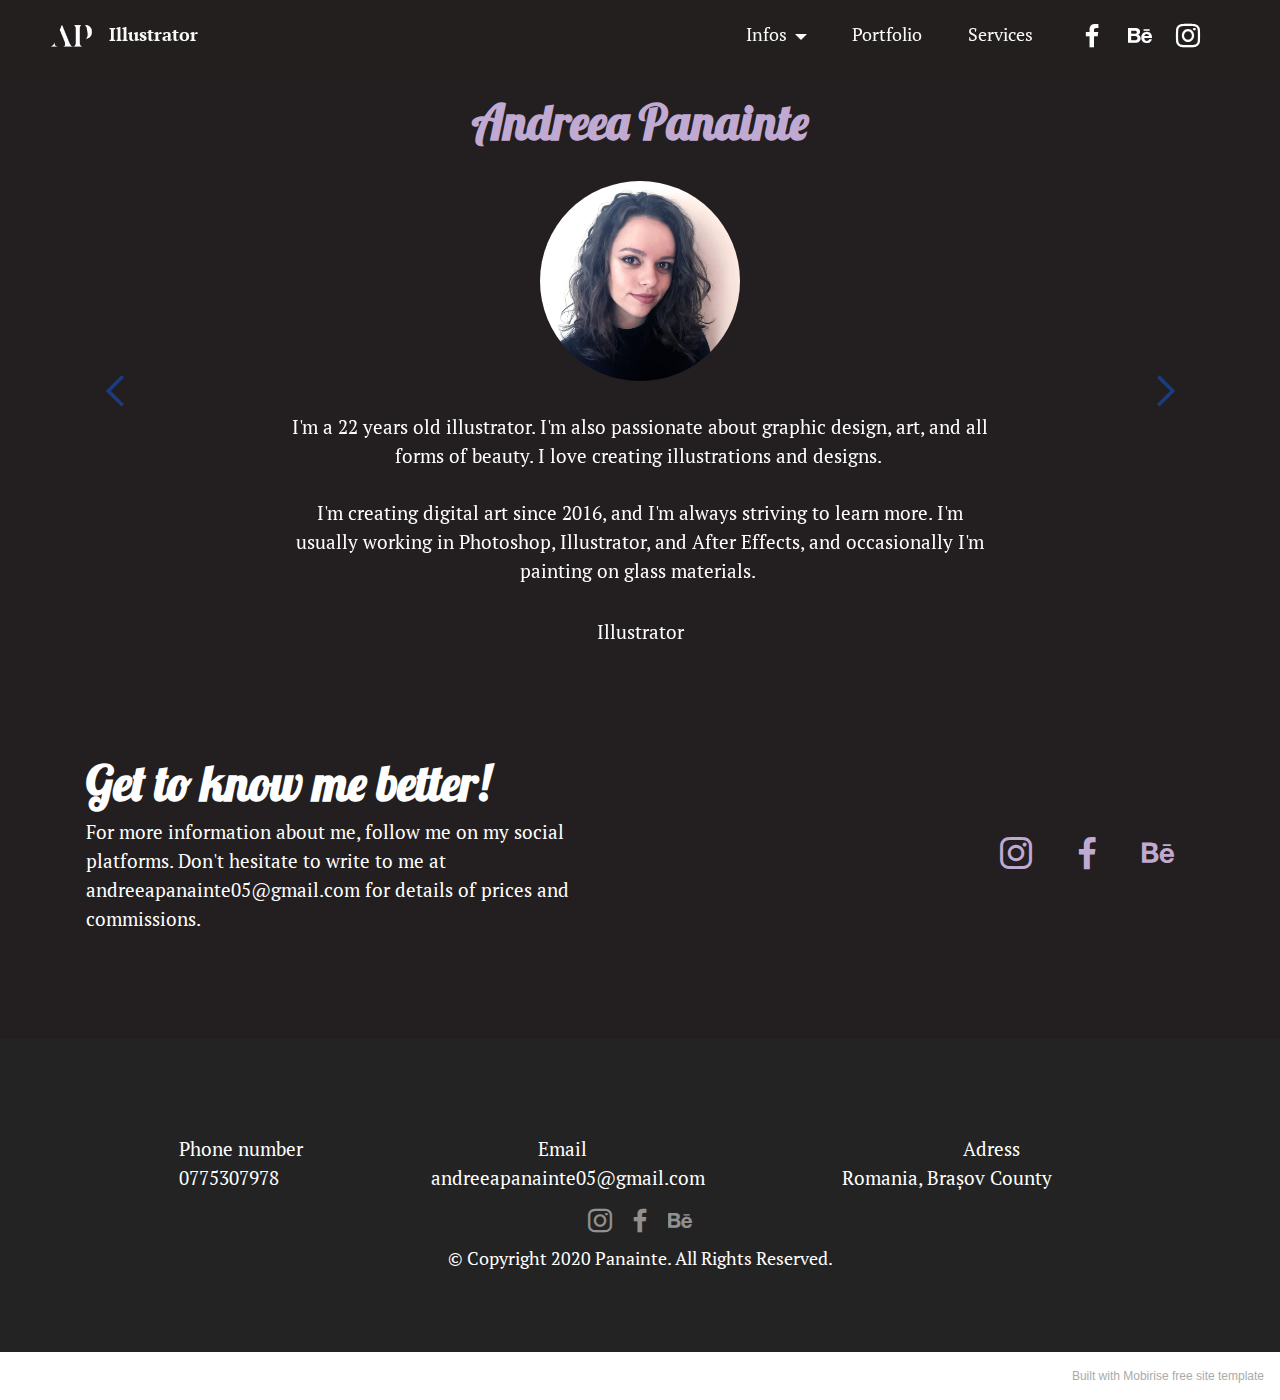
<file: aboutme.html>
<!DOCTYPE html>
<html  >
<head>
  <!-- Site made with Mobirise Website Builder v5.2.0, https://mobirise.com -->
  <meta charset="UTF-8">
  <meta http-equiv="X-UA-Compatible" content="IE=edge">
  <meta name="generator" content="Mobirise v5.2.0, mobirise.com">
  <meta name="viewport" content="width=device-width, initial-scale=1, minimum-scale=1">
  <link rel="shortcut icon" href="assets/images/andreea-2.png" type="image/x-icon">
  <meta name="description" content="Andreea Panainte, illustrator and graphic designer.">
  
  
  <title>About me</title>
  <link rel="stylesheet" href="assets/web/assets/mobirise-icons2/mobirise2.css">
  <link rel="stylesheet" href="assets/tether/tether.min.css">
  <link rel="stylesheet" href="assets/bootstrap/css/bootstrap.min.css">
  <link rel="stylesheet" href="assets/bootstrap/css/bootstrap-grid.min.css">
  <link rel="stylesheet" href="assets/bootstrap/css/bootstrap-reboot.min.css">
  <link rel="stylesheet" href="assets/dropdown/css/style.css">
  <link rel="stylesheet" href="assets/socicon/css/styles.css">
  <link rel="stylesheet" href="assets/theme/css/style.css">
  <link rel="preload" as="style" href="assets/mobirise/css/mbr-additional.css"><link rel="stylesheet" href="assets/mobirise/css/mbr-additional.css" type="text/css">
  
  
  
  
</head>
<body>
  
  <section class="menu menu3 cid-sjyFmzFrlG" once="menu" id="menu3-19">
    
    <nav class="navbar navbar-dropdown navbar-fixed-top navbar-expand-lg">
        <div class="container-fluid">
            <div class="navbar-brand">
                <span class="navbar-logo">
                    <a href="home.html">
                        <img src="assets/images/andreea-2.png" alt="Mobirise" style="height: 3rem;">
                    </a>
                </span>
                <span class="navbar-caption-wrap"><a class="navbar-caption text-white display-4" href="home.html">Illustrator</a></span>
            </div>
            <button class="navbar-toggler" type="button" data-toggle="collapse" data-target="#navbarSupportedContent" aria-controls="navbarNavAltMarkup" aria-expanded="false" aria-label="Toggle navigation">
                <div class="hamburger">
                    <span></span>
                    <span></span>
                    <span></span>
                    <span></span>
                </div>
            </button>
            <div class="collapse navbar-collapse" id="navbarSupportedContent">
                <ul class="navbar-nav nav-dropdown nav-right" data-app-modern-menu="true"><li class="nav-item dropdown"><a class="nav-link link dropdown-toggle text-white display-4" href="#" aria-expanded="false" data-toggle="dropdown-submenu">Infos</a><div class="dropdown-menu"><a class="dropdown-item text-white display-4" href="aboutme.html" aria-expanded="false">About me</a><a class="dropdown-item text-white display-4" href="contact.html" aria-expanded="false">Contact</a></div></li>
                    <li class="nav-item"><a class="nav-link link text-white display-4" href="portfolio.html" aria-expanded="false">
                            Portfolio</a></li><li class="nav-item"><a class="nav-link link text-white display-4" href="services.html" aria-expanded="true">
                            Services</a></li></ul>
                <div class="icons-menu">
                    <a class="iconfont-wrapper" href="https://www.facebook.com/panainteet/" target="_blank">
                        <span class="p-2 mbr-iconfont socicon-facebook socicon"></span>
                    </a>
                    <a class="iconfont-wrapper" href="https://www.behance.net/andreeapan64abpan" target="_blank">
                        <span class="p-2 mbr-iconfont socicon-behance socicon"></span>
                    </a>
                    <a class="iconfont-wrapper" href="https://www.instagram.com/andreea_panainte5/" target="_blank">
                        <span class="p-2 mbr-iconfont socicon-instagram socicon"></span>
                    </a>
                    
                </div>
                
            </div>
        </div>
    </nav>
</section>

<section class="testimonails3 carousel slide testimonials-slider cid-sjys6kOHDZ" data-interval="false" id="testimonials3-15">

    

    

    <div class="text-center container">
        <h3 class="mb-4 mbr-fonts-style display-2">
            <strong>Andreea Panainte</strong></h3>

        <div class="carousel slide" role="listbox" data-pause="true" data-keyboard="false" data-ride="false" data-interval="false">
            <div class="carousel-inner">
                
                
            <div class="carousel-item">
                    <div class="user col-md-8">
                        <div class="user_image">
                            <img src="assets/images/104722211-2757365247706771-4588153864173478313-o.jpg" alt="">
                        </div>
                        <div class="user_text mb-4">
                            <p class="mbr-fonts-style display-7">I'm a 22 years old illustrator. I'm also passionate about graphic design, art, and all forms of beauty. I love creating illustrations and designs.&nbsp;<br><br>I'm creating digital art since 2016, and I'm always striving to learn more. I'm usually working in Photoshop, Illustrator, and After Effects, and occasionally I'm painting on glass materials.&nbsp;</p>
                        </div>
                        
                        <div class="user_desk mbr-fonts-style display-7">
                            Illustrator</div>
                    </div>
                </div><div class="carousel-item">
                    <div class="user col-md-8">
                        <div class="user_image">
                            <img src="assets/images/profil-insta-1.png" alt="">
                        </div>
                        <div class="user_text mb-4">
                            <p class="mbr-fonts-style display-7">Graphic contests<br><br>1. ExplorIT (2016) - 2nd place<br>2. Romanian Testing Conference (2019) - first place<br>&nbsp;</p>
                        </div>
                        
                        <div class="user_desk mbr-fonts-style display-7">
                            Illustrator</div>
                    </div>
                </div></div>

            <div class="carousel-controls">
                <a class="carousel-control-prev" role="button" data-slide="prev">
                    <span aria-hidden="true" class="mobi-mbri mobi-mbri-arrow-prev mbr-iconfont"></span>
                    <span class="sr-only">Previous</span>
                </a>

                <a class="carousel-control-next" role="button" data-slide="next">
                    <span aria-hidden="true" class="mobi-mbri mobi-mbri-arrow-next mbr-iconfont"></span>
                    <span class="sr-only">Next</span>
                </a>
            </div>
        </div>
    </div>
</section>

<section class="contacts4 cid-sjy4d1w2kX" id="contacts4-h">

    

    

    <div class="container">
        <div class="row align-items-center justify-content-center">
            <div class="text-content col-12 col-md-6">
                <h2 class="mbr-section-title mbr-fonts-style display-2">
                    <strong>Get to know me better!</strong></h2>
                <p class="mbr-text mbr-fonts-style display-7">For more information about me, follow me on my social platforms. Don't hesitate to write to me at andreeapanainte05@gmail.com for details of prices and commissions.&nbsp;</p>
            </div>
            <div class="icons d-flex align-items-center col-12 col-md-6 justify-content-end mt-md-0 mt-2 flex-wrap">
                <a href="https://www.instagram.com/andreea_panainte5/?hl=ro" target="_blank">
                    <span class="mbr-iconfont mbr-iconfont-social socicon-instagram socicon" style="color: rgb(193, 170, 209); fill: rgb(193, 170, 209);"></span>
                </a>
                <a href="https://www.facebook.com/panainteet/" target="_blank">
                    <span class="mbr-iconfont mbr-iconfont-social socicon-facebook socicon" style="color: rgb(193, 170, 209); fill: rgb(193, 170, 209);"></span>
                </a>
                <a href="https://www.behance.net/andreeapan64abpan" target="_blank">
                    <span class="mbr-iconfont mbr-iconfont-social socicon-behance socicon" style="color: rgb(193, 170, 209); fill: rgb(193, 170, 209);"></span>
                </a>
                
                
                
                
                
                
                
            </div>
        </div>
    </div>
    
</section>

<section class="footer3 cid-sjyoEVcEDh" once="footers" id="footer3-14">

    

    

    <div class="container">
        <div class="media-container-row align-center mbr-white">
            <div class="row row-links">
                <ul class="foot-menu">
                    
                    
                    
                    
                    
                <li class="foot-menu-item mbr-fonts-style display-7">Phone number&nbsp; &nbsp; &nbsp; &nbsp;<br>&nbsp; &nbsp; &nbsp; &nbsp; &nbsp;0775307978&nbsp; &nbsp; &nbsp; &nbsp; &nbsp; &nbsp; &nbsp; &nbsp; &nbsp; &nbsp; &nbsp;</li><li class="foot-menu-item mbr-fonts-style display-7">Email&nbsp; &nbsp; &nbsp; &nbsp; &nbsp; &nbsp; &nbsp; &nbsp; &nbsp; &nbsp;&nbsp;<br>&nbsp; &nbsp;andreeapanainte05@gmail.com&nbsp; &nbsp; &nbsp; &nbsp; &nbsp; &nbsp; &nbsp; &nbsp; &nbsp; &nbsp; &nbsp;</li><li class="foot-menu-item mbr-fonts-style display-7">
                        <a class="text-white" href="#" target="_blank">A</a>dress&nbsp;<br>Romania, Brașov County&nbsp; &nbsp; &nbsp; &nbsp; &nbsp; &nbsp; &nbsp; &nbsp; &nbsp; &nbsp;</li></ul>
            </div>
            <div class="row social-row">
                <div class="social-list align-right pb-2">
                    
                    
                    
                    
                    
                    
                <div class="soc-item">
                        <a href="https://www.instagram.com/andreea_panainte5/" target="_blank">
                            <span class="mbr-iconfont mbr-iconfont-social socicon-instagram socicon"></span>
                        </a>
                    </div><div class="soc-item">
                        <a href="https://www.facebook.com/panainteet/" target="_blank">
                            <span class="mbr-iconfont mbr-iconfont-social socicon-facebook socicon"></span>
                        </a>
                    </div><div class="soc-item">
                        <a href="https://www.behance.net/andreeapan64abpan" target="_blank">
                            <span class="mbr-iconfont mbr-iconfont-social socicon-behance socicon"></span>
                        </a>
                    </div></div>
            </div>
            <div class="row row-copirayt">
                <p class="mbr-text mb-0 mbr-fonts-style mbr-white align-center display-4">
                    © Copyright 2020 Panainte. All Rights Reserved.
                </p>
            </div>
        </div>
    </div>
</section><section style="background-color: #fff; font-family: -apple-system, BlinkMacSystemFont, 'Segoe UI', 'Roboto', 'Helvetica Neue', Arial, sans-serif; color:#aaa; font-size:12px; padding: 0; align-items: center; display: flex;"><a href="https://mobirise.site/l" style="flex: 1 1; height: 3rem; padding-left: 1rem;"></a><p style="flex: 0 0 auto; margin:0; padding-right:1rem;"><a href="https://mobirise.site/t" style="color:#aaa;">Built</a> with Mobirise free site template</p></section><script src="assets/web/assets/jquery/jquery.min.js"></script>  <script src="assets/popper/popper.min.js"></script>  <script src="assets/tether/tether.min.js"></script>  <script src="assets/bootstrap/js/bootstrap.min.js"></script>  <script src="assets/smoothscroll/smooth-scroll.js"></script>  <script src="assets/dropdown/js/nav-dropdown.js"></script>  <script src="assets/dropdown/js/navbar-dropdown.js"></script>  <script src="assets/touchswipe/jquery.touch-swipe.min.js"></script>  <script src="assets/bootstrapcarouselswipe/bootstrap-carousel-swipe.js"></script>  <script src="assets/mbr-testimonials-slider/mbr-testimonials-slider.js"></script>  <script src="assets/sociallikes/social-likes.js"></script>  <script src="assets/theme/js/script.js"></script>  
  
  
</body>
</html>
</file>
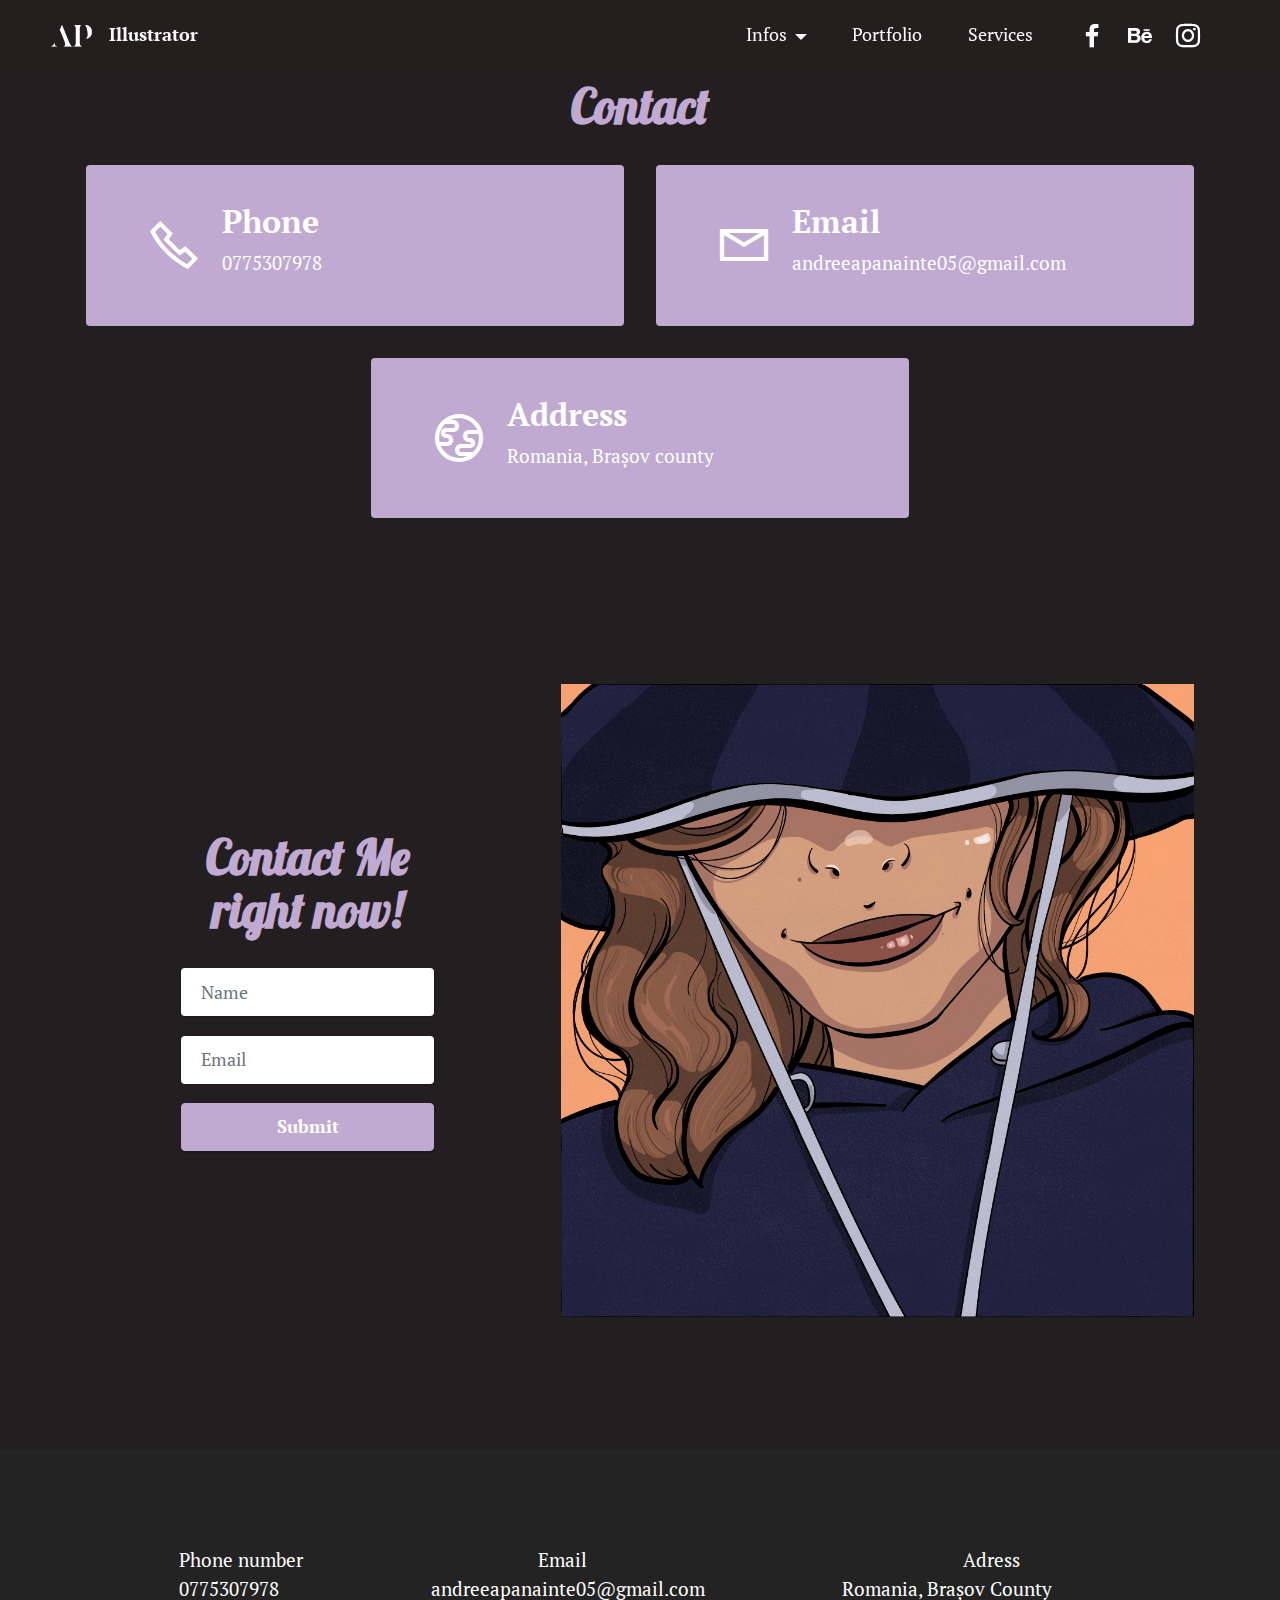
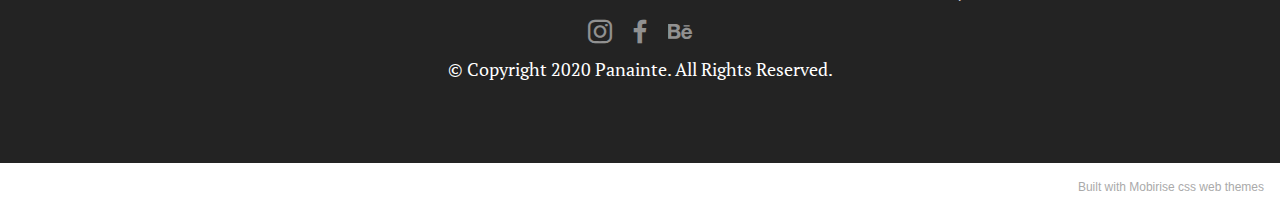
<file: contact.html>
<!DOCTYPE html>
<html  >
<head>
  <!-- Site made with Mobirise Website Builder v5.2.0, https://mobirise.com -->
  <meta charset="UTF-8">
  <meta http-equiv="X-UA-Compatible" content="IE=edge">
  <meta name="generator" content="Mobirise v5.2.0, mobirise.com">
  <meta name="viewport" content="width=device-width, initial-scale=1, minimum-scale=1">
  <link rel="shortcut icon" href="assets/images/andreea-2.png" type="image/x-icon">
  <meta name="description" content="Social media platforms.">
  
  
  <title>Contact</title>
  <link rel="stylesheet" href="assets/web/assets/mobirise-icons2/mobirise2.css">
  <link rel="stylesheet" href="assets/tether/tether.min.css">
  <link rel="stylesheet" href="assets/bootstrap/css/bootstrap.min.css">
  <link rel="stylesheet" href="assets/bootstrap/css/bootstrap-grid.min.css">
  <link rel="stylesheet" href="assets/bootstrap/css/bootstrap-reboot.min.css">
  <link rel="stylesheet" href="assets/dropdown/css/style.css">
  <link rel="stylesheet" href="assets/socicon/css/styles.css">
  <link rel="stylesheet" href="assets/theme/css/style.css">
  <link rel="preload" as="style" href="assets/mobirise/css/mbr-additional.css"><link rel="stylesheet" href="assets/mobirise/css/mbr-additional.css" type="text/css">
  
  
  
  
</head>
<body>
  
  <section class="menu menu3 cid-sjyFqJEdyv" once="menu" id="menu3-1a">
    
    <nav class="navbar navbar-dropdown navbar-fixed-top navbar-expand-lg">
        <div class="container-fluid">
            <div class="navbar-brand">
                <span class="navbar-logo">
                    <a href="home.html">
                        <img src="assets/images/andreea-2.png" alt="Mobirise" style="height: 3rem;">
                    </a>
                </span>
                <span class="navbar-caption-wrap"><a class="navbar-caption text-white display-4" href="home.html">Illustrator</a></span>
            </div>
            <button class="navbar-toggler" type="button" data-toggle="collapse" data-target="#navbarSupportedContent" aria-controls="navbarNavAltMarkup" aria-expanded="false" aria-label="Toggle navigation">
                <div class="hamburger">
                    <span></span>
                    <span></span>
                    <span></span>
                    <span></span>
                </div>
            </button>
            <div class="collapse navbar-collapse" id="navbarSupportedContent">
                <ul class="navbar-nav nav-dropdown nav-right" data-app-modern-menu="true"><li class="nav-item dropdown"><a class="nav-link link dropdown-toggle text-white display-4" href="#" aria-expanded="false" data-toggle="dropdown-submenu">Infos</a><div class="dropdown-menu"><a class="dropdown-item text-white display-4" href="aboutme.html" aria-expanded="false">About me</a><a class="dropdown-item text-white display-4" href="contact.html" aria-expanded="false">Contact</a></div></li>
                    <li class="nav-item"><a class="nav-link link text-white display-4" href="portfolio.html" aria-expanded="false">
                            Portfolio</a></li><li class="nav-item"><a class="nav-link link text-white display-4" href="services.html" aria-expanded="true">
                            Services</a></li></ul>
                <div class="icons-menu">
                    <a class="iconfont-wrapper" href="https://www.facebook.com/panainteet/" target="_blank">
                        <span class="p-2 mbr-iconfont socicon-facebook socicon"></span>
                    </a>
                    <a class="iconfont-wrapper" href="https://www.behance.net/andreeapan64abpan" target="_blank">
                        <span class="p-2 mbr-iconfont socicon-behance socicon"></span>
                    </a>
                    <a class="iconfont-wrapper" href="https://www.instagram.com/andreea_panainte5/" target="_blank">
                        <span class="p-2 mbr-iconfont socicon-instagram socicon"></span>
                    </a>
                    
                </div>
                
            </div>
        </div>
    </nav>
</section>

<section class="contacts2 cid-sjylaN5t2u" id="contacts2-10">
    <!---->
    
    
    <div class="container">
        <div class="mbr-section-head">
            <h3 class="mbr-section-title mbr-fonts-style align-center mb-0 display-2">
                <strong>Contact</strong></h3>
            
        </div>
        <div class="row justify-content-center mt-4">
            <div class="card col-12 col-md-6">
                <div class="card-wrapper">
                    <div class="image-wrapper">
                        <a href="tel:0775307978"><span class="mbr-iconfont mobi-mbri-phone mobi-mbri"></span></a>
                    </div>
                    <div class="text-wrapper">
                        <h6 class="card-title mbr-fonts-style mb-1 display-5">
                            <strong>Phone</strong>
                        </h6>
                        <p class="mbr-text mbr-fonts-style display-7">
                            <a href="tel:+12345678910" class="text-primary">0</a>775307978</p>
                    </div>
                </div>
            </div>
            <div class="card col-12 col-md-6">
                <div class="card-wrapper">
                    <div class="image-wrapper">
                        <a href="mailto:andreeapanainte05@gmail.com"><span class="mbr-iconfont mobi-mbri-letter mobi-mbri"></span></a>
                    </div>
                    <div class="text-wrapper">
                        <h6 class="card-title mbr-fonts-style mb-1 display-5">
                            <strong>Email</strong>
                        </h6>
                        <p class="mbr-text mbr-fonts-style display-7">
                            <a href="mailto:info@site.com" class="text-primary">a</a>ndreeapanainte05@gmail.com</p>
                    </div>
                </div>
            </div>
            <div class="card col-12 col-md-6">
                <div class="card-wrapper">
                    <div class="image-wrapper">
                        <a href="https://www.google.ro/maps/place/Jude%C8%9Bul+Bra%C8%99ov/@45.7756986,24.8068303,9z/data=!3m1!4b1!4m5!3m4!1s0x40b35b862aa214f1:0xec4b61a6e3f9d8ab!8m2!3d45.7781844!4d25.22258"><span class="mbr-iconfont mobi-mbri-globe mobi-mbri"></span></a>
                    </div>
                    <div class="text-wrapper">
                        <h6 class="card-title mbr-fonts-style mb-1 display-5">
                            <strong>Address</strong>
                        </h6>
                        <p class="mbr-text mbr-fonts-style display-7">
                            Romania, Brașov county</p>
                    </div>
                </div>
            </div>
            
        </div>
    </div>
</section>

<section class="form4 cid-sjy7ZEchcv mbr-fullscreen" id="form4-y">

    

    

    <div class="container">
        <div class="row content-wrapper justify-content-center">
            <div class="col-lg-3 offset-lg-1 mbr-form" data-form-type="formoid">
                <form action="https://mobirise.eu/" method="POST" class="mbr-form form-with-styler" data-form-title="Form Name"><input type="hidden" name="email" data-form-email="true" value="hcJXAh4Q6/dzD2JpuT78y7UTE6QDnFGgqWaAJ3Cn6vrHLHC6fIQkFhAvqwAQ8r4GgbnSSba7/lBtFqOIeycIiLgu8uNO1emmRJo3cohwTPKIxR6wB4/k9lyERAcMO8zh">
                    <div class="">
                        <div hidden="hidden" data-form-alert="" class="alert alert-success col-12">Thanks for filling
                            out the form!</div>
                        <div hidden="hidden" data-form-alert-danger="" class="alert alert-danger col-12">Oops...! some
                            problem!</div>
                    </div>
                    <div class="dragArea row">
                        <div class="col-lg-12 col-md-12 col-sm-12">
                            <h1 class="mbr-section-title mb-4 display-2">
                                <strong>Contact Me right now!</strong></h1>
                        </div>
                        <div class="col-lg-12 col-md-12 col-sm-12">
                            
                        </div>
                        <div class="col-lg-12 col-md col-12 form-group" data-for="name">
                            <input type="text" name="name" placeholder="Name" data-form-field="name" class="form-control" value="" id="name-form4-y">
                        </div>
                        <div class="col-lg-12 col-md col-12 form-group" data-for="email">
                            <input type="email" name="email" placeholder="Email" data-form-field="email" class="form-control" value="" id="email-form4-y">
                        </div>
                        <div class="col-12 col-md-auto mbr-section-btn"><button type="submit" class="btn btn-secondary display-4">Submit</button></div>
                    </div>
                </form>
            </div>
            <div class="col-lg-7 offset-lg-1 col-12">
                <div class="image-wrapper">
                    <img class="w-100" src="assets/images/profil-insta-1.png" alt="Mobirise">
                </div>
            </div>
        </div>
    </div>
</section>

<section class="footer3 cid-sjyoEVcEDh" once="footers" id="footer3-14">

    

    

    <div class="container">
        <div class="media-container-row align-center mbr-white">
            <div class="row row-links">
                <ul class="foot-menu">
                    
                    
                    
                    
                    
                <li class="foot-menu-item mbr-fonts-style display-7">Phone number&nbsp; &nbsp; &nbsp; &nbsp;<br>&nbsp; &nbsp; &nbsp; &nbsp; &nbsp;0775307978&nbsp; &nbsp; &nbsp; &nbsp; &nbsp; &nbsp; &nbsp; &nbsp; &nbsp; &nbsp; &nbsp;</li><li class="foot-menu-item mbr-fonts-style display-7">Email&nbsp; &nbsp; &nbsp; &nbsp; &nbsp; &nbsp; &nbsp; &nbsp; &nbsp; &nbsp;&nbsp;<br>&nbsp; &nbsp;andreeapanainte05@gmail.com&nbsp; &nbsp; &nbsp; &nbsp; &nbsp; &nbsp; &nbsp; &nbsp; &nbsp; &nbsp; &nbsp;</li><li class="foot-menu-item mbr-fonts-style display-7">
                        <a class="text-white" href="#" target="_blank">A</a>dress&nbsp;<br>Romania, Brașov County&nbsp; &nbsp; &nbsp; &nbsp; &nbsp; &nbsp; &nbsp; &nbsp; &nbsp; &nbsp;</li></ul>
            </div>
            <div class="row social-row">
                <div class="social-list align-right pb-2">
                    
                    
                    
                    
                    
                    
                <div class="soc-item">
                        <a href="https://www.instagram.com/andreea_panainte5/" target="_blank">
                            <span class="mbr-iconfont mbr-iconfont-social socicon-instagram socicon"></span>
                        </a>
                    </div><div class="soc-item">
                        <a href="https://www.facebook.com/panainteet/" target="_blank">
                            <span class="mbr-iconfont mbr-iconfont-social socicon-facebook socicon"></span>
                        </a>
                    </div><div class="soc-item">
                        <a href="https://www.behance.net/andreeapan64abpan" target="_blank">
                            <span class="mbr-iconfont mbr-iconfont-social socicon-behance socicon"></span>
                        </a>
                    </div></div>
            </div>
            <div class="row row-copirayt">
                <p class="mbr-text mb-0 mbr-fonts-style mbr-white align-center display-4">
                    © Copyright 2020 Panainte. All Rights Reserved.
                </p>
            </div>
        </div>
    </div>
</section><section style="background-color: #fff; font-family: -apple-system, BlinkMacSystemFont, 'Segoe UI', 'Roboto', 'Helvetica Neue', Arial, sans-serif; color:#aaa; font-size:12px; padding: 0; align-items: center; display: flex;"><a href="https://mobirise.site/b" style="flex: 1 1; height: 3rem; padding-left: 1rem;"></a><p style="flex: 0 0 auto; margin:0; padding-right:1rem;"><a href="https://mobirise.site/t" style="color:#aaa;">Built</a> with Mobirise css web themes</p></section><script src="assets/web/assets/jquery/jquery.min.js"></script>  <script src="assets/popper/popper.min.js"></script>  <script src="assets/tether/tether.min.js"></script>  <script src="assets/bootstrap/js/bootstrap.min.js"></script>  <script src="assets/smoothscroll/smooth-scroll.js"></script>  <script src="assets/dropdown/js/nav-dropdown.js"></script>  <script src="assets/dropdown/js/navbar-dropdown.js"></script>  <script src="assets/touchswipe/jquery.touch-swipe.min.js"></script>  <script src="assets/theme/js/script.js"></script>  <script src="assets/formoid/formoid.min.js"></script>  
  
  
</body>
</html>
</file>
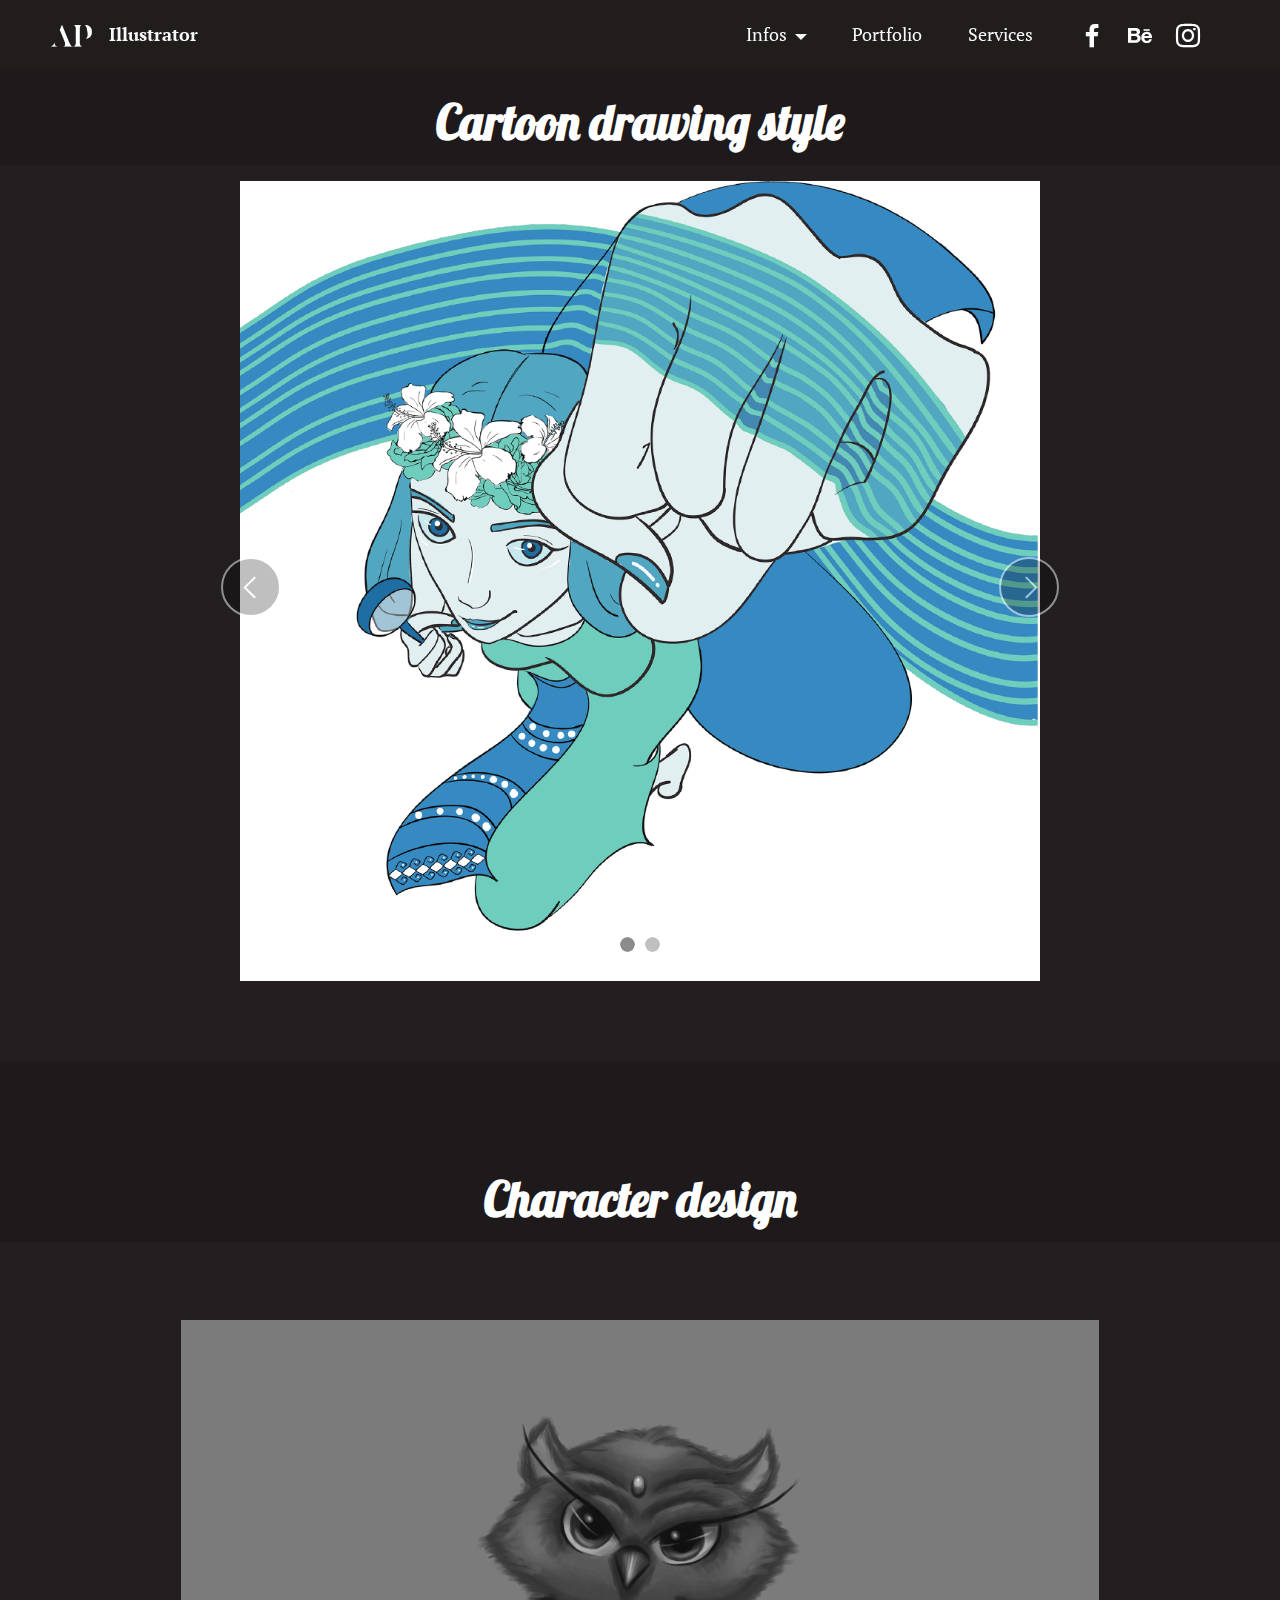
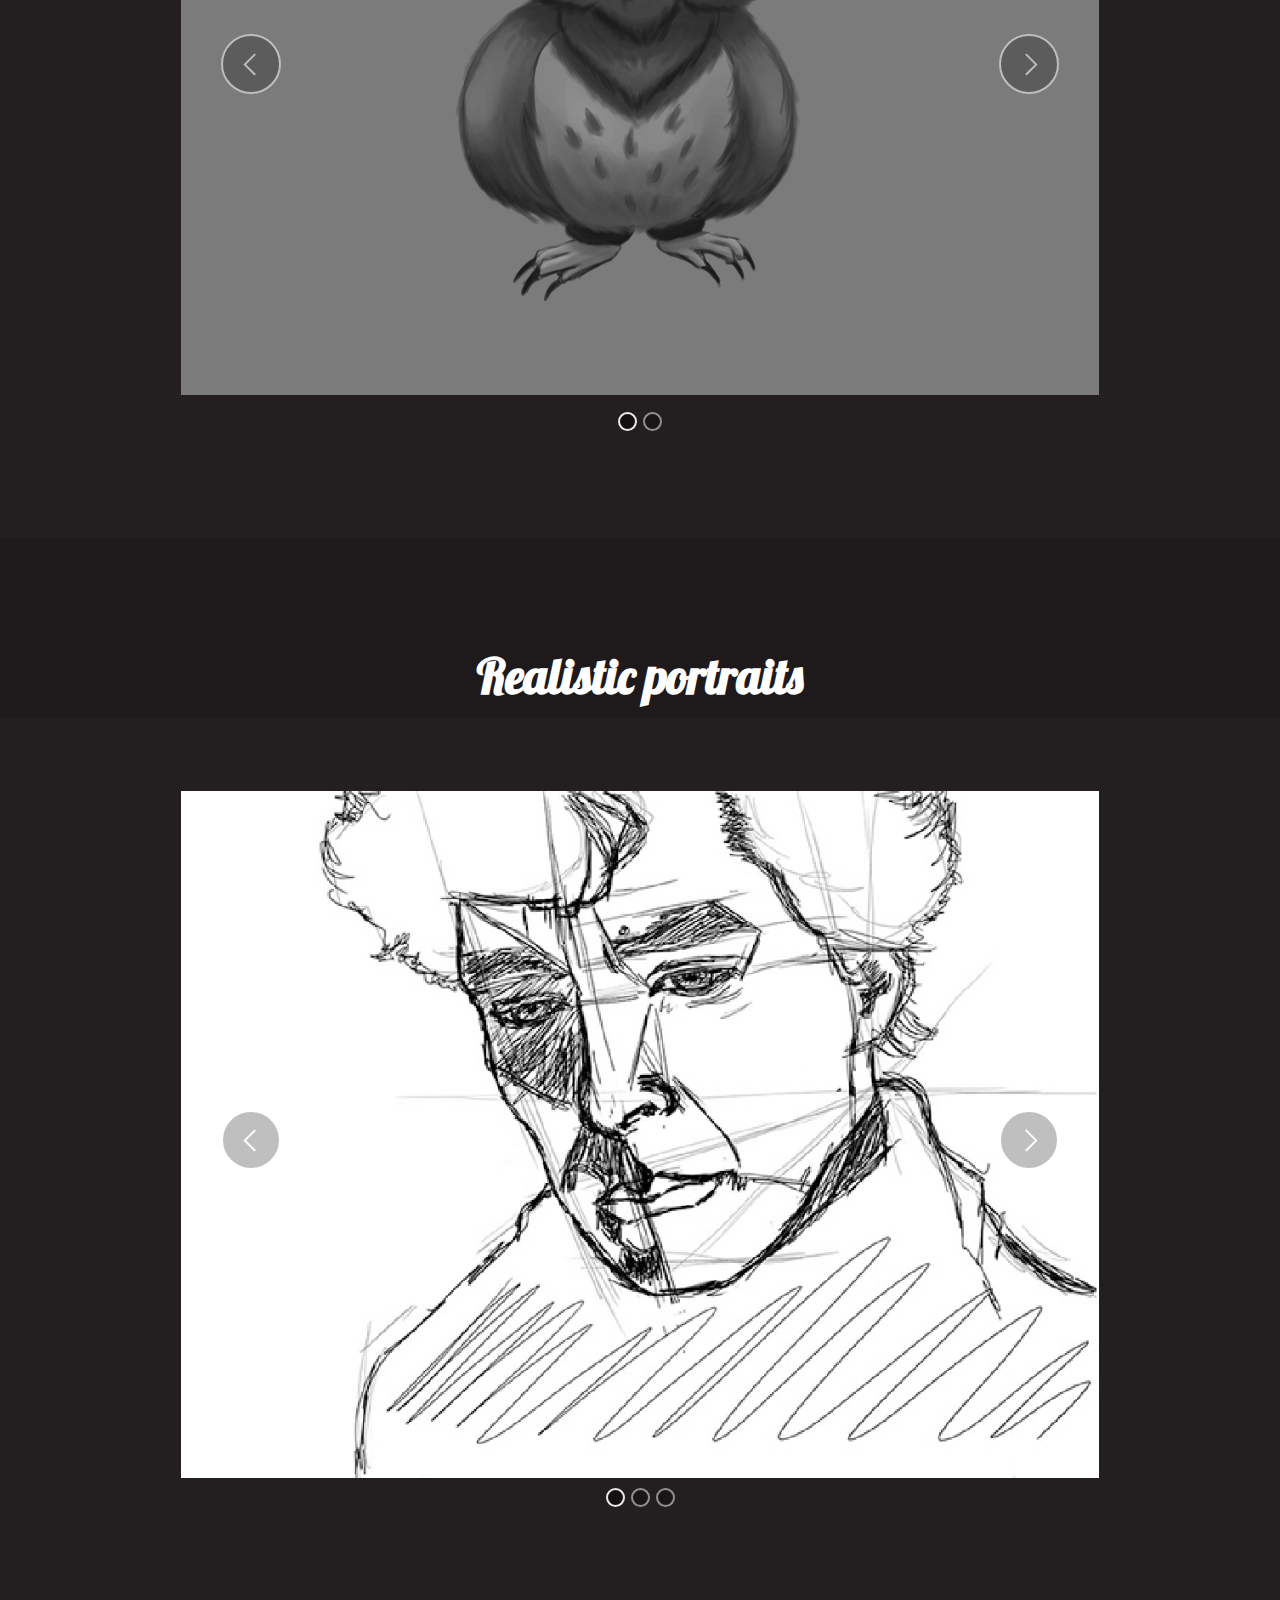
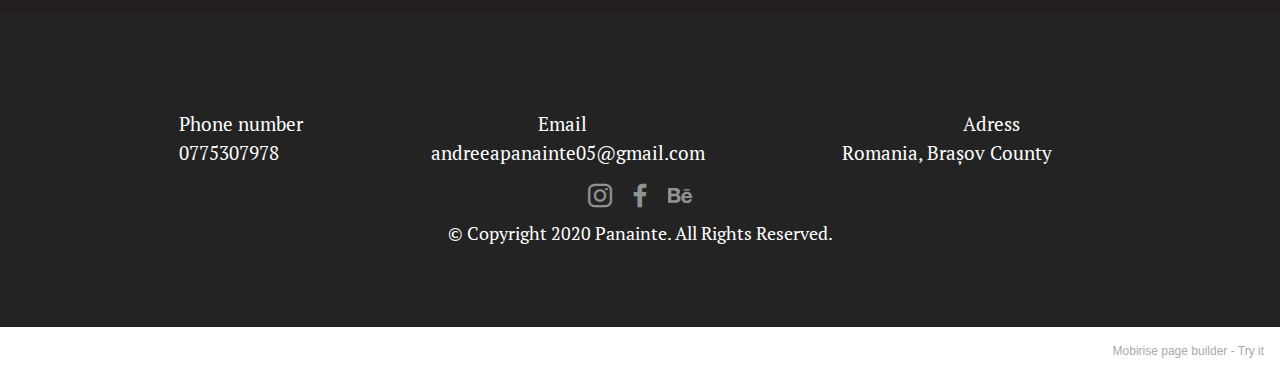
<file: portfolio.html>
<!DOCTYPE html>
<html  >
<head>
  <!-- Site made with Mobirise Website Builder v5.2.0, https://mobirise.com -->
  <meta charset="UTF-8">
  <meta http-equiv="X-UA-Compatible" content="IE=edge">
  <meta name="generator" content="Mobirise v5.2.0, mobirise.com">
  <meta name="viewport" content="width=device-width, initial-scale=1, minimum-scale=1">
  <link rel="shortcut icon" href="assets/images/andreea-2.png" type="image/x-icon">
  <meta name="description" content="Illustration portfolio. Character design, Cartoon drawing style, Realistic portraits.">
  
  
  <title>Portfolio</title>
  <link rel="stylesheet" href="assets/web/assets/mobirise-icons2/mobirise2.css">
  <link rel="stylesheet" href="assets/tether/tether.min.css">
  <link rel="stylesheet" href="assets/bootstrap/css/bootstrap.min.css">
  <link rel="stylesheet" href="assets/bootstrap/css/bootstrap-grid.min.css">
  <link rel="stylesheet" href="assets/bootstrap/css/bootstrap-reboot.min.css">
  <link rel="stylesheet" href="assets/dropdown/css/style.css">
  <link rel="stylesheet" href="assets/socicon/css/styles.css">
  <link rel="stylesheet" href="assets/theme/css/style.css">
  <link rel="preload" as="style" href="assets/mobirise/css/mbr-additional.css"><link rel="stylesheet" href="assets/mobirise/css/mbr-additional.css" type="text/css">
  
  
  
  
</head>
<body>
  
  <section class="menu menu3 cid-sjyFu5a5mM" once="menu" id="menu3-1b">
    
    <nav class="navbar navbar-dropdown navbar-fixed-top navbar-expand-lg">
        <div class="container-fluid">
            <div class="navbar-brand">
                <span class="navbar-logo">
                    <a href="home.html">
                        <img src="assets/images/andreea-2.png" alt="Mobirise" style="height: 3rem;">
                    </a>
                </span>
                <span class="navbar-caption-wrap"><a class="navbar-caption text-white display-4" href="home.html">Illustrator</a></span>
            </div>
            <button class="navbar-toggler" type="button" data-toggle="collapse" data-target="#navbarSupportedContent" aria-controls="navbarNavAltMarkup" aria-expanded="false" aria-label="Toggle navigation">
                <div class="hamburger">
                    <span></span>
                    <span></span>
                    <span></span>
                    <span></span>
                </div>
            </button>
            <div class="collapse navbar-collapse" id="navbarSupportedContent">
                <ul class="navbar-nav nav-dropdown nav-right" data-app-modern-menu="true"><li class="nav-item dropdown"><a class="nav-link link dropdown-toggle text-white display-4" href="#" aria-expanded="false" data-toggle="dropdown-submenu">Infos</a><div class="dropdown-menu"><a class="dropdown-item text-white display-4" href="aboutme.html" aria-expanded="false">About me</a><a class="dropdown-item text-white display-4" href="contact.html" aria-expanded="false">Contact</a></div></li>
                    <li class="nav-item"><a class="nav-link link text-white display-4" href="portfolio.html" aria-expanded="false">
                            Portfolio</a></li><li class="nav-item"><a class="nav-link link text-white display-4" href="services.html" aria-expanded="true">
                            Services</a></li></ul>
                <div class="icons-menu">
                    <a class="iconfont-wrapper" href="https://www.facebook.com/panainteet/" target="_blank">
                        <span class="p-2 mbr-iconfont socicon-facebook socicon"></span>
                    </a>
                    <a class="iconfont-wrapper" href="https://www.behance.net/andreeapan64abpan" target="_blank">
                        <span class="p-2 mbr-iconfont socicon-behance socicon"></span>
                    </a>
                    <a class="iconfont-wrapper" href="https://www.instagram.com/andreea_panainte5/" target="_blank">
                        <span class="p-2 mbr-iconfont socicon-instagram socicon"></span>
                    </a>
                    
                </div>
                
            </div>
        </div>
    </nav>
</section>

<section class="header18 cid-sjyGgeCpUp" id="header18-1e">

    

    

    <div class="align-center container-fluid">
        <div class="row justify-content-center">
            <div class="col-12 col-lg-12">
                <h1 class="mbr-section-title mbr-fonts-style mbr-white mb-3 display-2"><strong>Cartoon drawing style</strong></h1>
                
                
                
            </div>
        </div>
    </div>
</section>

<section class="slider2 cid-sjyEGDLlqv" id="slider2-16">
    

    
    <div class="container">
        <div class="row justify-content-center">
            <div class="col-12 col-md-10">
                <div class="carousel slide" id="sjzPbrgmUy" data-interval="5000">
                    
                    <ol class="carousel-indicators">
                        <li data-slide-to="0" class="active" data-target="#sjzPbrgmUy"></li>
                        <li data-slide-to="1" data-target="#sjzPbrgmUy"></li>
                        
                    </ol>
                    <div class="carousel-inner">
                        <div class="carousel-item slider-image item active">
                            <div class="item-wrapper">
                                <img class="d-block w-100" src="assets/images/imag-site-1.png">
                                
                            </div>
                        </div>
                        <div class="carousel-item slider-image item">
                            <div class="item-wrapper">
                                <img class="d-block w-100" src="assets/images/profil-insta-1.png">
                                
                            </div>
                        </div>
                        
                    </div>
                    <a class="carousel-control carousel-control-prev" role="button" data-slide="prev" href="#sjzPbrgmUy">
                        <span class="mobi-mbri mobi-mbri-arrow-prev" aria-hidden="true"></span>
                        <span class="sr-only">Previous</span>
                    </a>
                    <a class="carousel-control carousel-control-next" role="button" data-slide="next" href="#sjzPbrgmUy">
                        <span class="mobi-mbri mobi-mbri-arrow-next" aria-hidden="true"></span>
                        <span class="sr-only">Next</span>
                    </a>
                </div>
            </div>
        </div>
    </div>
</section>

<section class="header18 cid-sjyGOfr2Cb" id="header18-1f">

    

    

    <div class="align-center container-fluid">
        <div class="row justify-content-center">
            <div class="col-12 col-lg-12">
                <h1 class="mbr-section-title mbr-fonts-style mbr-white mb-3 display-2"><strong>Character design</strong></h1>
                
                
                
            </div>
        </div>
    </div>
</section>

<section class="slider2 cid-sjyGP4x2mQ" id="slider2-1g">
    

    
    <div class="container">
        <div class="row justify-content-center">
            <div class="col-12 col-md-10">
                <div class="carousel slide" id="sjzPbs9OqD" data-interval="5000">
                    
                    <ol class="carousel-indicators">
                        <li data-slide-to="0" class="active" data-target="#sjzPbs9OqD"></li>
                        <li data-slide-to="1" data-target="#sjzPbs9OqD"></li>
                        
                    </ol>
                    <div class="carousel-inner">
                        <div class="carousel-item slider-image item active">
                            <div class="item-wrapper">
                                <img class="d-block w-100" src="assets/images/bufnita.jpg">
                                
                            </div>
                        </div>
                        <div class="carousel-item slider-image item">
                            <div class="item-wrapper">
                                <img class="d-block w-100" src="assets/images/evil-queen-profile-final-1.jpg">
                                
                            </div>
                        </div>
                        
                    </div>
                    <a class="carousel-control carousel-control-prev" role="button" data-slide="prev" href="#sjzPbs9OqD">
                        <span class="mobi-mbri mobi-mbri-arrow-prev" aria-hidden="true"></span>
                        <span class="sr-only">Previous</span>
                    </a>
                    <a class="carousel-control carousel-control-next" role="button" data-slide="next" href="#sjzPbs9OqD">
                        <span class="mobi-mbri mobi-mbri-arrow-next" aria-hidden="true"></span>
                        <span class="sr-only">Next</span>
                    </a>
                </div>
            </div>
        </div>
    </div>
</section>

<section class="header18 cid-sjyGPWldWu" id="header18-1h">

    

    

    <div class="align-center container-fluid">
        <div class="row justify-content-center">
            <div class="col-12 col-lg-12">
                <h1 class="mbr-section-title mbr-fonts-style mbr-white mb-3 display-2"><strong>Realistic portraits</strong></h1>
                
                
                
            </div>
        </div>
    </div>
</section>

<section class="slider2 cid-sjyKCTxaue" id="slider2-1m">
    

    
    <div class="container">
        <div class="row justify-content-center">
            <div class="col-12 col-md-10">
                <div class="carousel slide" id="sjzPbt11VV" data-interval="5000">
                    
                    <ol class="carousel-indicators">
                        <li data-slide-to="0" class="active" data-target="#sjzPbt11VV"></li>
                        <li data-slide-to="1" data-target="#sjzPbt11VV"></li><li data-slide-to="2" data-target="#sjzPbt11VV"></li>
                        
                    </ol>
                    <div class="carousel-inner">
                        <div class="carousel-item slider-image item active">
                            <div class="item-wrapper">
                                <img class="d-block w-100" src="assets/images/2.imag-site-4.png">
                                
                            </div>
                        </div>
                        <div class="carousel-item slider-image item">
                            <div class="item-wrapper">
                                <img class="d-block w-100" src="assets/images/2.imag-site-7.png">
                                
                            </div>
                        </div><div class="carousel-item slider-image item">
                            <div class="item-wrapper">
                                <img class="d-block w-100" src="assets/images/2.imag-site-5.png">
                                
                            </div>
                        </div>
                        
                    </div>
                    <a class="carousel-control carousel-control-prev" role="button" data-slide="prev" href="#sjzPbt11VV">
                        <span class="mobi-mbri mobi-mbri-arrow-prev" aria-hidden="true"></span>
                        <span class="sr-only">Previous</span>
                    </a>
                    <a class="carousel-control carousel-control-next" role="button" data-slide="next" href="#sjzPbt11VV">
                        <span class="mobi-mbri mobi-mbri-arrow-next" aria-hidden="true"></span>
                        <span class="sr-only">Next</span>
                    </a>
                </div>
            </div>
        </div>
    </div>
</section>

<section class="footer3 cid-sjyoEVcEDh" once="footers" id="footer3-14">

    

    

    <div class="container">
        <div class="media-container-row align-center mbr-white">
            <div class="row row-links">
                <ul class="foot-menu">
                    
                    
                    
                    
                    
                <li class="foot-menu-item mbr-fonts-style display-7">Phone number&nbsp; &nbsp; &nbsp; &nbsp;<br>&nbsp; &nbsp; &nbsp; &nbsp; &nbsp;0775307978&nbsp; &nbsp; &nbsp; &nbsp; &nbsp; &nbsp; &nbsp; &nbsp; &nbsp; &nbsp; &nbsp;</li><li class="foot-menu-item mbr-fonts-style display-7">Email&nbsp; &nbsp; &nbsp; &nbsp; &nbsp; &nbsp; &nbsp; &nbsp; &nbsp; &nbsp;&nbsp;<br>&nbsp; &nbsp;andreeapanainte05@gmail.com&nbsp; &nbsp; &nbsp; &nbsp; &nbsp; &nbsp; &nbsp; &nbsp; &nbsp; &nbsp; &nbsp;</li><li class="foot-menu-item mbr-fonts-style display-7">
                        <a class="text-white" href="#" target="_blank">A</a>dress&nbsp;<br>Romania, Brașov County&nbsp; &nbsp; &nbsp; &nbsp; &nbsp; &nbsp; &nbsp; &nbsp; &nbsp; &nbsp;</li></ul>
            </div>
            <div class="row social-row">
                <div class="social-list align-right pb-2">
                    
                    
                    
                    
                    
                    
                <div class="soc-item">
                        <a href="https://www.instagram.com/andreea_panainte5/" target="_blank">
                            <span class="mbr-iconfont mbr-iconfont-social socicon-instagram socicon"></span>
                        </a>
                    </div><div class="soc-item">
                        <a href="https://www.facebook.com/panainteet/" target="_blank">
                            <span class="mbr-iconfont mbr-iconfont-social socicon-facebook socicon"></span>
                        </a>
                    </div><div class="soc-item">
                        <a href="https://www.behance.net/andreeapan64abpan" target="_blank">
                            <span class="mbr-iconfont mbr-iconfont-social socicon-behance socicon"></span>
                        </a>
                    </div></div>
            </div>
            <div class="row row-copirayt">
                <p class="mbr-text mb-0 mbr-fonts-style mbr-white align-center display-4">
                    © Copyright 2020 Panainte. All Rights Reserved.
                </p>
            </div>
        </div>
    </div>
</section><section style="background-color: #fff; font-family: -apple-system, BlinkMacSystemFont, 'Segoe UI', 'Roboto', 'Helvetica Neue', Arial, sans-serif; color:#aaa; font-size:12px; padding: 0; align-items: center; display: flex;"><a href="https://mobirise.site/w" style="flex: 1 1; height: 3rem; padding-left: 1rem;"></a><p style="flex: 0 0 auto; margin:0; padding-right:1rem;">Mobirise page builder - <a href="https://mobirise.site/p" style="color:#aaa;">Try it</a></p></section><script src="assets/web/assets/jquery/jquery.min.js"></script>  <script src="assets/popper/popper.min.js"></script>  <script src="assets/tether/tether.min.js"></script>  <script src="assets/bootstrap/js/bootstrap.min.js"></script>  <script src="assets/smoothscroll/smooth-scroll.js"></script>  <script src="assets/dropdown/js/nav-dropdown.js"></script>  <script src="assets/dropdown/js/navbar-dropdown.js"></script>  <script src="assets/touchswipe/jquery.touch-swipe.min.js"></script>  <script src="assets/theme/js/script.js"></script>  
  
  
</body>
</html>
</file>
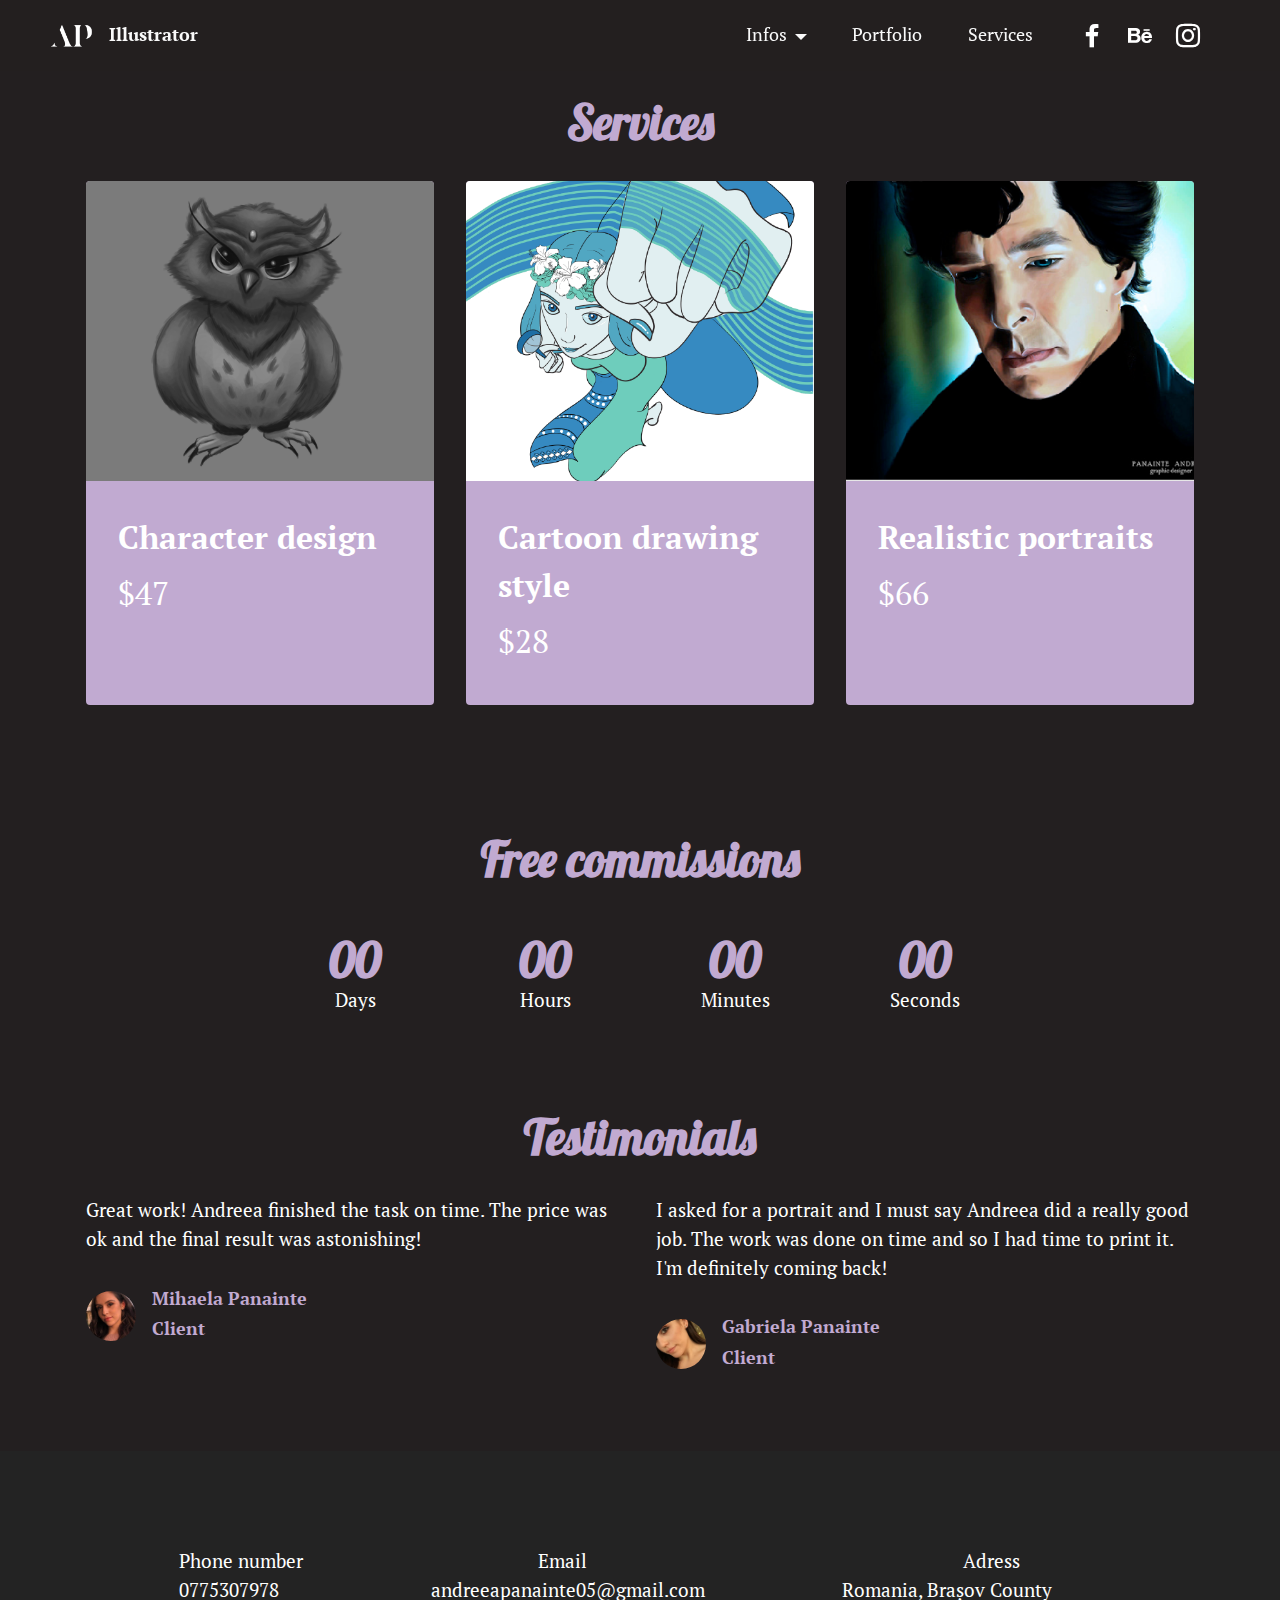
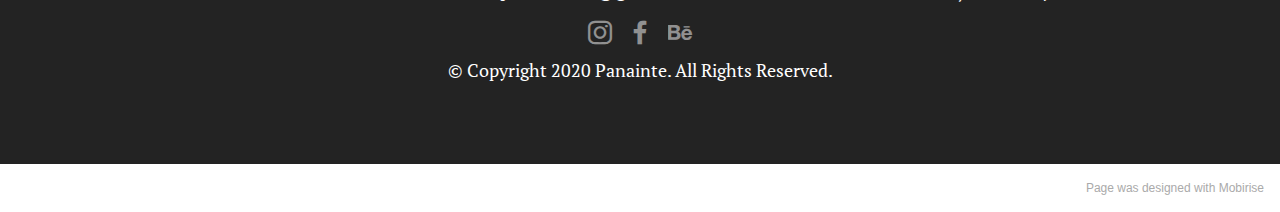
<file: services.html>
<!DOCTYPE html>
<html  >
<head>
  <!-- Site made with Mobirise Website Builder v5.2.0, https://mobirise.com -->
  <meta charset="UTF-8">
  <meta http-equiv="X-UA-Compatible" content="IE=edge">
  <meta name="generator" content="Mobirise v5.2.0, mobirise.com">
  <meta name="viewport" content="width=device-width, initial-scale=1, minimum-scale=1">
  <link rel="shortcut icon" href="assets/images/andreea-2.png" type="image/x-icon">
  <meta name="description" content="Illustration portfolio. Character design, Cartoon drawing style, Realistic portraits.">
  
  
  <title>Services</title>
  <link rel="stylesheet" href="assets/web/assets/mobirise-icons2/mobirise2.css">
  <link rel="stylesheet" href="assets/tether/tether.min.css">
  <link rel="stylesheet" href="assets/bootstrap/css/bootstrap.min.css">
  <link rel="stylesheet" href="assets/bootstrap/css/bootstrap-grid.min.css">
  <link rel="stylesheet" href="assets/bootstrap/css/bootstrap-reboot.min.css">
  <link rel="stylesheet" href="assets/dropdown/css/style.css">
  <link rel="stylesheet" href="assets/socicon/css/styles.css">
  <link rel="stylesheet" href="assets/theme/css/style.css">
  <link rel="preload" as="style" href="assets/mobirise/css/mbr-additional.css"><link rel="stylesheet" href="assets/mobirise/css/mbr-additional.css" type="text/css">
  
  
  
  
</head>
<body>
  
  <section class="menu menu3 cid-sjyFxL0Pte" once="menu" id="menu3-1c">
    
    <nav class="navbar navbar-dropdown navbar-fixed-top navbar-expand-lg">
        <div class="container-fluid">
            <div class="navbar-brand">
                <span class="navbar-logo">
                    <a href="home.html">
                        <img src="assets/images/andreea-2.png" alt="Mobirise" style="height: 3rem;">
                    </a>
                </span>
                <span class="navbar-caption-wrap"><a class="navbar-caption text-white display-4" href="home.html">Illustrator</a></span>
            </div>
            <button class="navbar-toggler" type="button" data-toggle="collapse" data-target="#navbarSupportedContent" aria-controls="navbarNavAltMarkup" aria-expanded="false" aria-label="Toggle navigation">
                <div class="hamburger">
                    <span></span>
                    <span></span>
                    <span></span>
                    <span></span>
                </div>
            </button>
            <div class="collapse navbar-collapse" id="navbarSupportedContent">
                <ul class="navbar-nav nav-dropdown nav-right" data-app-modern-menu="true"><li class="nav-item dropdown"><a class="nav-link link dropdown-toggle text-white display-4" href="#" aria-expanded="false" data-toggle="dropdown-submenu">Infos</a><div class="dropdown-menu"><a class="dropdown-item text-white display-4" href="aboutme.html" aria-expanded="false">About me</a><a class="dropdown-item text-white display-4" href="contact.html" aria-expanded="false">Contact</a></div></li>
                    <li class="nav-item"><a class="nav-link link text-white display-4" href="portfolio.html" aria-expanded="false">
                            Portfolio</a></li><li class="nav-item"><a class="nav-link link text-white display-4" href="services.html" aria-expanded="true">
                            Services</a></li></ul>
                <div class="icons-menu">
                    <a class="iconfont-wrapper" href="https://www.facebook.com/panainteet/" target="_blank">
                        <span class="p-2 mbr-iconfont socicon-facebook socicon"></span>
                    </a>
                    <a class="iconfont-wrapper" href="https://www.behance.net/andreeapan64abpan" target="_blank">
                        <span class="p-2 mbr-iconfont socicon-behance socicon"></span>
                    </a>
                    <a class="iconfont-wrapper" href="https://www.instagram.com/andreea_panainte5/" target="_blank">
                        <span class="p-2 mbr-iconfont socicon-instagram socicon"></span>
                    </a>
                    
                </div>
                
            </div>
        </div>
    </nav>
</section>

<section class="features4 cid-sjyK0Q1mVR" id="features4-1k">
    
    
    <div class="container">
        <div class="mbr-section-head">
            <h4 class="mbr-section-title mbr-fonts-style align-center mb-0 display-2">
                <strong>Services</strong></h4>
            
        </div>
        <div class="row mt-4">
            
            <div class="item features-image сol-12 col-md-6 col-lg-4">
                <div class="item-wrapper">
                    <div class="item-img">
                        <a href="contact.html"><img src="assets/images/bufnita.jpeg" alt="" title="" data-slide-to="0"></a>
                    </div>
                    <div class="item-content">
                        <h5 class="item-title mbr-fonts-style display-5"><strong>Character design</strong></h5>
                        <h6 class="item-subtitle mbr-fonts-style mt-1 display-5">$47</h6>
                        
                    </div>
                    
                </div>
            </div><div class="item features-image сol-12 col-md-6 col-lg-4">
                <div class="item-wrapper">
                    <div class="item-img">
                        <a href="contact.html"><img src="assets/images/imag-site-1.png" alt="" title="" data-slide-to="1"></a>
                    </div>
                    <div class="item-content">
                        <h5 class="item-title mbr-fonts-style display-5"><strong>Cartoon drawing style</strong></h5>
                        <h6 class="item-subtitle mbr-fonts-style mt-1 display-5">$28</h6>
                        
                    </div>
                    
                </div>
            </div>
            <div class="item features-image сol-12 col-md-6 col-lg-4">
                <div class="item-wrapper">
                    <div class="item-img">
                        <a href="contact.html"><img src="assets/images/2.imag-site-5.png" alt="" title=""></a>
                    </div>
                    <div class="item-content">
                        <h5 class="item-title mbr-fonts-style display-5"><strong>Realistic portraits</strong></h5>
                        <h6 class="item-subtitle mbr-fonts-style mt-1 display-5">$66</h6>
                        
                    </div>
                    
                </div>
            </div>
            
        </div>
    </div>
</section>

<section class="countdown3 cid-sjyLISMMF5" id="countdown3-1o">
    
    
    <div class="container">
        <div class="row justify-content-center">
            <div class="col-lg-8">
                <h3 class="mbr-section-title mb-5 align-center mbr-fonts-style display-2">
                    <strong>Free commissions</strong></h3>
                
                <div class="countdown-cont align-center mb-5">
                    <div class="daysCountdown col-xs-3 col-sm-3 col-md-3" title="Days"></div>
                    <div class="hoursCountdown col-xs-3 col-sm-3 col-md-3" title="Hours"></div>
                    <div class="minutesCountdown col-xs-3 col-sm-3 col-md-3" title="Minutes"></div>
                    <div class="secondsCountdown col-xs-3 col-sm-3 col-md-3" title="Seconds"></div>
                    <div class="countdown" data-due-date="2021/01/01"></div>
                </div>
                
                
                
            </div>
        </div>
    </div>
</section>

<section class="testimonials2 cid-sjyK2kV8ou" id="testimonials2-1l">
    
    
    <div class="container">
        <h3 class="mbr-section-title mbr-fonts-style align-center mb-4 display-2">
            <strong>Testimonials</strong>
        </h3>
        <div class="row justify-content-center">
            <div class="card col-12 col-md-6">
                <p class="mbr-text mbr-fonts-style mb-4 display-7">Great work! Andreea finished the task on time. The price was ok and the final result was&nbsp;astonishing!&nbsp;</p>
                <div class="d-flex mb-md-0 mb-4">
                    <div class="image-wrapper">
                        <img src="assets/images/31890968-1521177951325766-7599631479911481344-o.jpeg" alt="Mobirise">
                    </div>
                    <div class="text-wrapper">
                        <p class="name mbr-fonts-style mb-1 display-4">
                            <strong>Mihaela Panainte</strong></p>
                        <p class="position mbr-fonts-style display-4">
                            <strong>Client</strong>
                        </p>
                    </div>
                </div>
            </div>
            <div class="card col-12 col-md-6">
                <p class="mbr-text mbr-fonts-style mb-4 display-7">I asked for a portrait and I must say Andreea did a really good job. The work was done on time and so I had time to print it. I'm definitely coming back!&nbsp;</p>
                <div class="d-flex mb-md-0 mb-4">
                    <div class="image-wrapper">
                        <img src="assets/images/37893641-1690774301032813-4658520356162633728-o.jpeg" alt="Mobirise">
                    </div>
                    <div class="text-wrapper">
                        <p class="name mbr-fonts-style mb-1 display-4">
                            <strong>Gabriela Panainte</strong></p>
                        <p class="position mbr-fonts-style display-4">
                            <strong>Client</strong>
                        </p>
                    </div>
                </div>
            </div>
        </div>
    </div>
</section>

<section class="footer3 cid-sjyoEVcEDh" once="footers" id="footer3-14">

    

    

    <div class="container">
        <div class="media-container-row align-center mbr-white">
            <div class="row row-links">
                <ul class="foot-menu">
                    
                    
                    
                    
                    
                <li class="foot-menu-item mbr-fonts-style display-7">Phone number&nbsp; &nbsp; &nbsp; &nbsp;<br>&nbsp; &nbsp; &nbsp; &nbsp; &nbsp;0775307978&nbsp; &nbsp; &nbsp; &nbsp; &nbsp; &nbsp; &nbsp; &nbsp; &nbsp; &nbsp; &nbsp;</li><li class="foot-menu-item mbr-fonts-style display-7">Email&nbsp; &nbsp; &nbsp; &nbsp; &nbsp; &nbsp; &nbsp; &nbsp; &nbsp; &nbsp;&nbsp;<br>&nbsp; &nbsp;andreeapanainte05@gmail.com&nbsp; &nbsp; &nbsp; &nbsp; &nbsp; &nbsp; &nbsp; &nbsp; &nbsp; &nbsp; &nbsp;</li><li class="foot-menu-item mbr-fonts-style display-7">
                        <a class="text-white" href="#" target="_blank">A</a>dress&nbsp;<br>Romania, Brașov County&nbsp; &nbsp; &nbsp; &nbsp; &nbsp; &nbsp; &nbsp; &nbsp; &nbsp; &nbsp;</li></ul>
            </div>
            <div class="row social-row">
                <div class="social-list align-right pb-2">
                    
                    
                    
                    
                    
                    
                <div class="soc-item">
                        <a href="https://www.instagram.com/andreea_panainte5/" target="_blank">
                            <span class="mbr-iconfont mbr-iconfont-social socicon-instagram socicon"></span>
                        </a>
                    </div><div class="soc-item">
                        <a href="https://www.facebook.com/panainteet/" target="_blank">
                            <span class="mbr-iconfont mbr-iconfont-social socicon-facebook socicon"></span>
                        </a>
                    </div><div class="soc-item">
                        <a href="https://www.behance.net/andreeapan64abpan" target="_blank">
                            <span class="mbr-iconfont mbr-iconfont-social socicon-behance socicon"></span>
                        </a>
                    </div></div>
            </div>
            <div class="row row-copirayt">
                <p class="mbr-text mb-0 mbr-fonts-style mbr-white align-center display-4">
                    © Copyright 2020 Panainte. All Rights Reserved.
                </p>
            </div>
        </div>
    </div>
</section><section style="background-color: #fff; font-family: -apple-system, BlinkMacSystemFont, 'Segoe UI', 'Roboto', 'Helvetica Neue', Arial, sans-serif; color:#aaa; font-size:12px; padding: 0; align-items: center; display: flex;"><a href="https://mobirise.site/n" style="flex: 1 1; height: 3rem; padding-left: 1rem;"></a><p style="flex: 0 0 auto; margin:0; padding-right:1rem;">Page was <a href="https://mobirise.site/g" style="color:#aaa;">designed</a> with Mobirise</p></section><script src="assets/web/assets/jquery/jquery.min.js"></script>  <script src="assets/popper/popper.min.js"></script>  <script src="assets/tether/tether.min.js"></script>  <script src="assets/bootstrap/js/bootstrap.min.js"></script>  <script src="assets/smoothscroll/smooth-scroll.js"></script>  <script src="assets/dropdown/js/nav-dropdown.js"></script>  <script src="assets/dropdown/js/navbar-dropdown.js"></script>  <script src="assets/touchswipe/jquery.touch-swipe.min.js"></script>  <script src="assets/countdown/jquery.countdown.min.js"></script>  <script src="assets/theme/js/script.js"></script>  
  
  
</body>
</html>
</file>
<file: assets/web/assets/mobirise-icons2/mobirise2.css>
@font-face {
  font-family: 'Moririse2';
  font-display: swap;
  src:  url('mobirise2.eot?f2bix4');
  src:  url('mobirise2.eot?f2bix4#iefix') format('embedded-opentype'),
    url('mobirise2.ttf?f2bix4') format('truetype'),
    url('mobirise2.woff?f2bix4') format('woff'),
    url('mobirise2.svg?f2bix4#mobirise2') format('svg');
  font-weight: normal;
  font-style: normal;
}

[class^="mobi-"], [class*=" mobi-"] {
  /* use !important to prevent issues with browser extensions that change fonts */
  font-family: 'Moririse2' !important;
  speak: none;
  font-style: normal;
  font-weight: normal;
  font-variant: normal;
  text-transform: none;
  line-height: 1;

  /* Better Font Rendering =========== */
  -webkit-font-smoothing: antialiased;
  -moz-osx-font-smoothing: grayscale;
}

.mobi-mbri-add-submenu:before {
  content: "\e900";
}
.mobi-mbri-alert:before {
  content: "\e901";
}
.mobi-mbri-align-center:before {
  content: "\e902";
}
.mobi-mbri-align-justify:before {
  content: "\e903";
}
.mobi-mbri-align-left:before {
  content: "\e904";
}
.mobi-mbri-align-right:before {
  content: "\e905";
}
.mobi-mbri-android:before {
  content: "\e906";
}
.mobi-mbri-apple:before {
  content: "\e907";
}
.mobi-mbri-arrow-down:before {
  content: "\e908";
}
.mobi-mbri-arrow-next:before {
  content: "\e909";
}
.mobi-mbri-arrow-prev:before {
  content: "\e90a";
}
.mobi-mbri-arrow-up:before {
  content: "\e90b";
}
.mobi-mbri-bold:before {
  content: "\e90c";
}
.mobi-mbri-bookmark:before {
  content: "\e90d";
}
.mobi-mbri-bootstrap:before {
  content: "\e90e";
}
.mobi-mbri-briefcase:before {
  content: "\e90f";
}
.mobi-mbri-browse:before {
  content: "\e910";
}
.mobi-mbri-bulleted-list:before {
  content: "\e911";
}
.mobi-mbri-calendar:before {
  content: "\e912";
}
.mobi-mbri-camera:before {
  content: "\e913";
}
.mobi-mbri-cart-add:before {
  content: "\e914";
}
.mobi-mbri-cart-full:before {
  content: "\e915";
}
.mobi-mbri-cash:before {
  content: "\e916";
}
.mobi-mbri-change-style:before {
  content: "\e917";
}
.mobi-mbri-chat:before {
  content: "\e918";
}
.mobi-mbri-clock:before {
  content: "\e919";
}
.mobi-mbri-close:before {
  content: "\e91a";
}
.mobi-mbri-cloud:before {
  content: "\e91b";
}
.mobi-mbri-code:before {
  content: "\e91c";
}
.mobi-mbri-contact-form:before {
  content: "\e91d";
}
.mobi-mbri-credit-card:before {
  content: "\e91e";
}
.mobi-mbri-cursor-click:before {
  content: "\e91f";
}
.mobi-mbri-cust-feedback:before {
  content: "\e920";
}
.mobi-mbri-database:before {
  content: "\e921";
}
.mobi-mbri-delivery:before {
  content: "\e922";
}
.mobi-mbri-desktop:before {
  content: "\e923";
}
.mobi-mbri-devices:before {
  content: "\e924";
}
.mobi-mbri-down:before {
  content: "\e925";
}
.mobi-mbri-download-2:before {
  content: "\e926";
}
.mobi-mbri-download:before {
  content: "\e927";
}
.mobi-mbri-drag-n-drop-2:before {
  content: "\e928";
}
.mobi-mbri-drag-n-drop:before {
  content: "\e929";
}
.mobi-mbri-edit-2:before {
  content: "\e92a";
}
.mobi-mbri-edit:before {
  content: "\e92b";
}
.mobi-mbri-error:before {
  content: "\e92c";
}
.mobi-mbri-extension:before {
  content: "\e92d";
}
.mobi-mbri-features:before {
  content: "\e92e";
}
.mobi-mbri-file:before {
  content: "\e92f";
}
.mobi-mbri-flag:before {
  content: "\e930";
}
.mobi-mbri-folder:before {
  content: "\e931";
}
.mobi-mbri-gift:before {
  content: "\e932";
}
.mobi-mbri-github:before {
  content: "\e933";
}
.mobi-mbri-globe-2:before {
  content: "\e934";
}
.mobi-mbri-globe:before {
  content: "\e935";
}
.mobi-mbri-growing-chart:before {
  content: "\e936";
}
.mobi-mbri-hearth:before {
  content: "\e937";
}
.mobi-mbri-help:before {
  content: "\e938";
}
.mobi-mbri-home:before {
  content: "\e939";
}
.mobi-mbri-hot-cup:before {
  content: "\e93a";
}
.mobi-mbri-idea:before {
  content: "\e93b";
}
.mobi-mbri-image-gallery:before {
  content: "\e93c";
}
.mobi-mbri-image-slider:before {
  content: "\e93d";
}
.mobi-mbri-info:before {
  content: "\e93e";
}
.mobi-mbri-italic:before {
  content: "\e93f";
}
.mobi-mbri-key:before {
  content: "\e940";
}
.mobi-mbri-laptop:before {
  content: "\e941";
}
.mobi-mbri-layers:before {
  content: "\e942";
}
.mobi-mbri-left-right:before {
  content: "\e943";
}
.mobi-mbri-left:before {
  content: "\e944";
}
.mobi-mbri-letter:before {
  content: "\e945";
}
.mobi-mbri-like:before {
  content: "\e946";
}
.mobi-mbri-link:before {
  content: "\e947";
}
.mobi-mbri-lock:before {
  content: "\e948";
}
.mobi-mbri-login:before {
  content: "\e949";
}
.mobi-mbri-logout:before {
  content: "\e94a";
}
.mobi-mbri-magic-stick:before {
  content: "\e94b";
}
.mobi-mbri-map-pin:before {
  content: "\e94c";
}
.mobi-mbri-menu:before {
  content: "\e94d";
}
.mobi-mbri-mobile-2:before {
  content: "\e94e";
}
.mobi-mbri-mobile-horizontal:before {
  content: "\e94f";
}
.mobi-mbri-mobile:before {
  content: "\e950";
}
.mobi-mbri-mobirise:before {
  content: "\e951";
}
.mobi-mbri-more-horizontal:before {
  content: "\e952";
}
.mobi-mbri-more-vertical:before {
  content: "\e953";
}
.mobi-mbri-music:before {
  content: "\e954";
}
.mobi-mbri-new-file:before {
  content: "\e955";
}
.mobi-mbri-numbered-list:before {
  content: "\e956";
}
.mobi-mbri-opened-folder:before {
  content: "\e957";
}
.mobi-mbri-pages:before {
  content: "\e958";
}
.mobi-mbri-paper-plane:before {
  content: "\e959";
}
.mobi-mbri-paperclip:before {
  content: "\e95a";
}
.mobi-mbri-phone:before {
  content: "\e95b";
}
.mobi-mbri-photo:before {
  content: "\e95c";
}
.mobi-mbri-photos:before {
  content: "\e95d";
}
.mobi-mbri-pin:before {
  content: "\e95e";
}
.mobi-mbri-play:before {
  content: "\e95f";
}
.mobi-mbri-plus:before {
  content: "\e960";
}
.mobi-mbri-preview:before {
  content: "\e961";
}
.mobi-mbri-print:before {
  content: "\e962";
}
.mobi-mbri-protect:before {
  content: "\e963";
}
.mobi-mbri-question:before {
  content: "\e964";
}
.mobi-mbri-quote-left:before {
  content: "\e965";
}
.mobi-mbri-quote-right:before {
  content: "\e966";
}
.mobi-mbri-redo:before {
  content: "\e967";
}
.mobi-mbri-refresh:before {
  content: "\e968";
}
.mobi-mbri-responsive-2:before {
  content: "\e969";
}
.mobi-mbri-responsive:before {
  content: "\e96a";
}
.mobi-mbri-right:before {
  content: "\e96b";
}
.mobi-mbri-rocket:before {
  content: "\e96c";
}
.mobi-mbri-sad-face:before {
  content: "\e96d";
}
.mobi-mbri-sale:before {
  content: "\e96e";
}
.mobi-mbri-save:before {
  content: "\e96f";
}
.mobi-mbri-search:before {
  content: "\e970";
}
.mobi-mbri-setting-2:before {
  content: "\e971";
}
.mobi-mbri-setting-3:before {
  content: "\e972";
}
.mobi-mbri-setting:before {
  content: "\e973";
}
.mobi-mbri-share:before {
  content: "\e974";
}
.mobi-mbri-shopping-bag:before {
  content: "\e975";
}
.mobi-mbri-shopping-basket:before {
  content: "\e976";
}
.mobi-mbri-shopping-cart:before {
  content: "\e977";
}
.mobi-mbri-sites:before {
  content: "\e978";
}
.mobi-mbri-smile-face:before {
  content: "\e979";
}
.mobi-mbri-speed:before {
  content: "\e97a";
}
.mobi-mbri-star:before {
  content: "\e97b";
}
.mobi-mbri-success:before {
  content: "\e97c";
}
.mobi-mbri-sun:before {
  content: "\e97d";
}
.mobi-mbri-sun2:before {
  content: "\e97e";
}
.mobi-mbri-tablet-vertical:before {
  content: "\e97f";
}
.mobi-mbri-tablet:before {
  content: "\e980";
}
.mobi-mbri-target:before {
  content: "\e981";
}
.mobi-mbri-timer:before {
  content: "\e982";
}
.mobi-mbri-to-ftp:before {
  content: "\e983";
}
.mobi-mbri-to-local-drive:before {
  content: "\e984";
}
.mobi-mbri-touch-swipe:before {
  content: "\e985";
}
.mobi-mbri-touch:before {
  content: "\e986";
}
.mobi-mbri-trash:before {
  content: "\e987";
}
.mobi-mbri-underline:before {
  content: "\e988";
}
.mobi-mbri-undo:before {
  content: "\e989";
}
.mobi-mbri-unlink:before {
  content: "\e98a";
}
.mobi-mbri-unlock:before {
  content: "\e98b";
}
.mobi-mbri-up-down:before {
  content: "\e98c";
}
.mobi-mbri-up:before {
  content: "\e98d";
}
.mobi-mbri-update:before {
  content: "\e98e";
}
.mobi-mbri-upload-2:before {
  content: "\e98f";
}
.mobi-mbri-upload:before {
  content: "\e990";
}
.mobi-mbri-user-2:before {
  content: "\e991";
}
.mobi-mbri-user:before {
  content: "\e992";
}
.mobi-mbri-users:before {
  content: "\e993";
}
.mobi-mbri-video-play:before {
  content: "\e994";
}
.mobi-mbri-video:before {
  content: "\e995";
}
.mobi-mbri-watch:before {
  content: "\e996";
}
.mobi-mbri-website-theme-2:before {
  content: "\e997";
}
.mobi-mbri-website-theme:before {
  content: "\e998";
}
.mobi-mbri-wifi:before {
  content: "\e999";
}
.mobi-mbri-windows:before {
  content: "\e99a";
}
.mobi-mbri-zoom-in:before {
  content: "\e99b";
}
.mobi-mbri-zoom-out:before {
  content: "\e99c";
}
</file>
<file: assets/dropdown/css/style.css>
.navbar-dropdown {
  left: 0;
  padding: 0;
  position: absolute;
  right: 0;
  top: 0;
  transition: all 0.45s ease;
  z-index: 1030;
  background: #282828; }
  .navbar-dropdown .navbar-logo {
    margin-right: 0.8rem;
    transition: margin 0.3s ease-in-out;
    vertical-align: middle; }
    .navbar-dropdown .navbar-logo img {
      height: 3.125rem;
      transition: all 0.3s ease-in-out; }
    .navbar-dropdown .navbar-logo.mbr-iconfont {
      font-size: 3.125rem;
      line-height: 3.125rem; }
  .navbar-dropdown .navbar-caption {
    font-weight: 700;
    white-space: normal;
    vertical-align: -4px;
    line-height: 3.125rem !important; }
    .navbar-dropdown .navbar-caption, .navbar-dropdown .navbar-caption:hover {
      color: inherit;
      text-decoration: none; }
  .navbar-dropdown .mbr-iconfont + .navbar-caption {
    vertical-align: -1px; }
  .navbar-dropdown.navbar-fixed-top {
    position: fixed; }
  .navbar-dropdown .navbar-brand span {
    vertical-align: -4px; }
  .navbar-dropdown.bg-color.transparent {
    background: none; }
  .navbar-dropdown.navbar-short .navbar-brand {
    padding: 0.625rem 0; }
    .navbar-dropdown.navbar-short .navbar-brand span {
      vertical-align: -1px; }
  .navbar-dropdown.navbar-short .navbar-caption {
    line-height: 2.375rem !important;
    vertical-align: -2px; }
  .navbar-dropdown.navbar-short .navbar-logo {
    margin-right: 0.5rem; }
    .navbar-dropdown.navbar-short .navbar-logo img {
      height: 2.375rem; }
    .navbar-dropdown.navbar-short .navbar-logo.mbr-iconfont {
      font-size: 2.375rem;
      line-height: 2.375rem; }
  .navbar-dropdown.navbar-short .mbr-table-cell {
    height: 3.625rem; }
  .navbar-dropdown .navbar-close {
    left: 0.6875rem;
    position: fixed;
    top: 0.75rem;
    z-index: 1000; }
  .navbar-dropdown .hamburger-icon {
    content: "";
    display: inline-block;
    vertical-align: middle;
    width: 16px;
    -webkit-box-shadow: 0 -6px 0 1px #282828,0 0 0 1px #282828,0 6px 0 1px #282828;
    -moz-box-shadow: 0 -6px 0 1px #282828,0 0 0 1px #282828,0 6px 0 1px #282828;
    box-shadow: 0 -6px 0 1px #282828,0 0 0 1px #282828,0 6px 0 1px #282828; }

.dropdown-menu .dropdown-toggle[data-toggle="dropdown-submenu"]::after {
  border-bottom: 0.35em solid transparent;
  border-left: 0.35em solid;
  border-right: 0;
  border-top: 0.35em solid transparent;
  margin-left: 0.3rem; }

.dropdown-menu .dropdown-item:focus {
  outline: 0; }

.nav-dropdown {
  font-size: 0.75rem;
  font-weight: 500;
  height: auto !important; }
  .nav-dropdown .nav-btn {
    padding-left: 1rem; }
  .nav-dropdown .link {
    margin: .667em 1.667em;
    font-weight: 500;
    padding: 0;
    transition: color .2s ease-in-out; }
    .nav-dropdown .link.dropdown-toggle {
      margin-right: 2.583em; }
      .nav-dropdown .link.dropdown-toggle::after {
        margin-left: .25rem;
        border-top: 0.35em solid;
        border-right: 0.35em solid transparent;
        border-left: 0.35em solid transparent;
        border-bottom: 0; }
      .nav-dropdown .link.dropdown-toggle[aria-expanded="true"] {
        margin: 0;
        padding: 0.667em 3.263em  0.667em 1.667em; }
  .nav-dropdown .link::after,
  .nav-dropdown .dropdown-item::after {
    color: inherit; }
  .nav-dropdown .btn {
    font-size: 0.75rem;
    font-weight: 700;
    letter-spacing: 0;
    margin-bottom: 0;
    padding-left: 1.25rem;
    padding-right: 1.25rem; }
  .nav-dropdown .dropdown-menu {
    border-radius: 0;
    border: 0;
    left: 0;
    margin: 0;
    padding-bottom: 1.25rem;
    padding-top: 1.25rem;
    position: relative; }
  .nav-dropdown .dropdown-submenu {
    margin-left: 0.125rem;
    top: 0; }
  .nav-dropdown .dropdown-item {
    font-weight: 500;
    line-height: 2;
    padding: 0.3846em 4.615em 0.3846em 1.5385em;
    position: relative;
    transition: color .2s ease-in-out, background-color .2s ease-in-out; }
    .nav-dropdown .dropdown-item::after {
      margin-top: -0.3077em;
      position: absolute;
      right: 1.1538em;
      top: 50%; }
    .nav-dropdown .dropdown-item:focus, .nav-dropdown .dropdown-item:hover {
      background: none; }

@media (max-width: 767px) {
  .nav-dropdown.navbar-toggleable-sm {
    bottom: 0;
    display: none;
    left: 0;
    overflow-x: hidden;
    position: fixed;
    top: 0;
    transform: translateX(-100%);
    -ms-transform: translateX(-100%);
    -webkit-transform: translateX(-100%);
    width: 18.75rem;
    z-index: 999; } }
.nav-dropdown.navbar-toggleable-xl {
  bottom: 0;
  display: none;
  left: 0;
  overflow-x: hidden;
  position: fixed;
  top: 0;
  transform: translateX(-100%);
  -ms-transform: translateX(-100%);
  -webkit-transform: translateX(-100%);
  width: 18.75rem;
  z-index: 999; }

.nav-dropdown-sm {
  display: block !important;
  overflow-x: hidden;
  overflow: auto;
  padding-top: 3.875rem; }
  .nav-dropdown-sm::after {
    content: "";
    display: block;
    height: 3rem;
    width: 100%; }
  .nav-dropdown-sm.collapse.in ~ .navbar-close {
    display: block !important; }
  .nav-dropdown-sm.collapsing, .nav-dropdown-sm.collapse.in {
    transform: translateX(0);
    -ms-transform: translateX(0);
    -webkit-transform: translateX(0);
    transition: all 0.25s ease-out;
    -webkit-transition: all 0.25s ease-out;
    background: #282828; }
  .nav-dropdown-sm.collapsing[aria-expanded="false"] {
    transform: translateX(-100%);
    -ms-transform: translateX(-100%);
    -webkit-transform: translateX(-100%); }
  .nav-dropdown-sm .nav-item {
    display: block;
    margin-left: 0 !important;
    padding-left: 0; }
  .nav-dropdown-sm .link,
  .nav-dropdown-sm .dropdown-item {
    border-top: 1px dotted rgba(255, 255, 255, 0.1);
    font-size: 0.8125rem;
    line-height: 1.6;
    margin: 0 !important;
    padding: 0.875rem 2.4rem 0.875rem 1.5625rem !important;
    position: relative;
    white-space: normal; }
    .nav-dropdown-sm .link:focus, .nav-dropdown-sm .link:hover,
    .nav-dropdown-sm .dropdown-item:focus,
    .nav-dropdown-sm .dropdown-item:hover {
      background: rgba(0, 0, 0, 0.2) !important;
      color: #c0a375; }
  .nav-dropdown-sm .nav-btn {
    position: relative;
    padding: 1.5625rem 1.5625rem 0 1.5625rem; }
    .nav-dropdown-sm .nav-btn::before {
      border-top: 1px dotted rgba(255, 255, 255, 0.1);
      content: "";
      left: 0;
      position: absolute;
      top: 0;
      width: 100%; }
    .nav-dropdown-sm .nav-btn + .nav-btn {
      padding-top: 0.625rem; }
      .nav-dropdown-sm .nav-btn + .nav-btn::before {
        display: none; }
  .nav-dropdown-sm .btn {
    padding: 0.625rem 0; }
  .nav-dropdown-sm .dropdown-toggle[data-toggle="dropdown-submenu"]::after {
    margin-left: .25rem;
    border-top: 0.35em solid;
    border-right: 0.35em solid transparent;
    border-left: 0.35em solid transparent;
    border-bottom: 0; }
  .nav-dropdown-sm .dropdown-toggle[data-toggle="dropdown-submenu"][aria-expanded="true"]::after {
    border-top: 0;
    border-right: 0.35em solid transparent;
    border-left: 0.35em solid transparent;
    border-bottom: 0.35em solid; }
  .nav-dropdown-sm .dropdown-menu {
    margin: 0;
    padding: 0;
    position: relative;
    top: 0;
    left: 0;
    width: 100%;
    border: 0;
    float: none;
    border-radius: 0;
    background: none; }
  .nav-dropdown-sm .dropdown-submenu {
    left: 100%;
    margin-left: 0.125rem;
    margin-top: -1.25rem;
    top: 0; }

.navbar-toggleable-sm .nav-dropdown .dropdown-menu {
  position: absolute; }

.navbar-toggleable-sm .nav-dropdown .dropdown-submenu {
  left: 100%;
  margin-left: 0.125rem;
  margin-top: -1.25rem;
  top: 0; }

.navbar-toggleable-sm.opened .nav-dropdown .dropdown-menu {
  position: relative; }

.navbar-toggleable-sm.opened .nav-dropdown .dropdown-submenu {
  left: 0;
  margin-left: 00rem;
  margin-top: 0rem;
  top: 0; }

.is-builder .nav-dropdown.collapsing {
  transition: none !important; }

/*# sourceMappingURL=style.css.map */
</file>
<file: assets/socicon/css/styles.css>
@charset "UTF-8";

@font-face {
  font-family: 'Socicon';
  src:  url('../fonts/socicon.eot');
  src:  url('../fonts/socicon.eot?#iefix') format('embedded-opentype'),
    url('../fonts/socicon.woff2') format('woff2'),
    url('../fonts/socicon.ttf') format('truetype'),
    url('../fonts/socicon.woff') format('woff'),
    url('../fonts/socicon.svg#socicon') format('svg');
  font-weight: normal;
  font-style: normal;
}

[data-icon]:before {
  font-family: "socicon" !important;
  content: attr(data-icon);
  font-style: normal !important;
  font-weight: normal !important;
  font-variant: normal !important;
  text-transform: none !important;
  speak: none;
  line-height: 1;
  -webkit-font-smoothing: antialiased;
  -moz-osx-font-smoothing: grayscale;
}

[class^="socicon-"], [class*=" socicon-"] {
  /* use !important to prevent issues with browser extensions that change fonts */
  font-family: 'Socicon' !important;
  speak: none;
  font-style: normal;
  font-weight: normal;
  font-variant: normal;
  text-transform: none;
  line-height: 1;

  /* Better Font Rendering =========== */
  -webkit-font-smoothing: antialiased;
  -moz-osx-font-smoothing: grayscale;
}

.socicon-eitaa:before {
  content: "\e97c";
}
.socicon-soroush:before {
  content: "\e97d";
}
.socicon-bale:before {
  content: "\e97e";
}
.socicon-zazzle:before {
  content: "\e97b";
}
.socicon-society6:before {
  content: "\e97a";
}
.socicon-redbubble:before {
  content: "\e979";
}
.socicon-avvo:before {
  content: "\e978";
}
.socicon-stitcher:before {
  content: "\e977";
}
.socicon-googlehangouts:before {
  content: "\e974";
}
.socicon-dlive:before {
  content: "\e975";
}
.socicon-vsco:before {
  content: "\e976";
}
.socicon-flipboard:before {
  content: "\e973";
}
.socicon-ubuntu:before {
  content: "\e958";
}
.socicon-artstation:before {
  content: "\e959";
}
.socicon-invision:before {
  content: "\e95a";
}
.socicon-torial:before {
  content: "\e95b";
}
.socicon-collectorz:before {
  content: "\e95c";
}
.socicon-seenthis:before {
  content: "\e95d";
}
.socicon-googleplaymusic:before {
  content: "\e95e";
}
.socicon-debian:before {
  content: "\e95f";
}
.socicon-filmfreeway:before {
  content: "\e960";
}
.socicon-gnome:before {
  content: "\e961";
}
.socicon-itchio:before {
  content: "\e962";
}
.socicon-jamendo:before {
  content: "\e963";
}
.socicon-mix:before {
  content: "\e964";
}
.socicon-sharepoint:before {
  content: "\e965";
}
.socicon-tinder:before {
  content: "\e966";
}
.socicon-windguru:before {
  content: "\e967";
}
.socicon-cdbaby:before {
  content: "\e968";
}
.socicon-elementaryos:before {
  content: "\e969";
}
.socicon-stage32:before {
  content: "\e96a";
}
.socicon-tiktok:before {
  content: "\e96b";
}
.socicon-gitter:before {
  content: "\e96c";
}
.socicon-letterboxd:before {
  content: "\e96d";
}
.socicon-threema:before {
  content: "\e96e";
}
.socicon-splice:before {
  content: "\e96f";
}
.socicon-metapop:before {
  content: "\e970";
}
.socicon-naver:before {
  content: "\e971";
}
.socicon-remote:before {
  content: "\e972";
}
.socicon-internet:before {
  content: "\e957";
}
.socicon-moddb:before {
  content: "\e94b";
}
.socicon-indiedb:before {
  content: "\e94c";
}
.socicon-traxsource:before {
  content: "\e94d";
}
.socicon-gamefor:before {
  content: "\e94e";
}
.socicon-pixiv:before {
  content: "\e94f";
}
.socicon-myanimelist:before {
  content: "\e950";
}
.socicon-blackberry:before {
  content: "\e951";
}
.socicon-wickr:before {
  content: "\e952";
}
.socicon-spip:before {
  content: "\e953";
}
.socicon-napster:before {
  content: "\e954";
}
.socicon-beatport:before {
  content: "\e955";
}
.socicon-hackerone:before {
  content: "\e956";
}
.socicon-hackernews:before {
  content: "\e946";
}
.socicon-smashwords:before {
  content: "\e947";
}
.socicon-kobo:before {
  content: "\e948";
}
.socicon-bookbub:before {
  content: "\e949";
}
.socicon-mailru:before {
  content: "\e94a";
}
.socicon-gitlab:before {
  content: "\e945";
}
.socicon-instructables:before {
  content: "\e944";
}
.socicon-portfolio:before {
  content: "\e943";
}
.socicon-codered:before {
  content: "\e940";
}
.socicon-origin:before {
  content: "\e941";
}
.socicon-nextdoor:before {
  content: "\e942";
}
.socicon-udemy:before {
  content: "\e93f";
}
.socicon-livemaster:before {
  content: "\e93e";
}
.socicon-crunchbase:before {
  content: "\e93b";
}
.socicon-homefy:before {
  content: "\e93c";
}
.socicon-calendly:before {
  content: "\e93d";
}
.socicon-realtor:before {
  content: "\e90f";
}
.socicon-tidal:before {
  content: "\e910";
}
.socicon-qobuz:before {
  content: "\e911";
}
.socicon-natgeo:before {
  content: "\e912";
}
.socicon-mastodon:before {
  content: "\e913";
}
.socicon-unsplash:before {
  content: "\e914";
}
.socicon-homeadvisor:before {
  content: "\e915";
}
.socicon-angieslist:before {
  content: "\e916";
}
.socicon-codepen:before {
  content: "\e917";
}
.socicon-slack:before {
  content: "\e918";
}
.socicon-openaigym:before {
  content: "\e919";
}
.socicon-logmein:before {
  content: "\e91a";
}
.socicon-fiverr:before {
  content: "\e91b";
}
.socicon-gotomeeting:before {
  content: "\e91c";
}
.socicon-aliexpress:before {
  content: "\e91d";
}
.socicon-guru:before {
  content: "\e91e";
}
.socicon-appstore:before {
  content: "\e91f";
}
.socicon-homes:before {
  content: "\e920";
}
.socicon-zoom:before {
  content: "\e921";
}
.socicon-alibaba:before {
  content: "\e922";
}
.socicon-craigslist:before {
  content: "\e923";
}
.socicon-wix:before {
  content: "\e924";
}
.socicon-redfin:before {
  content: "\e925";
}
.socicon-googlecalendar:before {
  content: "\e926";
}
.socicon-shopify:before {
  content: "\e927";
}
.socicon-freelancer:before {
  content: "\e928";
}
.socicon-seedrs:before {
  content: "\e929";
}
.socicon-bing:before {
  content: "\e92a";
}
.socicon-doodle:before {
  content: "\e92b";
}
.socicon-bonanza:before {
  content: "\e92c";
}
.socicon-squarespace:before {
  content: "\e92d";
}
.socicon-toptal:before {
  content: "\e92e";
}
.socicon-gust:before {
  content: "\e92f";
}
.socicon-ask:before {
  content: "\e930";
}
.socicon-trulia:before {
  content: "\e931";
}
.socicon-loomly:before {
  content: "\e932";
}
.socicon-ghost:before {
  content: "\e933";
}
.socicon-upwork:before {
  content: "\e934";
}
.socicon-fundable:before {
  content: "\e935";
}
.socicon-booking:before {
  content: "\e936";
}
.socicon-googlemaps:before {
  content: "\e937";
}
.socicon-zillow:before {
  content: "\e938";
}
.socicon-niconico:before {
  content: "\e939";
}
.socicon-toneden:before {
  content: "\e93a";
}
.socicon-augment:before {
  content: "\e908";
}
.socicon-bitbucket:before {
  content: "\e909";
}
.socicon-fyuse:before {
  content: "\e90a";
}
.socicon-yt-gaming:before {
  content: "\e90b";
}
.socicon-sketchfab:before {
  content: "\e90c";
}
.socicon-mobcrush:before {
  content: "\e90d";
}
.socicon-microsoft:before {
  content: "\e90e";
}
.socicon-pandora:before {
  content: "\e907";
}
.socicon-messenger:before {
  content: "\e906";
}
.socicon-gamewisp:before {
  content: "\e905";
}
.socicon-bloglovin:before {
  content: "\e904";
}
.socicon-tunein:before {
  content: "\e903";
}
.socicon-gamejolt:before {
  content: "\e901";
}
.socicon-trello:before {
  content: "\e902";
}
.socicon-spreadshirt:before {
  content: "\e900";
}
.socicon-500px:before {
  content: "\e000";
}
.socicon-8tracks:before {
  content: "\e001";
}
.socicon-airbnb:before {
  content: "\e002";
}
.socicon-alliance:before {
  content: "\e003";
}
.socicon-amazon:before {
  content: "\e004";
}
.socicon-amplement:before {
  content: "\e005";
}
.socicon-android:before {
  content: "\e006";
}
.socicon-angellist:before {
  content: "\e007";
}
.socicon-apple:before {
  content: "\e008";
}
.socicon-appnet:before {
  content: "\e009";
}
.socicon-baidu:before {
  content: "\e00a";
}
.socicon-bandcamp:before {
  content: "\e00b";
}
.socicon-battlenet:before {
  content: "\e00c";
}
.socicon-mixer:before {
  content: "\e00d";
}
.socicon-bebee:before {
  content: "\e00e";
}
.socicon-bebo:before {
  content: "\e00f";
}
.socicon-behance:before {
  content: "\e010";
}
.socicon-blizzard:before {
  content: "\e011";
}
.socicon-blogger:before {
  content: "\e012";
}
.socicon-buffer:before {
  content: "\e013";
}
.socicon-chrome:before {
  content: "\e014";
}
.socicon-coderwall:before {
  content: "\e015";
}
.socicon-curse:before {
  content: "\e016";
}
.socicon-dailymotion:before {
  content: "\e017";
}
.socicon-deezer:before {
  content: "\e018";
}
.socicon-delicious:before {
  content: "\e019";
}
.socicon-deviantart:before {
  content: "\e01a";
}
.socicon-diablo:before {
  content: "\e01b";
}
.socicon-digg:before {
  content: "\e01c";
}
.socicon-discord:before {
  content: "\e01d";
}
.socicon-disqus:before {
  content: "\e01e";
}
.socicon-douban:before {
  content: "\e01f";
}
.socicon-draugiem:before {
  content: "\e020";
}
.socicon-dribbble:before {
  content: "\e021";
}
.socicon-drupal:before {
  content: "\e022";
}
.socicon-ebay:before {
  content: "\e023";
}
.socicon-ello:before {
  content: "\e024";
}
.socicon-endomodo:before {
  content: "\e025";
}
.socicon-envato:before {
  content: "\e026";
}
.socicon-etsy:before {
  content: "\e027";
}
.socicon-facebook:before {
  content: "\e028";
}
.socicon-feedburner:before {
  content: "\e029";
}
.socicon-filmweb:before {
  content: "\e02a";
}
.socicon-firefox:before {
  content: "\e02b";
}
.socicon-flattr:before {
  content: "\e02c";
}
.socicon-flickr:before {
  content: "\e02d";
}
.socicon-formulr:before {
  content: "\e02e";
}
.socicon-forrst:before {
  content: "\e02f";
}
.socicon-foursquare:before {
  content: "\e030";
}
.socicon-friendfeed:before {
  content: "\e031";
}
.socicon-github:before {
  content: "\e032";
}
.socicon-goodreads:before {
  content: "\e033";
}
.socicon-google:before {
  content: "\e034";
}
.socicon-googlescholar:before {
  content: "\e035";
}
.socicon-googlegroups:before {
  content: "\e036";
}
.socicon-googlephotos:before {
  content: "\e037";
}
.socicon-googleplus:before {
  content: "\e038";
}
.socicon-grooveshark:before {
  content: "\e039";
}
.socicon-hackerrank:before {
  content: "\e03a";
}
.socicon-hearthstone:before {
  content: "\e03b";
}
.socicon-hellocoton:before {
  content: "\e03c";
}
.socicon-heroes:before {
  content: "\e03d";
}
.socicon-smashcast:before {
  content: "\e03e";
}
.socicon-horde:before {
  content: "\e03f";
}
.socicon-houzz:before {
  content: "\e040";
}
.socicon-icq:before {
  content: "\e041";
}
.socicon-identica:before {
  content: "\e042";
}
.socicon-imdb:before {
  content: "\e043";
}
.socicon-instagram:before {
  content: "\e044";
}
.socicon-issuu:before {
  content: "\e045";
}
.socicon-istock:before {
  content: "\e046";
}
.socicon-itunes:before {
  content: "\e047";
}
.socicon-keybase:before {
  content: "\e048";
}
.socicon-lanyrd:before {
  content: "\e049";
}
.socicon-lastfm:before {
  content: "\e04a";
}
.socicon-line:before {
  content: "\e04b";
}
.socicon-linkedin:before {
  content: "\e04c";
}
.socicon-livejournal:before {
  content: "\e04d";
}
.socicon-lyft:before {
  content: "\e04e";
}
.socicon-macos:before {
  content: "\e04f";
}
.socicon-mail:before {
  content: "\e050";
}
.socicon-medium:before {
  content: "\e051";
}
.socicon-meetup:before {
  content: "\e052";
}
.socicon-mixcloud:before {
  content: "\e053";
}
.socicon-modelmayhem:before {
  content: "\e054";
}
.socicon-mumble:before {
  content: "\e055";
}
.socicon-myspace:before {
  content: "\e056";
}
.socicon-newsvine:before {
  content: "\e057";
}
.socicon-nintendo:before {
  content: "\e058";
}
.socicon-npm:before {
  content: "\e059";
}
.socicon-odnoklassniki:before {
  content: "\e05a";
}
.socicon-openid:before {
  content: "\e05b";
}
.socicon-opera:before {
  content: "\e05c";
}
.socicon-outlook:before {
  content: "\e05d";
}
.socicon-overwatch:before {
  content: "\e05e";
}
.socicon-patreon:before {
  content: "\e05f";
}
.socicon-paypal:before {
  content: "\e060";
}
.socicon-periscope:before {
  content: "\e061";
}
.socicon-persona:before {
  content: "\e062";
}
.socicon-pinterest:before {
  content: "\e063";
}
.socicon-play:before {
  content: "\e064";
}
.socicon-player:before {
  content: "\e065";
}
.socicon-playstation:before {
  content: "\e066";
}
.socicon-pocket:before {
  content: "\e067";
}
.socicon-qq:before {
  content: "\e068";
}
.socicon-quora:before {
  content: "\e069";
}
.socicon-raidcall:before {
  content: "\e06a";
}
.socicon-ravelry:before {
  content: "\e06b";
}
.socicon-reddit:before {
  content: "\e06c";
}
.socicon-renren:before {
  content: "\e06d";
}
.socicon-researchgate:before {
  content: "\e06e";
}
.socicon-residentadvisor:before {
  content: "\e06f";
}
.socicon-reverbnation:before {
  content: "\e070";
}
.socicon-rss:before {
  content: "\e071";
}
.socicon-sharethis:before {
  content: "\e072";
}
.socicon-skype:before {
  content: "\e073";
}
.socicon-slideshare:before {
  content: "\e074";
}
.socicon-smugmug:before {
  content: "\e075";
}
.socicon-snapchat:before {
  content: "\e076";
}
.socicon-songkick:before {
  content: "\e077";
}
.socicon-soundcloud:before {
  content: "\e078";
}
.socicon-spotify:before {
  content: "\e079";
}
.socicon-stackexchange:before {
  content: "\e07a";
}
.socicon-stackoverflow:before {
  content: "\e07b";
}
.socicon-starcraft:before {
  content: "\e07c";
}
.socicon-stayfriends:before {
  content: "\e07d";
}
.socicon-steam:before {
  content: "\e07e";
}
.socicon-storehouse:before {
  content: "\e07f";
}
.socicon-strava:before {
  content: "\e080";
}
.socicon-streamjar:before {
  content: "\e081";
}
.socicon-stumbleupon:before {
  content: "\e082";
}
.socicon-swarm:before {
  content: "\e083";
}
.socicon-teamspeak:before {
  content: "\e084";
}
.socicon-teamviewer:before {
  content: "\e085";
}
.socicon-technorati:before {
  content: "\e086";
}
.socicon-telegram:before {
  content: "\e087";
}
.socicon-tripadvisor:before {
  content: "\e088";
}
.socicon-tripit:before {
  content: "\e089";
}
.socicon-triplej:before {
  content: "\e08a";
}
.socicon-tumblr:before {
  content: "\e08b";
}
.socicon-twitch:before {
  content: "\e08c";
}
.socicon-twitter:before {
  content: "\e08d";
}
.socicon-uber:before {
  content: "\e08e";
}
.socicon-ventrilo:before {
  content: "\e08f";
}
.socicon-viadeo:before {
  content: "\e090";
}
.socicon-viber:before {
  content: "\e091";
}
.socicon-viewbug:before {
  content: "\e092";
}
.socicon-vimeo:before {
  content: "\e093";
}
.socicon-vine:before {
  content: "\e094";
}
.socicon-vkontakte:before {
  content: "\e095";
}
.socicon-warcraft:before {
  content: "\e096";
}
.socicon-wechat:before {
  content: "\e097";
}
.socicon-weibo:before {
  content: "\e098";
}
.socicon-whatsapp:before {
  content: "\e099";
}
.socicon-wikipedia:before {
  content: "\e09a";
}
.socicon-windows:before {
  content: "\e09b";
}
.socicon-wordpress:before {
  content: "\e09c";
}
.socicon-wykop:before {
  content: "\e09d";
}
.socicon-xbox:before {
  content: "\e09e";
}
.socicon-xing:before {
  content: "\e09f";
}
.socicon-yahoo:before {
  content: "\e0a0";
}
.socicon-yammer:before {
  content: "\e0a1";
}
.socicon-yandex:before {
  content: "\e0a2";
}
.socicon-yelp:before {
  content: "\e0a3";
}
.socicon-younow:before {
  content: "\e0a4";
}
.socicon-youtube:before {
  content: "\e0a5";
}
.socicon-zapier:before {
  content: "\e0a6";
}
.socicon-zerply:before {
  content: "\e0a7";
}
.socicon-zomato:before {
  content: "\e0a8";
}
.socicon-zynga:before {
  content: "\e0a9";
}
</file>
<file: assets/theme/css/style.css>
section {
  background-color: #ffffff;
}

body {
  font-style: normal;
  line-height: 1.5;
  font-weight: 400;
  color: #232323;
  position: relative;
}

section,
.container,
.container-fluid {
  position: relative;
  word-wrap: break-word;
}

a.mbr-iconfont:hover {
  text-decoration: none;
}

.article .lead p,
.article .lead ul,
.article .lead ol,
.article .lead pre,
.article .lead blockquote {
  margin-bottom: 0;
}

a {
  font-style: normal;
  font-weight: 400;
  cursor: pointer;
}

a, a:hover {
  text-decoration: none;
}

.mbr-section-title {
  font-style: normal;
  line-height: 1.3;
}

.mbr-section-subtitle {
  line-height: 1.3;
}

.mbr-text {
  font-style: normal;
  line-height: 1.7;
}

h1,
h2,
h3,
h4,
h5,
h6,
.display-1,
.display-2,
.display-4,
.display-5,
.display-7,
span,
p,
a {
  line-height: 1;
  word-break: break-word;
  word-wrap: break-word;
  font-weight: 400;
}

b,
strong {
  font-weight: bold;
}

input:-webkit-autofill, input:-webkit-autofill:hover, input:-webkit-autofill:focus, input:-webkit-autofill:active {
  -webkit-transition-delay: 9999s;
          transition-delay: 9999s;
  -webkit-transition-property: background-color, color;
  transition-property: background-color, color;
}

textarea[type="hidden"] {
  display: none;
}

section {
  background-position: 50% 50%;
  background-repeat: no-repeat;
  background-size: cover;
}

section .mbr-background-video,
section .mbr-background-video-preview {
  position: absolute;
  bottom: 0;
  left: 0;
  right: 0;
  top: 0;
}

.hidden {
  visibility: hidden;
}

.mbr-z-index20 {
  z-index: 20;
}

/*! Base colors */
.mbr-white {
  color: #ffffff;
}

.mbr-black {
  color: #111111;
}

.mbr-bg-white {
  background-color: #ffffff;
}

.mbr-bg-black {
  background-color: #000000;
}

/*! Text-aligns */
.align-left {
  text-align: left;
}

.align-center {
  text-align: center;
}

.align-right {
  text-align: right;
}

/*! Font-weight  */
.mbr-light {
  font-weight: 300;
}

.mbr-regular {
  font-weight: 400;
}

.mbr-semibold {
  font-weight: 500;
}

.mbr-bold {
  font-weight: 700;
}

/*! Media  */
.media-content {
  -ms-flex-preferred-size: 100%;
      flex-basis: 100%;
}

.media-container-row {
  display: -webkit-box;
  display: -ms-flexbox;
  display: flex;
  -webkit-box-orient: horizontal;
  -webkit-box-direction: normal;
      -ms-flex-direction: row;
          flex-direction: row;
  -ms-flex-wrap: wrap;
      flex-wrap: wrap;
  -webkit-box-pack: center;
      -ms-flex-pack: center;
          justify-content: center;
  -ms-flex-line-pack: center;
      align-content: center;
  -webkit-box-align: start;
      -ms-flex-align: start;
          align-items: start;
}

.media-container-row .media-size-item {
  width: 400px;
}

.media-container-column {
  display: -webkit-box;
  display: -ms-flexbox;
  display: flex;
  -webkit-box-orient: vertical;
  -webkit-box-direction: normal;
      -ms-flex-direction: column;
          flex-direction: column;
  -ms-flex-wrap: wrap;
      flex-wrap: wrap;
  -webkit-box-pack: center;
      -ms-flex-pack: center;
          justify-content: center;
  -ms-flex-line-pack: center;
      align-content: center;
  -webkit-box-align: stretch;
      -ms-flex-align: stretch;
          align-items: stretch;
}

.media-container-column > * {
  width: 100%;
}

@media (min-width: 992px) {
  .media-container-row {
    -ms-flex-wrap: nowrap;
        flex-wrap: nowrap;
  }
}

figure {
  margin-bottom: 0;
  overflow: hidden;
}

figure[mbr-media-size] {
  -webkit-transition: width 0.1s;
  transition: width 0.1s;
}

img,
iframe {
  display: block;
  width: 100%;
}

.card {
  background-color: transparent;
  border: none;
}

.card-box {
  width: 100%;
}

.card-img {
  text-align: center;
  -ms-flex-negative: 0;
      flex-shrink: 0;
  -webkit-flex-shrink: 0;
}

.media {
  max-width: 100%;
  margin: 0 auto;
}

.mbr-figure {
  -ms-flex-item-align: center;
      -ms-grid-row-align: center;
      align-self: center;
}

.media-container > div {
  max-width: 100%;
}

.mbr-figure img,
.card-img img {
  width: 100%;
}

@media (max-width: 991px) {
  .media-size-item {
    width: auto !important;
  }
  .media {
    width: auto;
  }
  .mbr-figure {
    width: 100% !important;
  }
}

/*! Buttons */
.mbr-section-btn {
  margin-left: -0.6rem;
  margin-right: -0.6rem;
  font-size: 0;
}

.btn {
  font-weight: 600;
  border-width: 1px;
  font-style: normal;
  margin: 0.6rem 0.6rem;
  white-space: normal;
  -webkit-transition: all 0.2s ease-in-out;
  transition: all 0.2s ease-in-out;
  display: -webkit-inline-box;
  display: -ms-inline-flexbox;
  display: inline-flex;
  -webkit-box-align: center;
      -ms-flex-align: center;
          align-items: center;
  -webkit-box-pack: center;
      -ms-flex-pack: center;
          justify-content: center;
  word-break: break-word;
}

.btn-sm {
  font-weight: 600;
  letter-spacing: 0px;
  -webkit-transition: all 0.3s ease-in-out;
  transition: all 0.3s ease-in-out;
}

.btn-md {
  font-weight: 600;
  letter-spacing: 0px;
  -webkit-transition: all 0.3s ease-in-out;
  transition: all 0.3s ease-in-out;
}

.btn-lg {
  font-weight: 600;
  letter-spacing: 0px;
  -webkit-transition: all 0.3s ease-in-out;
  transition: all 0.3s ease-in-out;
}

.btn-form {
  margin: 0;
}

.btn-form:hover {
  cursor: pointer;
}

nav .mbr-section-btn {
  margin-left: 0rem;
  margin-right: 0rem;
}

/*! Btn icon margin */
.btn .mbr-iconfont,
.btn.btn-sm .mbr-iconfont {
  -webkit-box-ordinal-group: 2;
      -ms-flex-order: 1;
          order: 1;
  cursor: pointer;
  margin-left: 0.5rem;
  vertical-align: sub;
}

.btn.btn-md .mbr-iconfont,
.btn.btn-md .mbr-iconfont {
  margin-left: 0.8rem;
}

.mbr-regular {
  font-weight: 400;
}

.mbr-semibold {
  font-weight: 500;
}

.mbr-bold {
  font-weight: 700;
}

[type="submit"] {
  -webkit-appearance: none;
}

/*! Full-screen */
.mbr-fullscreen .mbr-overlay {
  min-height: 100vh;
}

.mbr-fullscreen {
  display: -webkit-box;
  display: -ms-flexbox;
  display: flex;
  display: -moz-flex;
  display: -ms-flex;
  display: -o-flex;
  -webkit-box-align: center;
      -ms-flex-align: center;
          align-items: center;
  min-height: 100vh;
  padding-top: 3rem;
  padding-bottom: 3rem;
}

/*! Map */
.map {
  height: 25rem;
  position: relative;
}

.map iframe {
  width: 100%;
  height: 100%;
}

/*! Scroll to top arrow */
.mbr-arrow-up {
  bottom: 25px;
  right: 90px;
  position: fixed;
  text-align: right;
  z-index: 5000;
  color: #ffffff;
  font-size: 22px;
}

.mbr-arrow-up a {
  background: rgba(0, 0, 0, 0.2);
  border-radius: 50%;
  color: #fff;
  display: inline-block;
  height: 60px;
  width: 60px;
  border: 2px solid #fff;
  outline-style: none !important;
  position: relative;
  text-decoration: none;
  -webkit-transition: all 0.3s ease-in-out;
  transition: all 0.3s ease-in-out;
  cursor: pointer;
  text-align: center;
}

.mbr-arrow-up a:hover {
  background-color: rgba(0, 0, 0, 0.4);
}

.mbr-arrow-up a i {
  line-height: 60px;
}

.mbr-arrow-up-icon {
  display: block;
  color: #fff;
}

.mbr-arrow-up-icon::before {
  content: "\203a";
  display: inline-block;
  font-family: serif;
  font-size: 22px;
  line-height: 1;
  font-style: normal;
  position: relative;
  top: 6px;
  left: -4px;
  -webkit-transform: rotate(-90deg);
          transform: rotate(-90deg);
}

/*! Arrow Down */
.mbr-arrow {
  position: absolute;
  bottom: 45px;
  left: 50%;
  width: 60px;
  height: 60px;
  cursor: pointer;
  background-color: rgba(80, 80, 80, 0.5);
  border-radius: 50%;
  -webkit-transform: translateX(-50%);
          transform: translateX(-50%);
}

@media (max-width: 767px) {
  .mbr-arrow {
    display: none;
  }
}

.mbr-arrow > a {
  display: inline-block;
  text-decoration: none;
  outline-style: none;
  -webkit-animation: arrowdown 1.7s ease-in-out infinite;
          animation: arrowdown 1.7s ease-in-out infinite;
  color: #ffffff;
}

.mbr-arrow > a > i {
  position: absolute;
  top: -2px;
  left: 15px;
  font-size: 2rem;
}

#scrollToTop a i::before {
  content: "";
  position: absolute;
  display: block;
  border-bottom: 2.5px solid #fff;
  border-left: 2.5px solid #fff;
  width: 27.8%;
  height: 27.8%;
  left: 50%;
  top: 50%;
  -webkit-transform: rotate(135deg);
  transform: translateY(-30%) translateX(-50%) rotate(135deg);
}

@keyframes arrowdown {
  0% {
    -webkit-transform: translateY(0px);
            transform: translateY(0px);
  }
  50% {
    -webkit-transform: translateY(-5px);
            transform: translateY(-5px);
  }
  100% {
    -webkit-transform: translateY(0px);
            transform: translateY(0px);
  }
}

@-webkit-keyframes arrowdown {
  0% {
    -webkit-transform: translateY(0px);
            transform: translateY(0px);
  }
  50% {
    -webkit-transform: translateY(-5px);
            transform: translateY(-5px);
  }
  100% {
    -webkit-transform: translateY(0px);
            transform: translateY(0px);
  }
}

@media (max-width: 500px) {
  .mbr-arrow-up {
    left: 50%;
    right: auto;
  }
}

/*Gradients animation*/
@keyframes gradient-animation {
  from {
    background-position: 0% 100%;
    -webkit-animation-timing-function: ease-in-out;
            animation-timing-function: ease-in-out;
  }
  to {
    background-position: 100% 0%;
    -webkit-animation-timing-function: ease-in-out;
            animation-timing-function: ease-in-out;
  }
}

@-webkit-keyframes gradient-animation {
  from {
    background-position: 0% 100%;
    -webkit-animation-timing-function: ease-in-out;
            animation-timing-function: ease-in-out;
  }
  to {
    background-position: 100% 0%;
    -webkit-animation-timing-function: ease-in-out;
            animation-timing-function: ease-in-out;
  }
}

.bg-gradient {
  background-size: 200% 200%;
  animation: gradient-animation 5s infinite alternate;
  -webkit-animation: gradient-animation 5s infinite alternate;
}

.menu .navbar-brand {
  display: -webkit-flex;
}

.menu .navbar-brand span {
  display: -webkit-box;
  display: -ms-flexbox;
  display: flex;
  display: -webkit-flex;
}

.menu .navbar-brand .navbar-caption-wrap {
  display: -webkit-flex;
}

.menu .navbar-brand .navbar-logo img {
  display: -webkit-flex;
}

@media (min-width: 768px) and (max-width: 991px) {
  .menu .navbar-toggleable-sm .navbar-nav {
    display: -webkit-box;
    display: -ms-flexbox;
  }
}

@media (max-width: 991px) {
  .menu .navbar-collapse {
    max-height: 93.5vh;
  }
  .menu .navbar-collapse.show {
    overflow: auto;
  }
}

@media (min-width: 992px) {
  .menu .navbar-nav.nav-dropdown {
    display: -webkit-flex;
  }
  .menu .navbar-toggleable-sm .navbar-collapse {
    display: -webkit-flex !important;
  }
  .menu .collapsed .navbar-collapse {
    max-height: 93.5vh;
  }
  .menu .collapsed .navbar-collapse.show {
    overflow: auto;
  }
}

@media (max-width: 767px) {
  .menu .navbar-collapse {
    max-height: 80vh;
  }
}

.nav-link .mbr-iconfont {
  margin-right: .5rem;
}

.navbar {
  display: -webkit-flex;
  -webkit-flex-wrap: wrap;
  -webkit-align-items: center;
  -webkit-justify-content: space-between;
}

.navbar-collapse {
  -webkit-flex-basis: 100%;
  -webkit-flex-grow: 1;
  -webkit-align-items: center;
}

.nav-dropdown .link {
  padding: 0.667em 1.667em !important;
  margin: 0 !important;
}

.nav {
  display: -webkit-flex;
  -webkit-flex-wrap: wrap;
}

.row {
  display: -webkit-flex;
  -webkit-flex-wrap: wrap;
}

.justify-content-center {
  -webkit-justify-content: center;
}

.form-inline {
  display: -webkit-flex;
}

.card-wrapper {
  -webkit-flex: 1;
}

.carousel-control {
  z-index: 10;
  display: -webkit-flex;
}

.carousel-controls {
  display: -webkit-flex;
}

.media {
  display: -webkit-flex;
}

.form-group:focus {
  outline: none;
}

.jq-selectbox__select {
  padding: 7px 0;
  position: relative;
}

.jq-selectbox__dropdown {
  overflow: hidden;
  border-radius: 10px;
  position: absolute;
  top: 100%;
  left: 0 !important;
  width: 100% !important;
}

.jq-selectbox__trigger-arrow {
  right: 0;
  -webkit-transform: translateY(-50%);
          transform: translateY(-50%);
}

.jq-selectbox li {
  padding: 1.07em 0.5em;
}

input[type="range"] {
  padding-left: 0 !important;
  padding-right: 0 !important;
}

.modal-dialog,
.modal-content {
  height: 100%;
}

.modal-dialog .carousel-inner {
  height: calc(100vh - 1.75rem);
}

@media (max-width: 575px) {
  .modal-dialog .carousel-inner {
    height: calc(100vh - 1rem);
  }
}

.carousel-item {
  text-align: center;
}

.carousel-item img {
  margin: auto;
}

.navbar-toggler {
  -webkit-align-self: flex-start;
  -ms-flex-item-align: start;
  align-self: flex-start;
  padding: 0.25rem 0.75rem;
  font-size: 1.25rem;
  line-height: 1;
  background: transparent;
  border: 1px solid transparent;
  border-radius: 0.25rem;
}

.navbar-toggler:focus,
.navbar-toggler:hover {
  text-decoration: none;
}

.navbar-toggler-icon {
  display: inline-block;
  width: 1.5em;
  height: 1.5em;
  vertical-align: middle;
  content: "";
  background: no-repeat center center;
  background-size: 100% 100%;
}

.navbar-toggler-left {
  position: absolute;
  left: 1rem;
}

.navbar-toggler-right {
  position: absolute;
  right: 1rem;
}

.card-img {
  width: auto;
}

.menu .navbar.collapsed:not(.beta-menu) {
  -webkit-box-orient: vertical;
  -webkit-box-direction: normal;
      -ms-flex-direction: column;
          flex-direction: column;
}

.carousel-item.active,
.carousel-item-next,
.carousel-item-prev {
  display: -webkit-box;
  display: -ms-flexbox;
  display: flex;
}

.note-air-layout .dropup .dropdown-menu,
.note-air-layout .navbar-fixed-bottom .dropdown .dropdown-menu {
  bottom: initial !important;
}

html,
body {
  height: auto;
  min-height: 100vh;
}

.dropup .dropdown-toggle::after {
  display: none;
}

.form-asterisk {
  font-family: initial;
  position: absolute;
  top: -2px;
  font-weight: normal;
}

.form-control-label {
  position: relative;
  cursor: pointer;
  margin-bottom: 0.357em;
  padding: 0;
}

.alert {
  color: #ffffff;
  border-radius: 0;
  border: 0;
  font-size: 1.1rem;
  line-height: 1.5;
  margin-bottom: 1.875rem;
  padding: 1.25rem;
  position: relative;
  text-align: center;
}

.alert.alert-form::after {
  background-color: inherit;
  bottom: -7px;
  content: "";
  display: block;
  height: 14px;
  left: 50%;
  margin-left: -7px;
  position: absolute;
  -webkit-transform: rotate(45deg);
          transform: rotate(45deg);
  width: 14px;
}

.form-control {
  background-color: #ffffff;
  background-clip: border-box;
  color: #232323;
  line-height: 1rem !important;
  height: auto;
  padding: 0.6rem 1.2rem;
  -webkit-transition: border-color 0.25s ease 0s;
  transition: border-color 0.25s ease 0s;
  border: 1px solid transparent !important;
  border-radius: 4px;
  -webkit-box-shadow: rgba(0, 0, 0, 0.07) 0px 1px 1px 0px, rgba(0, 0, 0, 0.07) 0px 1px 3px 0px, rgba(0, 0, 0, 0.03) 0px 0px 0px 1px;
          box-shadow: rgba(0, 0, 0, 0.07) 0px 1px 1px 0px, rgba(0, 0, 0, 0.07) 0px 1px 3px 0px, rgba(0, 0, 0, 0.03) 0px 0px 0px 1px;
}

.form-active .form-control:invalid {
  border-color: red;
}

form .row {
  margin-left: -0.6rem;
  margin-right: -0.6rem;
}

form .row [class*="col"] {
  padding-left: 0.6rem;
  padding-right: 0.6rem;
}

form .mbr-section-btn {
  margin: 0;
  padding-left: 0.6rem;
  padding-right: 0.6rem;
}

form .btn {
  display: -webkit-box;
  display: -ms-flexbox;
  display: flex;
  padding: 0.6rem 1.2rem;
  margin: 0;
}

form .form-check-input {
  margin-top: .5;
}

textarea.form-control {
  line-height: 1.5rem !important;
}

.form-group {
  margin-bottom: 1.2rem;
}

.form-control,
form .btn {
  min-height: 48px;
}

.gdpr-block label span.textGDPR input[name='gdpr'] {
  top: 7px;
}

.form-control:focus {
  -webkit-box-shadow: none;
          box-shadow: none;
}

:focus {
  outline: none;
}

.mbr-overlay {
  background-color: #000;
  bottom: 0;
  left: 0;
  opacity: 0.5;
  position: absolute;
  right: 0;
  top: 0;
  z-index: 0;
  pointer-events: none;
}

blockquote {
  font-style: italic;
  padding: 3rem;
  font-size: 1.09rem;
  position: relative;
  border-left: 3px solid;
}

ul,
ol,
pre,
blockquote {
  margin-bottom: 2.3125rem;
}

.mt-4 {
  margin-top: 2rem !important;
}

.mb-4 {
  margin-bottom: 2rem !important;
}

@media (min-width: 992px) {
  .container {
    padding-left: 16px;
    padding-right: 16px;
  }
  .row {
    margin-left: -16px;
    margin-right: -16px;
  }
  .row > [class*="col"] {
    padding-left: 16px;
    padding-right: 16px;
  }
}

@media (min-width: 768px) {
  .container-fluid {
    padding-left: 32px;
    padding-right: 32px;
  }
}

@media (min-width: 768px) and (max-width: 991px) {
  .mbr-container {
    padding-left: 32px;
    padding-right: 32px;
  }
}

@media (max-width: 767px) {
  .mbr-container {
    padding-left: 16px;
    padding-right: 16px;
  }
}

.card-wrapper,
.item-wrapper {
  overflow: hidden;
}

.app-video-wrapper > img {
  opacity: 1;
}
/*# sourceMappingURL=style.css.map */.engine {
	position: absolute;
	text-indent: -2400px;
	text-align: center;
	padding: 0;
	top: 0;
	left: -2400px;
}
</file>
<file: assets/mobirise/css/mbr-additional.css>
@import url(https://fonts.googleapis.com/css?family=Jost:100,200,300,400,500,600,700,800,900,100i,200i,300i,400i,500i,600i,700i,800i,900i&display=swap);
@import url(https://fonts.googleapis.com/css?family=Lobster:400&display=swap);
@import url(https://fonts.googleapis.com/css?family=PT+Serif:400,400i,700,700i&display=swap);





body {
  font-family: Jost;
}
.display-1 {
  font-family: 'Jost', sans-serif;
  font-size: 4.6rem;
  line-height: 1.1;
}
.display-1 > .mbr-iconfont {
  font-size: 5.75rem;
}
.display-2 {
  font-family: 'Lobster', display;
  font-size: 3rem;
  line-height: 1.1;
}
.display-2 > .mbr-iconfont {
  font-size: 3.75rem;
}
.display-4 {
  font-family: 'PT Serif', serif;
  font-size: 1.1rem;
  line-height: 1.5;
}
.display-4 > .mbr-iconfont {
  font-size: 1.375rem;
}
.display-5 {
  font-family: 'PT Serif', serif;
  font-size: 2rem;
  line-height: 1.5;
}
.display-5 > .mbr-iconfont {
  font-size: 2.5rem;
}
.display-7 {
  font-family: 'PT Serif', serif;
  font-size: 1.2rem;
  line-height: 1.5;
}
.display-7 > .mbr-iconfont {
  font-size: 1.5rem;
}
/* ---- Fluid typography for mobile devices ---- */
/* 1.4 - font scale ratio ( bootstrap == 1.42857 ) */
/* 100vw - current viewport width */
/* (48 - 20)  48 == 48rem == 768px, 20 == 20rem == 320px(minimal supported viewport) */
/* 0.65 - min scale variable, may vary */
@media (max-width: 992px) {
  .display-1 {
    font-size: 3.68rem;
  }
}
@media (max-width: 768px) {
  .display-1 {
    font-size: 3.22rem;
    font-size: calc( 2.26rem + (4.6 - 2.26) * ((100vw - 20rem) / (48 - 20)));
    line-height: calc( 1.1 * (2.26rem + (4.6 - 2.26) * ((100vw - 20rem) / (48 - 20))));
  }
  .display-2 {
    font-size: 2.4rem;
    font-size: calc( 1.7rem + (3 - 1.7) * ((100vw - 20rem) / (48 - 20)));
    line-height: calc( 1.3 * (1.7rem + (3 - 1.7) * ((100vw - 20rem) / (48 - 20))));
  }
  .display-4 {
    font-size: 0.88rem;
    font-size: calc( 1.0350000000000001rem + (1.1 - 1.0350000000000001) * ((100vw - 20rem) / (48 - 20)));
    line-height: calc( 1.4 * (1.0350000000000001rem + (1.1 - 1.0350000000000001) * ((100vw - 20rem) / (48 - 20))));
  }
  .display-5 {
    font-size: 1.6rem;
    font-size: calc( 1.35rem + (2 - 1.35) * ((100vw - 20rem) / (48 - 20)));
    line-height: calc( 1.4 * (1.35rem + (2 - 1.35) * ((100vw - 20rem) / (48 - 20))));
  }
  .display-7 {
    font-size: 0.96rem;
    font-size: calc( 1.07rem + (1.2 - 1.07) * ((100vw - 20rem) / (48 - 20)));
    line-height: calc( 1.4 * (1.07rem + (1.2 - 1.07) * ((100vw - 20rem) / (48 - 20))));
  }
}
/* Buttons */
.btn {
  padding: 0.6rem 1.2rem;
  border-radius: 4px;
}
.btn-sm {
  padding: 0.6rem 1.2rem;
  border-radius: 4px;
}
.btn-md {
  padding: 0.6rem 1.2rem;
  border-radius: 4px;
}
.btn-lg {
  padding: 1rem 2.6rem;
  border-radius: 4px;
}
.bg-primary {
  background-color: #ffffff !important;
}
.bg-success {
  background-color: #40b0bf !important;
}
.bg-info {
  background-color: #47b5ed !important;
}
.bg-warning {
  background-color: #ffe161 !important;
}
.bg-danger {
  background-color: #ff9966 !important;
}
.btn-primary,
.btn-primary:active {
  background-color: #ffffff !important;
  border-color: #ffffff !important;
  color: #808080 !important;
  box-shadow: 0 2px 2px 0 rgba(0, 0, 0, 0.2);
}
.btn-primary:hover,
.btn-primary:focus,
.btn-primary.focus,
.btn-primary.active {
  color: #545454 !important;
  background-color: #d4d4d4 !important;
  border-color: #d4d4d4 !important;
  box-shadow: 0 2px 5px 0 rgba(0, 0, 0, 0.2);
}
.btn-primary.disabled,
.btn-primary:disabled {
  color: #808080 !important;
  background-color: #d4d4d4 !important;
  border-color: #d4d4d4 !important;
}
.btn-secondary,
.btn-secondary:active {
  background-color: #c1aad1 !important;
  border-color: #c1aad1 !important;
  color: #ffffff !important;
  box-shadow: 0 2px 2px 0 rgba(0, 0, 0, 0.2);
}
.btn-secondary:hover,
.btn-secondary:focus,
.btn-secondary.focus,
.btn-secondary.active {
  color: #ffffff !important;
  background-color: #9872b3 !important;
  border-color: #9872b3 !important;
  box-shadow: 0 2px 5px 0 rgba(0, 0, 0, 0.2);
}
.btn-secondary.disabled,
.btn-secondary:disabled {
  color: #ffffff !important;
  background-color: #9872b3 !important;
  border-color: #9872b3 !important;
}
.btn-info,
.btn-info:active {
  background-color: #47b5ed !important;
  border-color: #47b5ed !important;
  color: #ffffff !important;
  box-shadow: 0 2px 2px 0 rgba(0, 0, 0, 0.2);
}
.btn-info:hover,
.btn-info:focus,
.btn-info.focus,
.btn-info.active {
  color: #ffffff !important;
  background-color: #148cca !important;
  border-color: #148cca !important;
  box-shadow: 0 2px 5px 0 rgba(0, 0, 0, 0.2);
}
.btn-info.disabled,
.btn-info:disabled {
  color: #ffffff !important;
  background-color: #148cca !important;
  border-color: #148cca !important;
}
.btn-success,
.btn-success:active {
  background-color: #40b0bf !important;
  border-color: #40b0bf !important;
  color: #ffffff !important;
  box-shadow: 0 2px 2px 0 rgba(0, 0, 0, 0.2);
}
.btn-success:hover,
.btn-success:focus,
.btn-success.focus,
.btn-success.active {
  color: #ffffff !important;
  background-color: #2a747e !important;
  border-color: #2a747e !important;
  box-shadow: 0 2px 5px 0 rgba(0, 0, 0, 0.2);
}
.btn-success.disabled,
.btn-success:disabled {
  color: #ffffff !important;
  background-color: #2a747e !important;
  border-color: #2a747e !important;
}
.btn-warning,
.btn-warning:active {
  background-color: #ffe161 !important;
  border-color: #ffe161 !important;
  color: #614f00 !important;
  box-shadow: 0 2px 2px 0 rgba(0, 0, 0, 0.2);
}
.btn-warning:hover,
.btn-warning:focus,
.btn-warning.focus,
.btn-warning.active {
  color: #0a0800 !important;
  background-color: #ffd10a !important;
  border-color: #ffd10a !important;
  box-shadow: 0 2px 5px 0 rgba(0, 0, 0, 0.2);
}
.btn-warning.disabled,
.btn-warning:disabled {
  color: #614f00 !important;
  background-color: #ffd10a !important;
  border-color: #ffd10a !important;
}
.btn-danger,
.btn-danger:active {
  background-color: #ff9966 !important;
  border-color: #ff9966 !important;
  color: #ffffff !important;
  box-shadow: 0 2px 2px 0 rgba(0, 0, 0, 0.2);
}
.btn-danger:hover,
.btn-danger:focus,
.btn-danger.focus,
.btn-danger.active {
  color: #ffffff !important;
  background-color: #ff5f0f !important;
  border-color: #ff5f0f !important;
  box-shadow: 0 2px 5px 0 rgba(0, 0, 0, 0.2);
}
.btn-danger.disabled,
.btn-danger:disabled {
  color: #ffffff !important;
  background-color: #ff5f0f !important;
  border-color: #ff5f0f !important;
}
.btn-white,
.btn-white:active {
  background-color: #fafafa !important;
  border-color: #fafafa !important;
  color: #7a7a7a !important;
  box-shadow: 0 2px 2px 0 rgba(0, 0, 0, 0.2);
}
.btn-white:hover,
.btn-white:focus,
.btn-white.focus,
.btn-white.active {
  color: #4f4f4f !important;
  background-color: #cfcfcf !important;
  border-color: #cfcfcf !important;
  box-shadow: 0 2px 5px 0 rgba(0, 0, 0, 0.2);
}
.btn-white.disabled,
.btn-white:disabled {
  color: #7a7a7a !important;
  background-color: #cfcfcf !important;
  border-color: #cfcfcf !important;
}
.btn-black,
.btn-black:active {
  background-color: #232323 !important;
  border-color: #232323 !important;
  color: #ffffff !important;
  box-shadow: 0 2px 2px 0 rgba(0, 0, 0, 0.2);
}
.btn-black:hover,
.btn-black:focus,
.btn-black.focus,
.btn-black.active {
  color: #ffffff !important;
  background-color: #000000 !important;
  border-color: #000000 !important;
  box-shadow: 0 2px 5px 0 rgba(0, 0, 0, 0.2);
}
.btn-black.disabled,
.btn-black:disabled {
  color: #ffffff !important;
  background-color: #000000 !important;
  border-color: #000000 !important;
}
.btn-primary-outline,
.btn-primary-outline:active {
  background-color: transparent !important;
  border-color: transparent;
  color: #ffffff;
}
.btn-primary-outline:hover,
.btn-primary-outline:focus,
.btn-primary-outline.focus,
.btn-primary-outline.active {
  color: #d4d4d4 !important;
  background-color: transparent!important;
  border-color: transparent!important;
  box-shadow: none!important;
}
.btn-primary-outline.disabled,
.btn-primary-outline:disabled {
  color: #808080 !important;
  background-color: #ffffff !important;
  border-color: #ffffff !important;
}
.btn-secondary-outline,
.btn-secondary-outline:active {
  background-color: transparent !important;
  border-color: transparent;
  color: #c1aad1;
}
.btn-secondary-outline:hover,
.btn-secondary-outline:focus,
.btn-secondary-outline.focus,
.btn-secondary-outline.active {
  color: #9872b3 !important;
  background-color: transparent!important;
  border-color: transparent!important;
  box-shadow: none!important;
}
.btn-secondary-outline.disabled,
.btn-secondary-outline:disabled {
  color: #ffffff !important;
  background-color: #c1aad1 !important;
  border-color: #c1aad1 !important;
}
.btn-info-outline,
.btn-info-outline:active {
  background-color: transparent !important;
  border-color: transparent;
  color: #47b5ed;
}
.btn-info-outline:hover,
.btn-info-outline:focus,
.btn-info-outline.focus,
.btn-info-outline.active {
  color: #148cca !important;
  background-color: transparent!important;
  border-color: transparent!important;
  box-shadow: none!important;
}
.btn-info-outline.disabled,
.btn-info-outline:disabled {
  color: #ffffff !important;
  background-color: #47b5ed !important;
  border-color: #47b5ed !important;
}
.btn-success-outline,
.btn-success-outline:active {
  background-color: transparent !important;
  border-color: transparent;
  color: #40b0bf;
}
.btn-success-outline:hover,
.btn-success-outline:focus,
.btn-success-outline.focus,
.btn-success-outline.active {
  color: #2a747e !important;
  background-color: transparent!important;
  border-color: transparent!important;
  box-shadow: none!important;
}
.btn-success-outline.disabled,
.btn-success-outline:disabled {
  color: #ffffff !important;
  background-color: #40b0bf !important;
  border-color: #40b0bf !important;
}
.btn-warning-outline,
.btn-warning-outline:active {
  background-color: transparent !important;
  border-color: transparent;
  color: #ffe161;
}
.btn-warning-outline:hover,
.btn-warning-outline:focus,
.btn-warning-outline.focus,
.btn-warning-outline.active {
  color: #ffd10a !important;
  background-color: transparent!important;
  border-color: transparent!important;
  box-shadow: none!important;
}
.btn-warning-outline.disabled,
.btn-warning-outline:disabled {
  color: #614f00 !important;
  background-color: #ffe161 !important;
  border-color: #ffe161 !important;
}
.btn-danger-outline,
.btn-danger-outline:active {
  background-color: transparent !important;
  border-color: transparent;
  color: #ff9966;
}
.btn-danger-outline:hover,
.btn-danger-outline:focus,
.btn-danger-outline.focus,
.btn-danger-outline.active {
  color: #ff5f0f !important;
  background-color: transparent!important;
  border-color: transparent!important;
  box-shadow: none!important;
}
.btn-danger-outline.disabled,
.btn-danger-outline:disabled {
  color: #ffffff !important;
  background-color: #ff9966 !important;
  border-color: #ff9966 !important;
}
.btn-black-outline,
.btn-black-outline:active {
  background-color: transparent !important;
  border-color: transparent;
  color: #232323;
}
.btn-black-outline:hover,
.btn-black-outline:focus,
.btn-black-outline.focus,
.btn-black-outline.active {
  color: #000000 !important;
  background-color: transparent!important;
  border-color: transparent!important;
  box-shadow: none!important;
}
.btn-black-outline.disabled,
.btn-black-outline:disabled {
  color: #ffffff !important;
  background-color: #232323 !important;
  border-color: #232323 !important;
}
.btn-white-outline,
.btn-white-outline:active {
  background-color: transparent !important;
  border-color: transparent;
  color: #fafafa;
}
.btn-white-outline:hover,
.btn-white-outline:focus,
.btn-white-outline.focus,
.btn-white-outline.active {
  color: #cfcfcf !important;
  background-color: transparent!important;
  border-color: transparent!important;
  box-shadow: none!important;
}
.btn-white-outline.disabled,
.btn-white-outline:disabled {
  color: #7a7a7a !important;
  background-color: #fafafa !important;
  border-color: #fafafa !important;
}
.text-primary {
  color: #ffffff !important;
}
.text-secondary {
  color: #c1aad1 !important;
}
.text-success {
  color: #40b0bf !important;
}
.text-info {
  color: #47b5ed !important;
}
.text-warning {
  color: #ffe161 !important;
}
.text-danger {
  color: #ff9966 !important;
}
.text-white {
  color: #fafafa !important;
}
.text-black {
  color: #232323 !important;
}
a.text-primary:hover,
a.text-primary:focus,
a.text-primary.active {
  color: #cccccc !important;
}
a.text-secondary:hover,
a.text-secondary:focus,
a.text-secondary.active {
  color: #9168ad !important;
}
a.text-success:hover,
a.text-success:focus,
a.text-success.active {
  color: #266a73 !important;
}
a.text-info:hover,
a.text-info:focus,
a.text-info.active {
  color: #1283bc !important;
}
a.text-warning:hover,
a.text-warning:focus,
a.text-warning.active {
  color: #facb00 !important;
}
a.text-danger:hover,
a.text-danger:focus,
a.text-danger.active {
  color: #ff5500 !important;
}
a.text-white:hover,
a.text-white:focus,
a.text-white.active {
  color: #c7c7c7 !important;
}
a.text-black:hover,
a.text-black:focus,
a.text-black.active {
  color: #000000 !important;
}
a[class*="text-"]:not(.nav-link):not(.dropdown-item):not([role]) {
  position: relative;
  background-image: transparent;
  background-size: 10000px 2px;
  background-repeat: no-repeat;
  background-position: 0px 1.2em;
  background-position: -10000px 1.2em;
}
a[class*="text-"]:not(.nav-link):not(.dropdown-item):not([role]):hover {
  transition: background-position 2s ease-in-out;
  background-image: linear-gradient(currentColor 50%, currentColor 50%);
  background-position: 0px 1.2em;
}
.nav-tabs .nav-link.active {
  color: #ffffff;
}
.nav-tabs .nav-link:not(.active) {
  color: #232323;
}
.alert-success {
  background-color: #70c770;
}
.alert-info {
  background-color: #47b5ed;
}
.alert-warning {
  background-color: #ffe161;
}
.alert-danger {
  background-color: #ff9966;
}
.mbr-section-btn a.btn:not(.btn-form) {
  border-radius: 100px;
}
.mbr-gallery-filter li a {
  border-radius: 100px !important;
}
.mbr-gallery-filter li.active .btn {
  background-color: #ffffff;
  border-color: #ffffff;
  color: #8c8c8c;
}
.mbr-gallery-filter li.active .btn:focus {
  box-shadow: none;
}
.nav-tabs .nav-link {
  border-radius: 100px !important;
}
a,
a:hover {
  color: #ffffff;
}
.mbr-plan-header.bg-primary .mbr-plan-subtitle,
.mbr-plan-header.bg-primary .mbr-plan-price-desc {
  color: #ffffff;
}
.mbr-plan-header.bg-success .mbr-plan-subtitle,
.mbr-plan-header.bg-success .mbr-plan-price-desc {
  color: #a0d8df;
}
.mbr-plan-header.bg-info .mbr-plan-subtitle,
.mbr-plan-header.bg-info .mbr-plan-price-desc {
  color: #ffffff;
}
.mbr-plan-header.bg-warning .mbr-plan-subtitle,
.mbr-plan-header.bg-warning .mbr-plan-price-desc {
  color: #ffffff;
}
.mbr-plan-header.bg-danger .mbr-plan-subtitle,
.mbr-plan-header.bg-danger .mbr-plan-price-desc {
  color: #ffffff;
}
/* Scroll to top button*/
.scrollToTop_wraper {
  display: none;
}
.form-control {
  font-family: 'PT Serif', serif;
  font-size: 1.1rem;
  line-height: 1.5;
  font-weight: 400;
}
.form-control > .mbr-iconfont {
  font-size: 1.375rem;
}
.form-control:hover,
.form-control:focus {
  box-shadow: rgba(0, 0, 0, 0.07) 0px 1px 1px 0px, rgba(0, 0, 0, 0.07) 0px 1px 3px 0px, rgba(0, 0, 0, 0.03) 0px 0px 0px 1px;
  border-color: #ffffff !important;
}
.form-control:-webkit-input-placeholder {
  font-family: 'PT Serif', serif;
  font-size: 1.1rem;
  line-height: 1.5;
  font-weight: 400;
}
.form-control:-webkit-input-placeholder > .mbr-iconfont {
  font-size: 1.375rem;
}
blockquote {
  border-color: #ffffff;
}
/* Forms */
.mbr-form .input-group-btn a.btn {
  border-radius: 100px !important;
}
.mbr-form .input-group-btn a.btn:hover {
  box-shadow: 0 10px 40px 0 rgba(0, 0, 0, 0.2);
}
.mbr-form .input-group-btn button[type="submit"] {
  border-radius: 100px !important;
  padding: 1rem 3rem;
}
.mbr-form .input-group-btn button[type="submit"]:hover {
  box-shadow: 0 10px 40px 0 rgba(0, 0, 0, 0.2);
}
.jq-selectbox li:hover,
.jq-selectbox li.selected {
  background-color: #ffffff;
  color: #000000;
}
.jq-number__spin {
  transition: 0.25s ease;
}
.jq-number__spin:hover {
  border-color: #ffffff;
}
.jq-selectbox .jq-selectbox__trigger-arrow,
.jq-number__spin.minus:after,
.jq-number__spin.plus:after {
  transition: 0.4s;
  border-top-color: #353535;
  border-bottom-color: #353535;
}
.jq-selectbox:hover .jq-selectbox__trigger-arrow,
.jq-number__spin.minus:hover:after,
.jq-number__spin.plus:hover:after {
  border-top-color: #ffffff;
  border-bottom-color: #ffffff;
}
.xdsoft_datetimepicker .xdsoft_calendar td.xdsoft_default,
.xdsoft_datetimepicker .xdsoft_calendar td.xdsoft_current,
.xdsoft_datetimepicker .xdsoft_timepicker .xdsoft_time_box > div > div.xdsoft_current {
  color: #000000 !important;
  background-color: #ffffff !important;
  box-shadow: none !important;
}
.xdsoft_datetimepicker .xdsoft_calendar td:hover,
.xdsoft_datetimepicker .xdsoft_timepicker .xdsoft_time_box > div > div:hover {
  color: #000000 !important;
  background: #c1aad1 !important;
  box-shadow: none !important;
}
.lazy-bg {
  background-image: none !important;
}
.lazy-placeholder:not(section),
.lazy-none {
  display: block;
  position: relative;
  padding-bottom: 56.25%;
  width: 100%;
  height: auto;
}
iframe.lazy-placeholder,
.lazy-placeholder:after {
  content: '';
  position: absolute;
  width: 200px;
  height: 200px;
  background: transparent no-repeat center;
  background-size: contain;
  top: 50%;
  left: 50%;
  transform: translateX(-50%) translateY(-50%);
  background-image: url("data:image/svg+xml;charset=UTF-8,%3csvg width='32' height='32' viewBox='0 0 64 64' xmlns='http://www.w3.org/2000/svg' stroke='%23ffffff' %3e%3cg fill='none' fill-rule='evenodd'%3e%3cg transform='translate(16 16)' stroke-width='2'%3e%3ccircle stroke-opacity='.5' cx='16' cy='16' r='16'/%3e%3cpath d='M32 16c0-9.94-8.06-16-16-16'%3e%3canimateTransform attributeName='transform' type='rotate' from='0 16 16' to='360 16 16' dur='1s' repeatCount='indefinite'/%3e%3c/path%3e%3c/g%3e%3c/g%3e%3c/svg%3e");
}
section.lazy-placeholder:after {
  opacity: 0.5;
}
body {
  overflow-x: hidden;
}
a {
  transition: color 0.6s;
}
.cid-sjyFu5a5mM {
  z-index: 1000;
  width: 100%;
}
.cid-sjyFu5a5mM nav.navbar {
  position: fixed;
}
.cid-sjyFu5a5mM .dropdown-item:before {
  font-family: Moririse2 !important;
  content: "\e966";
  display: inline-block;
  width: 0;
  position: absolute;
  left: 1rem;
  top: 0.5rem;
  margin-right: 0.5rem;
  line-height: 1;
  font-size: inherit;
  vertical-align: middle;
  text-align: center;
  overflow: hidden;
  transform: scale(0, 1);
  transition: all 0.25s ease-in-out;
}
.cid-sjyFu5a5mM .dropdown-menu {
  padding: 0;
  border-radius: 4px;
  box-shadow: 0 1px 3px 0 rgba(0, 0, 0, 0.1);
}
.cid-sjyFu5a5mM .dropdown-item {
  border-bottom: 1px solid #e6e6e6;
}
.cid-sjyFu5a5mM .dropdown-item:hover,
.cid-sjyFu5a5mM .dropdown-item:focus {
  background: #ffffff !important;
  color: white !important;
}
.cid-sjyFu5a5mM .dropdown-item:first-child {
  border-top-left-radius: 4px;
  border-top-right-radius: 4px;
}
.cid-sjyFu5a5mM .dropdown-item:last-child {
  border-bottom: none;
  border-bottom-left-radius: 4px;
  border-bottom-right-radius: 4px;
}
.cid-sjyFu5a5mM .nav-dropdown .link {
  padding: 0 0.3em !important;
  margin: 0.667em 1em !important;
}
.cid-sjyFu5a5mM .nav-dropdown .link.dropdown-toggle::after {
  margin-left: 0.5rem;
  margin-top: 0.2rem;
}
.cid-sjyFu5a5mM .nav-link {
  position: relative;
}
.cid-sjyFu5a5mM .container {
  display: flex;
  margin: auto;
}
.cid-sjyFu5a5mM .iconfont-wrapper {
  color: #ffffff !important;
  font-size: 1.5rem;
  padding-right: 0.5rem;
}
.cid-sjyFu5a5mM .dropdown-menu,
.cid-sjyFu5a5mM .navbar.opened {
  background: #231f20 !important;
}
.cid-sjyFu5a5mM .nav-item:focus,
.cid-sjyFu5a5mM .nav-link:focus {
  outline: none;
}
.cid-sjyFu5a5mM .dropdown .dropdown-menu .dropdown-item {
  width: auto;
  transition: all 0.25s ease-in-out;
}
.cid-sjyFu5a5mM .dropdown .dropdown-menu .dropdown-item::after {
  right: 0.5rem;
}
.cid-sjyFu5a5mM .dropdown .dropdown-menu .dropdown-item .mbr-iconfont {
  margin-right: 0.5rem;
  vertical-align: sub;
}
.cid-sjyFu5a5mM .dropdown .dropdown-menu .dropdown-item .mbr-iconfont:before {
  display: inline-block;
  transform: scale(1, 1);
  transition: all 0.25s ease-in-out;
}
.cid-sjyFu5a5mM .collapsed .dropdown-menu .dropdown-item:before {
  display: none;
}
.cid-sjyFu5a5mM .collapsed .dropdown .dropdown-menu .dropdown-item {
  padding: 0.235em 1.5em 0.235em 1.5em !important;
  transition: none;
  margin: 0 !important;
}
.cid-sjyFu5a5mM .navbar {
  min-height: 70px;
  transition: all 0.3s;
  border-bottom: 1px solid transparent;
  background: rgba(35, 31, 32, 0.6);
}
.cid-sjyFu5a5mM .navbar.opened {
  transition: all 0.3s;
}
.cid-sjyFu5a5mM .navbar .dropdown-item {
  padding: 0.5rem 1.8rem;
}
.cid-sjyFu5a5mM .navbar .navbar-logo img {
  width: auto;
}
.cid-sjyFu5a5mM .navbar .navbar-collapse {
  justify-content: flex-end;
  z-index: 1;
}
.cid-sjyFu5a5mM .navbar.collapsed {
  justify-content: center;
}
.cid-sjyFu5a5mM .navbar.collapsed .nav-item .nav-link::before {
  display: none;
}
.cid-sjyFu5a5mM .navbar.collapsed.opened .dropdown-menu {
  top: 0;
}
@media (min-width: 992px) {
  .cid-sjyFu5a5mM .navbar.collapsed.opened:not(.navbar-short) .navbar-collapse {
    max-height: calc(98.5vh - 3rem);
  }
}
.cid-sjyFu5a5mM .navbar.collapsed .dropdown-menu .dropdown-submenu {
  left: 0 !important;
}
.cid-sjyFu5a5mM .navbar.collapsed .dropdown-menu .dropdown-item:after {
  right: auto;
}
.cid-sjyFu5a5mM .navbar.collapsed .dropdown-menu .dropdown-toggle[data-toggle="dropdown-submenu"]:after {
  margin-left: 0.5rem;
  margin-top: 0.2rem;
  border-top: 0.35em solid;
  border-right: 0.35em solid transparent;
  border-left: 0.35em solid transparent;
  border-bottom: 0;
  top: 41%;
}
.cid-sjyFu5a5mM .navbar.collapsed ul.navbar-nav li {
  margin: auto;
}
.cid-sjyFu5a5mM .navbar.collapsed .dropdown-menu .dropdown-item {
  padding: 0.25rem 1.5rem;
  text-align: center;
}
.cid-sjyFu5a5mM .navbar.collapsed .icons-menu {
  padding-left: 0;
  padding-right: 0;
  padding-top: 0.5rem;
  padding-bottom: 0.5rem;
}
@media (max-width: 991px) {
  .cid-sjyFu5a5mM .navbar .nav-item .nav-link::before {
    display: none;
  }
  .cid-sjyFu5a5mM .navbar.opened .dropdown-menu {
    top: 0;
  }
  .cid-sjyFu5a5mM .navbar .dropdown-menu .dropdown-submenu {
    left: 0 !important;
  }
  .cid-sjyFu5a5mM .navbar .dropdown-menu .dropdown-item:after {
    right: auto;
  }
  .cid-sjyFu5a5mM .navbar .dropdown-menu .dropdown-toggle[data-toggle="dropdown-submenu"]:after {
    margin-left: 0.5rem;
    margin-top: 0.2rem;
    border-top: 0.35em solid;
    border-right: 0.35em solid transparent;
    border-left: 0.35em solid transparent;
    border-bottom: 0;
    top: 40%;
  }
  .cid-sjyFu5a5mM .navbar .navbar-logo img {
    height: 3rem !important;
  }
  .cid-sjyFu5a5mM .navbar ul.navbar-nav li {
    margin: auto;
  }
  .cid-sjyFu5a5mM .navbar .dropdown-menu .dropdown-item {
    padding: 0.25rem 1.5rem !important;
    text-align: center;
  }
  .cid-sjyFu5a5mM .navbar .navbar-brand {
    flex-shrink: initial;
    flex-basis: auto;
    word-break: break-word;
    padding-right: 2rem;
  }
  .cid-sjyFu5a5mM .navbar .navbar-toggler {
    flex-basis: auto;
  }
  .cid-sjyFu5a5mM .navbar .icons-menu {
    padding-left: 0;
    padding-top: 0.5rem;
    padding-bottom: 0.5rem;
  }
}
.cid-sjyFu5a5mM .navbar.navbar-short {
  min-height: 60px;
}
.cid-sjyFu5a5mM .navbar.navbar-short .navbar-logo img {
  height: 2.5rem !important;
}
.cid-sjyFu5a5mM .navbar.navbar-short .navbar-brand {
  min-height: 60px;
  padding: 0;
}
.cid-sjyFu5a5mM .navbar-brand {
  min-height: 70px;
  flex-shrink: 0;
  align-items: center;
  margin-right: 0;
  padding: 0;
  transition: all 0.3s;
  word-break: break-word;
  z-index: 1;
}
.cid-sjyFu5a5mM .navbar-brand .navbar-caption {
  line-height: inherit !important;
}
.cid-sjyFu5a5mM .navbar-brand .navbar-logo a {
  outline: none;
}
.cid-sjyFu5a5mM .dropdown-item.active,
.cid-sjyFu5a5mM .dropdown-item:active {
  background-color: transparent;
}
.cid-sjyFu5a5mM .navbar-expand-lg .navbar-nav .nav-link {
  padding: 0;
}
.cid-sjyFu5a5mM .nav-dropdown .link.dropdown-toggle {
  margin-right: 1.667em;
}
.cid-sjyFu5a5mM .nav-dropdown .link.dropdown-toggle[aria-expanded="true"] {
  margin-right: 0;
  padding: 0.667em 1.667em;
}
.cid-sjyFu5a5mM .navbar.navbar-expand-lg .dropdown .dropdown-menu {
  background: #231f20;
}
.cid-sjyFu5a5mM .navbar.navbar-expand-lg .dropdown .dropdown-menu .dropdown-submenu {
  margin: 0;
  left: 100%;
}
.cid-sjyFu5a5mM .navbar .dropdown.open > .dropdown-menu {
  display: block;
}
.cid-sjyFu5a5mM ul.navbar-nav {
  flex-wrap: wrap;
}
.cid-sjyFu5a5mM .navbar-buttons {
  text-align: center;
  min-width: 170px;
}
.cid-sjyFu5a5mM button.navbar-toggler {
  outline: none;
  width: 31px;
  height: 20px;
  cursor: pointer;
  transition: all 0.2s;
  position: relative;
  align-self: center;
}
.cid-sjyFu5a5mM button.navbar-toggler .hamburger span {
  position: absolute;
  right: 0;
  width: 30px;
  height: 2px;
  border-right: 5px;
  background-color: #231f20;
}
.cid-sjyFu5a5mM button.navbar-toggler .hamburger span:nth-child(1) {
  top: 0;
  transition: all 0.2s;
}
.cid-sjyFu5a5mM button.navbar-toggler .hamburger span:nth-child(2) {
  top: 8px;
  transition: all 0.15s;
}
.cid-sjyFu5a5mM button.navbar-toggler .hamburger span:nth-child(3) {
  top: 8px;
  transition: all 0.15s;
}
.cid-sjyFu5a5mM button.navbar-toggler .hamburger span:nth-child(4) {
  top: 16px;
  transition: all 0.2s;
}
.cid-sjyFu5a5mM nav.opened .hamburger span:nth-child(1) {
  top: 8px;
  width: 0;
  opacity: 0;
  right: 50%;
  transition: all 0.2s;
}
.cid-sjyFu5a5mM nav.opened .hamburger span:nth-child(2) {
  transform: rotate(45deg);
  transition: all 0.25s;
}
.cid-sjyFu5a5mM nav.opened .hamburger span:nth-child(3) {
  transform: rotate(-45deg);
  transition: all 0.25s;
}
.cid-sjyFu5a5mM nav.opened .hamburger span:nth-child(4) {
  top: 8px;
  width: 0;
  opacity: 0;
  right: 50%;
  transition: all 0.2s;
}
.cid-sjyFu5a5mM .navbar-dropdown {
  padding: 0 1rem;
  position: fixed;
}
.cid-sjyFu5a5mM a.nav-link {
  display: flex;
  align-items: center;
  justify-content: center;
}
.cid-sjyFu5a5mM .icons-menu {
  flex-wrap: nowrap;
  display: flex;
  justify-content: center;
  padding-left: 1rem;
  padding-right: 1rem;
  padding-top: 0.3rem;
  text-align: center;
}
@media screen and (-ms-high-contrast: active), (-ms-high-contrast: none) {
  .cid-sjyFu5a5mM .navbar {
    height: 70px;
  }
  .cid-sjyFu5a5mM .navbar.opened {
    height: auto;
  }
  .cid-sjyFu5a5mM .nav-item .nav-link:hover::before {
    width: 175%;
    max-width: calc(100% + 2rem);
    left: -1rem;
  }
}
.cid-sjyGgeCpUp {
  padding-top: 6rem;
  padding-bottom: 0rem;
  background-color: #1e191a;
}
.cid-sjyEGDLlqv {
  padding-top: 1rem;
  padding-bottom: 5rem;
  background-color: #231f20;
}
.cid-sjyEGDLlqv .mbr-overlay {
  z-index: 1;
}
@media (min-width: 992px) {
  .cid-sjyEGDLlqv .carousel {
    min-height: 800px;
  }
  .cid-sjyEGDLlqv .carousel img {
    max-height: 800px;
    object-fit: contain;
  }
}
@media (max-width: 991px) and (min-width: 768px) {
  .cid-sjyEGDLlqv .carousel {
    min-height: 520px;
  }
  .cid-sjyEGDLlqv .carousel img {
    max-height: 520px;
    object-fit: contain;
  }
}
@media (max-width: 767px) {
  .cid-sjyEGDLlqv .carousel {
    min-height: 440px;
  }
  .cid-sjyEGDLlqv .carousel img {
    max-height: 440px;
    object-fit: contain;
  }
  .cid-sjyEGDLlqv .container .carousel-control {
    margin-bottom: 0;
  }
  .cid-sjyEGDLlqv .content-slider-wrap {
    width: 100% !important;
  }
}
.cid-sjyEGDLlqv .carousel,
.cid-sjyEGDLlqv .carousel-inner {
  display: flex;
  align-items: center;
}
.cid-sjyEGDLlqv .item-wrapper {
  width: 100%;
}
.cid-sjyEGDLlqv .carousel-caption {
  bottom: 40px;
}
.cid-sjyEGDLlqv .carousel-control:hover {
  background: #1b1b1b;
  color: #fff;
  opacity: 1;
}
.cid-sjyEGDLlqv .mobi-mbri-arrow-next {
  margin-left: 5px;
}
.cid-sjyEGDLlqv .mobi-mbri-arrow-prev {
  margin-right: 5px;
}
.cid-sjyEGDLlqv .container .carousel-indicators {
  margin-bottom: 3px;
}
.cid-sjyEGDLlqv .carousel-control {
  top: 50%;
  width: 60px;
  height: 60px;
  margin-top: -1.5rem;
  font-size: 22px;
  background-color: rgba(0, 0, 0, 0.5);
  border: 2px solid #fff;
  border-radius: 50%;
  transition: all 0.3s;
}
.cid-sjyEGDLlqv .carousel-control.carousel-control-prev {
  left: 0;
  margin-left: 2.5rem;
}
.cid-sjyEGDLlqv .carousel-control.carousel-control-next {
  right: 0;
  margin-right: 2.5rem;
}
@media (max-width: 767px) {
  .cid-sjyEGDLlqv .carousel-control {
    top: auto;
    bottom: 1rem;
  }
}
.cid-sjyEGDLlqv .carousel-indicators {
  position: absolute;
  bottom: 0;
  margin-bottom: 1.5rem !important;
}
.cid-sjyEGDLlqv .carousel-indicators li {
  max-width: 15px;
  height: 15px;
  width: 15px;
  max-height: 15px;
  margin: 3px;
  background-color: rgba(0, 0, 0, 0.5);
  border: 2px solid #fff;
  border-radius: 50%;
  opacity: 0.5;
  transition: all 0.3s;
}
.cid-sjyEGDLlqv .carousel-indicators li.active,
.cid-sjyEGDLlqv .carousel-indicators li:hover {
  opacity: 0.9;
}
.cid-sjyEGDLlqv .carousel-indicators li::after,
.cid-sjyEGDLlqv .carousel-indicators li::before {
  content: none;
}
.cid-sjyEGDLlqv .carousel-indicators.ie-fix {
  left: 50%;
  display: block;
  width: 60%;
  margin-left: -30%;
  text-align: center;
}
@media (max-width: 768px) {
  .cid-sjyEGDLlqv .carousel-indicators {
    display: none !important;
  }
}
.cid-sjyGOfr2Cb {
  padding-top: 7rem;
  padding-bottom: 0rem;
  background-color: #1e191a;
}
.cid-sjyGP4x2mQ {
  padding-top: 1rem;
  padding-bottom: 5rem;
  background-color: #231f20;
}
.cid-sjyGP4x2mQ .mbr-overlay {
  z-index: 1;
}
@media (min-width: 992px) {
  .cid-sjyGP4x2mQ .carousel {
    min-height: 800px;
  }
  .cid-sjyGP4x2mQ .carousel img {
    max-height: 800px;
    object-fit: contain;
  }
}
@media (max-width: 991px) and (min-width: 768px) {
  .cid-sjyGP4x2mQ .carousel {
    min-height: 520px;
  }
  .cid-sjyGP4x2mQ .carousel img {
    max-height: 520px;
    object-fit: contain;
  }
}
@media (max-width: 767px) {
  .cid-sjyGP4x2mQ .carousel {
    min-height: 440px;
  }
  .cid-sjyGP4x2mQ .carousel img {
    max-height: 440px;
    object-fit: contain;
  }
  .cid-sjyGP4x2mQ .container .carousel-control {
    margin-bottom: 0;
  }
  .cid-sjyGP4x2mQ .content-slider-wrap {
    width: 100% !important;
  }
}
.cid-sjyGP4x2mQ .carousel,
.cid-sjyGP4x2mQ .carousel-inner {
  display: flex;
  align-items: center;
}
.cid-sjyGP4x2mQ .item-wrapper {
  width: 100%;
}
.cid-sjyGP4x2mQ .carousel-caption {
  bottom: 40px;
}
.cid-sjyGP4x2mQ .carousel-control:hover {
  background: #1b1b1b;
  color: #fff;
  opacity: 1;
}
.cid-sjyGP4x2mQ .mobi-mbri-arrow-next {
  margin-left: 5px;
}
.cid-sjyGP4x2mQ .mobi-mbri-arrow-prev {
  margin-right: 5px;
}
.cid-sjyGP4x2mQ .container .carousel-indicators {
  margin-bottom: 3px;
}
.cid-sjyGP4x2mQ .carousel-control {
  top: 50%;
  width: 60px;
  height: 60px;
  margin-top: -1.5rem;
  font-size: 22px;
  background-color: rgba(0, 0, 0, 0.5);
  border: 2px solid #fff;
  border-radius: 50%;
  transition: all 0.3s;
}
.cid-sjyGP4x2mQ .carousel-control.carousel-control-prev {
  left: 0;
  margin-left: 2.5rem;
}
.cid-sjyGP4x2mQ .carousel-control.carousel-control-next {
  right: 0;
  margin-right: 2.5rem;
}
@media (max-width: 767px) {
  .cid-sjyGP4x2mQ .carousel-control {
    top: auto;
    bottom: 1rem;
  }
}
.cid-sjyGP4x2mQ .carousel-indicators {
  position: absolute;
  bottom: 0;
  margin-bottom: 1.5rem !important;
}
.cid-sjyGP4x2mQ .carousel-indicators li {
  max-width: 15px;
  height: 15px;
  width: 15px;
  max-height: 15px;
  margin: 3px;
  background-color: rgba(0, 0, 0, 0.5);
  border: 2px solid #fff;
  border-radius: 50%;
  opacity: 0.5;
  transition: all 0.3s;
}
.cid-sjyGP4x2mQ .carousel-indicators li.active,
.cid-sjyGP4x2mQ .carousel-indicators li:hover {
  opacity: 0.9;
}
.cid-sjyGP4x2mQ .carousel-indicators li::after,
.cid-sjyGP4x2mQ .carousel-indicators li::before {
  content: none;
}
.cid-sjyGP4x2mQ .carousel-indicators.ie-fix {
  left: 50%;
  display: block;
  width: 60%;
  margin-left: -30%;
  text-align: center;
}
@media (max-width: 768px) {
  .cid-sjyGP4x2mQ .carousel-indicators {
    display: none !important;
  }
}
.cid-sjyGPWldWu {
  padding-top: 7rem;
  padding-bottom: 0rem;
  background-color: #1e191a;
}
.cid-sjyKCTxaue {
  padding-top: 1rem;
  padding-bottom: 5rem;
  background-color: #231f20;
}
.cid-sjyKCTxaue .mbr-overlay {
  z-index: 1;
}
@media (min-width: 992px) {
  .cid-sjyKCTxaue .carousel {
    min-height: 800px;
  }
  .cid-sjyKCTxaue .carousel img {
    max-height: 800px;
    object-fit: contain;
  }
}
@media (max-width: 991px) and (min-width: 768px) {
  .cid-sjyKCTxaue .carousel {
    min-height: 520px;
  }
  .cid-sjyKCTxaue .carousel img {
    max-height: 520px;
    object-fit: contain;
  }
}
@media (max-width: 767px) {
  .cid-sjyKCTxaue .carousel {
    min-height: 440px;
  }
  .cid-sjyKCTxaue .carousel img {
    max-height: 440px;
    object-fit: contain;
  }
  .cid-sjyKCTxaue .container .carousel-control {
    margin-bottom: 0;
  }
  .cid-sjyKCTxaue .content-slider-wrap {
    width: 100% !important;
  }
}
.cid-sjyKCTxaue .carousel,
.cid-sjyKCTxaue .carousel-inner {
  display: flex;
  align-items: center;
}
.cid-sjyKCTxaue .item-wrapper {
  width: 100%;
}
.cid-sjyKCTxaue .carousel-caption {
  bottom: 40px;
}
.cid-sjyKCTxaue .carousel-control:hover {
  background: #1b1b1b;
  color: #fff;
  opacity: 1;
}
.cid-sjyKCTxaue .mobi-mbri-arrow-next {
  margin-left: 5px;
}
.cid-sjyKCTxaue .mobi-mbri-arrow-prev {
  margin-right: 5px;
}
.cid-sjyKCTxaue .container .carousel-indicators {
  margin-bottom: 3px;
}
.cid-sjyKCTxaue .carousel-control {
  top: 50%;
  width: 60px;
  height: 60px;
  margin-top: -1.5rem;
  font-size: 22px;
  background-color: rgba(0, 0, 0, 0.5);
  border: 2px solid #fff;
  border-radius: 50%;
  transition: all 0.3s;
}
.cid-sjyKCTxaue .carousel-control.carousel-control-prev {
  left: 0;
  margin-left: 2.5rem;
}
.cid-sjyKCTxaue .carousel-control.carousel-control-next {
  right: 0;
  margin-right: 2.5rem;
}
@media (max-width: 767px) {
  .cid-sjyKCTxaue .carousel-control {
    top: auto;
    bottom: 1rem;
  }
}
.cid-sjyKCTxaue .carousel-indicators {
  position: absolute;
  bottom: 0;
  margin-bottom: 1.5rem !important;
}
.cid-sjyKCTxaue .carousel-indicators li {
  max-width: 15px;
  height: 15px;
  width: 15px;
  max-height: 15px;
  margin: 3px;
  background-color: rgba(0, 0, 0, 0.5);
  border: 2px solid #fff;
  border-radius: 50%;
  opacity: 0.5;
  transition: all 0.3s;
}
.cid-sjyKCTxaue .carousel-indicators li.active,
.cid-sjyKCTxaue .carousel-indicators li:hover {
  opacity: 0.9;
}
.cid-sjyKCTxaue .carousel-indicators li::after,
.cid-sjyKCTxaue .carousel-indicators li::before {
  content: none;
}
.cid-sjyKCTxaue .carousel-indicators.ie-fix {
  left: 50%;
  display: block;
  width: 60%;
  margin-left: -30%;
  text-align: center;
}
@media (max-width: 768px) {
  .cid-sjyKCTxaue .carousel-indicators {
    display: none !important;
  }
}
.cid-sjyoEVcEDh {
  padding-top: 6rem;
  padding-bottom: 5rem;
  background-color: #232323;
}
.cid-sjyoEVcEDh .row-links {
  width: 100%;
  justify-content: center;
}
.cid-sjyoEVcEDh .social-row {
  width: 100%;
  justify-content: center;
}
.cid-sjyoEVcEDh .media-container-row {
  flex-direction: column;
  justify-content: center;
  align-items: center;
}
.cid-sjyoEVcEDh .media-container-row .foot-menu {
  list-style: none;
  display: flex;
  justify-content: center;
  flex-wrap: wrap;
  padding: 0;
  margin-bottom: 0;
}
.cid-sjyoEVcEDh .media-container-row .foot-menu li {
  padding: 0 1rem 1rem 1rem;
}
.cid-sjyoEVcEDh .media-container-row .foot-menu li p {
  margin: 0;
}
.cid-sjyoEVcEDh .media-container-row .social-list {
  padding-left: 0;
  margin-bottom: 0;
  list-style: none;
  display: flex;
  flex-wrap: wrap;
  justify-content: flex-end;
}
.cid-sjyoEVcEDh .media-container-row .social-list .mbr-iconfont-social {
  font-size: 1.5rem;
  color: #ffffff;
}
.cid-sjyoEVcEDh .media-container-row .social-list .soc-item {
  margin: 0 .5rem;
}
.cid-sjyoEVcEDh .media-container-row .social-list a {
  margin: 0;
  opacity: .5;
  transition: .2s linear;
}
.cid-sjyoEVcEDh .media-container-row .social-list a:hover {
  opacity: 1;
}
@media (max-width: 767px) {
  .cid-sjyoEVcEDh .media-container-row .social-list {
    -webkit-justify-content: center;
    justify-content: center;
  }
}
.cid-sjyoEVcEDh .media-container-row .row-copirayt {
  word-break: break-word;
  width: 100%;
}
.cid-sjyoEVcEDh .media-container-row .row-copirayt p {
  width: 100%;
}
.cid-sjyoEVcEDh foot-menu-item {
  text-align: right;
}
.cid-sjyFxL0Pte {
  z-index: 1000;
  width: 100%;
}
.cid-sjyFxL0Pte nav.navbar {
  position: fixed;
}
.cid-sjyFxL0Pte .dropdown-item:before {
  font-family: Moririse2 !important;
  content: "\e966";
  display: inline-block;
  width: 0;
  position: absolute;
  left: 1rem;
  top: 0.5rem;
  margin-right: 0.5rem;
  line-height: 1;
  font-size: inherit;
  vertical-align: middle;
  text-align: center;
  overflow: hidden;
  transform: scale(0, 1);
  transition: all 0.25s ease-in-out;
}
.cid-sjyFxL0Pte .dropdown-menu {
  padding: 0;
  border-radius: 4px;
  box-shadow: 0 1px 3px 0 rgba(0, 0, 0, 0.1);
}
.cid-sjyFxL0Pte .dropdown-item {
  border-bottom: 1px solid #e6e6e6;
}
.cid-sjyFxL0Pte .dropdown-item:hover,
.cid-sjyFxL0Pte .dropdown-item:focus {
  background: #ffffff !important;
  color: white !important;
}
.cid-sjyFxL0Pte .dropdown-item:first-child {
  border-top-left-radius: 4px;
  border-top-right-radius: 4px;
}
.cid-sjyFxL0Pte .dropdown-item:last-child {
  border-bottom: none;
  border-bottom-left-radius: 4px;
  border-bottom-right-radius: 4px;
}
.cid-sjyFxL0Pte .nav-dropdown .link {
  padding: 0 0.3em !important;
  margin: 0.667em 1em !important;
}
.cid-sjyFxL0Pte .nav-dropdown .link.dropdown-toggle::after {
  margin-left: 0.5rem;
  margin-top: 0.2rem;
}
.cid-sjyFxL0Pte .nav-link {
  position: relative;
}
.cid-sjyFxL0Pte .container {
  display: flex;
  margin: auto;
}
.cid-sjyFxL0Pte .iconfont-wrapper {
  color: #ffffff !important;
  font-size: 1.5rem;
  padding-right: 0.5rem;
}
.cid-sjyFxL0Pte .dropdown-menu,
.cid-sjyFxL0Pte .navbar.opened {
  background: #231f20 !important;
}
.cid-sjyFxL0Pte .nav-item:focus,
.cid-sjyFxL0Pte .nav-link:focus {
  outline: none;
}
.cid-sjyFxL0Pte .dropdown .dropdown-menu .dropdown-item {
  width: auto;
  transition: all 0.25s ease-in-out;
}
.cid-sjyFxL0Pte .dropdown .dropdown-menu .dropdown-item::after {
  right: 0.5rem;
}
.cid-sjyFxL0Pte .dropdown .dropdown-menu .dropdown-item .mbr-iconfont {
  margin-right: 0.5rem;
  vertical-align: sub;
}
.cid-sjyFxL0Pte .dropdown .dropdown-menu .dropdown-item .mbr-iconfont:before {
  display: inline-block;
  transform: scale(1, 1);
  transition: all 0.25s ease-in-out;
}
.cid-sjyFxL0Pte .collapsed .dropdown-menu .dropdown-item:before {
  display: none;
}
.cid-sjyFxL0Pte .collapsed .dropdown .dropdown-menu .dropdown-item {
  padding: 0.235em 1.5em 0.235em 1.5em !important;
  transition: none;
  margin: 0 !important;
}
.cid-sjyFxL0Pte .navbar {
  min-height: 70px;
  transition: all 0.3s;
  border-bottom: 1px solid transparent;
  background: rgba(35, 31, 32, 0.6);
}
.cid-sjyFxL0Pte .navbar.opened {
  transition: all 0.3s;
}
.cid-sjyFxL0Pte .navbar .dropdown-item {
  padding: 0.5rem 1.8rem;
}
.cid-sjyFxL0Pte .navbar .navbar-logo img {
  width: auto;
}
.cid-sjyFxL0Pte .navbar .navbar-collapse {
  justify-content: flex-end;
  z-index: 1;
}
.cid-sjyFxL0Pte .navbar.collapsed {
  justify-content: center;
}
.cid-sjyFxL0Pte .navbar.collapsed .nav-item .nav-link::before {
  display: none;
}
.cid-sjyFxL0Pte .navbar.collapsed.opened .dropdown-menu {
  top: 0;
}
@media (min-width: 992px) {
  .cid-sjyFxL0Pte .navbar.collapsed.opened:not(.navbar-short) .navbar-collapse {
    max-height: calc(98.5vh - 3rem);
  }
}
.cid-sjyFxL0Pte .navbar.collapsed .dropdown-menu .dropdown-submenu {
  left: 0 !important;
}
.cid-sjyFxL0Pte .navbar.collapsed .dropdown-menu .dropdown-item:after {
  right: auto;
}
.cid-sjyFxL0Pte .navbar.collapsed .dropdown-menu .dropdown-toggle[data-toggle="dropdown-submenu"]:after {
  margin-left: 0.5rem;
  margin-top: 0.2rem;
  border-top: 0.35em solid;
  border-right: 0.35em solid transparent;
  border-left: 0.35em solid transparent;
  border-bottom: 0;
  top: 41%;
}
.cid-sjyFxL0Pte .navbar.collapsed ul.navbar-nav li {
  margin: auto;
}
.cid-sjyFxL0Pte .navbar.collapsed .dropdown-menu .dropdown-item {
  padding: 0.25rem 1.5rem;
  text-align: center;
}
.cid-sjyFxL0Pte .navbar.collapsed .icons-menu {
  padding-left: 0;
  padding-right: 0;
  padding-top: 0.5rem;
  padding-bottom: 0.5rem;
}
@media (max-width: 991px) {
  .cid-sjyFxL0Pte .navbar .nav-item .nav-link::before {
    display: none;
  }
  .cid-sjyFxL0Pte .navbar.opened .dropdown-menu {
    top: 0;
  }
  .cid-sjyFxL0Pte .navbar .dropdown-menu .dropdown-submenu {
    left: 0 !important;
  }
  .cid-sjyFxL0Pte .navbar .dropdown-menu .dropdown-item:after {
    right: auto;
  }
  .cid-sjyFxL0Pte .navbar .dropdown-menu .dropdown-toggle[data-toggle="dropdown-submenu"]:after {
    margin-left: 0.5rem;
    margin-top: 0.2rem;
    border-top: 0.35em solid;
    border-right: 0.35em solid transparent;
    border-left: 0.35em solid transparent;
    border-bottom: 0;
    top: 40%;
  }
  .cid-sjyFxL0Pte .navbar .navbar-logo img {
    height: 3rem !important;
  }
  .cid-sjyFxL0Pte .navbar ul.navbar-nav li {
    margin: auto;
  }
  .cid-sjyFxL0Pte .navbar .dropdown-menu .dropdown-item {
    padding: 0.25rem 1.5rem !important;
    text-align: center;
  }
  .cid-sjyFxL0Pte .navbar .navbar-brand {
    flex-shrink: initial;
    flex-basis: auto;
    word-break: break-word;
    padding-right: 2rem;
  }
  .cid-sjyFxL0Pte .navbar .navbar-toggler {
    flex-basis: auto;
  }
  .cid-sjyFxL0Pte .navbar .icons-menu {
    padding-left: 0;
    padding-top: 0.5rem;
    padding-bottom: 0.5rem;
  }
}
.cid-sjyFxL0Pte .navbar.navbar-short {
  min-height: 60px;
}
.cid-sjyFxL0Pte .navbar.navbar-short .navbar-logo img {
  height: 2.5rem !important;
}
.cid-sjyFxL0Pte .navbar.navbar-short .navbar-brand {
  min-height: 60px;
  padding: 0;
}
.cid-sjyFxL0Pte .navbar-brand {
  min-height: 70px;
  flex-shrink: 0;
  align-items: center;
  margin-right: 0;
  padding: 0;
  transition: all 0.3s;
  word-break: break-word;
  z-index: 1;
}
.cid-sjyFxL0Pte .navbar-brand .navbar-caption {
  line-height: inherit !important;
}
.cid-sjyFxL0Pte .navbar-brand .navbar-logo a {
  outline: none;
}
.cid-sjyFxL0Pte .dropdown-item.active,
.cid-sjyFxL0Pte .dropdown-item:active {
  background-color: transparent;
}
.cid-sjyFxL0Pte .navbar-expand-lg .navbar-nav .nav-link {
  padding: 0;
}
.cid-sjyFxL0Pte .nav-dropdown .link.dropdown-toggle {
  margin-right: 1.667em;
}
.cid-sjyFxL0Pte .nav-dropdown .link.dropdown-toggle[aria-expanded="true"] {
  margin-right: 0;
  padding: 0.667em 1.667em;
}
.cid-sjyFxL0Pte .navbar.navbar-expand-lg .dropdown .dropdown-menu {
  background: #231f20;
}
.cid-sjyFxL0Pte .navbar.navbar-expand-lg .dropdown .dropdown-menu .dropdown-submenu {
  margin: 0;
  left: 100%;
}
.cid-sjyFxL0Pte .navbar .dropdown.open > .dropdown-menu {
  display: block;
}
.cid-sjyFxL0Pte ul.navbar-nav {
  flex-wrap: wrap;
}
.cid-sjyFxL0Pte .navbar-buttons {
  text-align: center;
  min-width: 170px;
}
.cid-sjyFxL0Pte button.navbar-toggler {
  outline: none;
  width: 31px;
  height: 20px;
  cursor: pointer;
  transition: all 0.2s;
  position: relative;
  align-self: center;
}
.cid-sjyFxL0Pte button.navbar-toggler .hamburger span {
  position: absolute;
  right: 0;
  width: 30px;
  height: 2px;
  border-right: 5px;
  background-color: #231f20;
}
.cid-sjyFxL0Pte button.navbar-toggler .hamburger span:nth-child(1) {
  top: 0;
  transition: all 0.2s;
}
.cid-sjyFxL0Pte button.navbar-toggler .hamburger span:nth-child(2) {
  top: 8px;
  transition: all 0.15s;
}
.cid-sjyFxL0Pte button.navbar-toggler .hamburger span:nth-child(3) {
  top: 8px;
  transition: all 0.15s;
}
.cid-sjyFxL0Pte button.navbar-toggler .hamburger span:nth-child(4) {
  top: 16px;
  transition: all 0.2s;
}
.cid-sjyFxL0Pte nav.opened .hamburger span:nth-child(1) {
  top: 8px;
  width: 0;
  opacity: 0;
  right: 50%;
  transition: all 0.2s;
}
.cid-sjyFxL0Pte nav.opened .hamburger span:nth-child(2) {
  transform: rotate(45deg);
  transition: all 0.25s;
}
.cid-sjyFxL0Pte nav.opened .hamburger span:nth-child(3) {
  transform: rotate(-45deg);
  transition: all 0.25s;
}
.cid-sjyFxL0Pte nav.opened .hamburger span:nth-child(4) {
  top: 8px;
  width: 0;
  opacity: 0;
  right: 50%;
  transition: all 0.2s;
}
.cid-sjyFxL0Pte .navbar-dropdown {
  padding: 0 1rem;
  position: fixed;
}
.cid-sjyFxL0Pte a.nav-link {
  display: flex;
  align-items: center;
  justify-content: center;
}
.cid-sjyFxL0Pte .icons-menu {
  flex-wrap: nowrap;
  display: flex;
  justify-content: center;
  padding-left: 1rem;
  padding-right: 1rem;
  padding-top: 0.3rem;
  text-align: center;
}
@media screen and (-ms-high-contrast: active), (-ms-high-contrast: none) {
  .cid-sjyFxL0Pte .navbar {
    height: 70px;
  }
  .cid-sjyFxL0Pte .navbar.opened {
    height: auto;
  }
  .cid-sjyFxL0Pte .nav-item .nav-link:hover::before {
    width: 175%;
    max-width: calc(100% + 2rem);
    left: -1rem;
  }
}
.cid-sjyK0Q1mVR {
  padding-top: 6rem;
  padding-bottom: 6rem;
  background-color: #231f20;
}
.cid-sjyK0Q1mVR img,
.cid-sjyK0Q1mVR .item-img {
  width: 100%;
  height: 100%;
  height: 300px;
  object-fit: cover;
}
.cid-sjyK0Q1mVR .item:focus,
.cid-sjyK0Q1mVR span:focus {
  outline: none;
}
.cid-sjyK0Q1mVR .item {
  cursor: pointer;
  margin-bottom: 2rem;
}
.cid-sjyK0Q1mVR .item-wrapper {
  position: relative;
  border-radius: 4px;
  background: #c1aad1;
  height: 100%;
  display: flex;
  flex-flow: column nowrap;
}
@media (min-width: 992px) {
  .cid-sjyK0Q1mVR .item-wrapper .item-content {
    padding: 2rem;
  }
}
@media (max-width: 991px) {
  .cid-sjyK0Q1mVR .item-wrapper .item-content {
    padding: 1rem;
  }
}
.cid-sjyK0Q1mVR .mbr-section-btn {
  margin-top: auto !important;
}
.cid-sjyK0Q1mVR .mbr-section-title {
  color: #c1aad1;
}
.cid-sjyK0Q1mVR .mbr-text,
.cid-sjyK0Q1mVR .mbr-section-btn {
  text-align: left;
}
.cid-sjyK0Q1mVR .item-title {
  text-align: left;
  color: #ffffff;
}
.cid-sjyK0Q1mVR .item-subtitle {
  text-align: left;
  color: #ffffff;
}
.cid-sjyLISMMF5 {
  padding-top: 0rem;
  padding-bottom: 0rem;
  background-color: #231f20;
}
.cid-sjyLISMMF5 .number-wrap {
  color: #ffffff;
  text-align: center;
}
.cid-sjyLISMMF5 .number {
  color: #c1aad1;
}
.cid-sjyLISMMF5 .period {
  display: block;
}
.cid-sjyLISMMF5 .dot {
  display: none;
}
@media (max-width: 767px) {
  .cid-sjyLISMMF5 .period {
    font-size: 0.8rem;
  }
}
.cid-sjyLISMMF5 .btn {
  height: 100%;
  margin: 0;
}
.cid-sjyLISMMF5 .mbr-section-btn {
  margin-bottom: 1.2rem;
}
.cid-sjyLISMMF5 .icons-menu .soc-item {
  padding-left: 8px;
  padding-right: 8px;
}
.cid-sjyLISMMF5 .icons-menu .soc-item .mbr-iconfont {
  font-size: 2rem;
  display: flex;
  border-radius: 50%;
  text-align: center;
  color: #c1aad1;
  border: 2px solid #c1aad1;
  justify-content: center;
  align-content: center;
  transition: all 0.3s;
}
.cid-sjyLISMMF5 .icons-menu .soc-item .mbr-iconfont:before {
  padding: 0.6rem;
}
.cid-sjyLISMMF5 .icons-menu .soc-item .mbr-iconfont:hover {
  background-color: #c1aad1;
  color: #000000;
}
.cid-sjyLISMMF5 H3 {
  color: #c1aad1;
}
.cid-sjyK2kV8ou {
  padding-top: 3rem;
  padding-bottom: 2rem;
  background-color: #231f20;
}
.cid-sjyK2kV8ou .image-wrapper {
  width: 50px;
  height: 50px;
  border-radius: 50%;
  margin-top: 5px;
  margin-right: 1rem;
  overflow: hidden;
}
.cid-sjyK2kV8ou .image-wrapper img {
  height: 100%;
  width: 100%;
  object-fit: cover;
}
.cid-sjyK2kV8ou .mbr-section-title {
  color: #c1aad1;
}
.cid-sjyK2kV8ou .mbr-text {
  color: #ffffff;
}
.cid-sjyK2kV8ou .name {
  color: #c1aad1;
}
.cid-sjyK2kV8ou .position {
  color: #c1aad1;
}
.cid-sjyoEVcEDh {
  padding-top: 6rem;
  padding-bottom: 5rem;
  background-color: #232323;
}
.cid-sjyoEVcEDh .row-links {
  width: 100%;
  justify-content: center;
}
.cid-sjyoEVcEDh .social-row {
  width: 100%;
  justify-content: center;
}
.cid-sjyoEVcEDh .media-container-row {
  flex-direction: column;
  justify-content: center;
  align-items: center;
}
.cid-sjyoEVcEDh .media-container-row .foot-menu {
  list-style: none;
  display: flex;
  justify-content: center;
  flex-wrap: wrap;
  padding: 0;
  margin-bottom: 0;
}
.cid-sjyoEVcEDh .media-container-row .foot-menu li {
  padding: 0 1rem 1rem 1rem;
}
.cid-sjyoEVcEDh .media-container-row .foot-menu li p {
  margin: 0;
}
.cid-sjyoEVcEDh .media-container-row .social-list {
  padding-left: 0;
  margin-bottom: 0;
  list-style: none;
  display: flex;
  flex-wrap: wrap;
  justify-content: flex-end;
}
.cid-sjyoEVcEDh .media-container-row .social-list .mbr-iconfont-social {
  font-size: 1.5rem;
  color: #ffffff;
}
.cid-sjyoEVcEDh .media-container-row .social-list .soc-item {
  margin: 0 .5rem;
}
.cid-sjyoEVcEDh .media-container-row .social-list a {
  margin: 0;
  opacity: .5;
  transition: .2s linear;
}
.cid-sjyoEVcEDh .media-container-row .social-list a:hover {
  opacity: 1;
}
@media (max-width: 767px) {
  .cid-sjyoEVcEDh .media-container-row .social-list {
    -webkit-justify-content: center;
    justify-content: center;
  }
}
.cid-sjyoEVcEDh .media-container-row .row-copirayt {
  word-break: break-word;
  width: 100%;
}
.cid-sjyoEVcEDh .media-container-row .row-copirayt p {
  width: 100%;
}
.cid-sjyoEVcEDh foot-menu-item {
  text-align: right;
}
.cid-sjyFqJEdyv {
  z-index: 1000;
  width: 100%;
}
.cid-sjyFqJEdyv nav.navbar {
  position: fixed;
}
.cid-sjyFqJEdyv .dropdown-item:before {
  font-family: Moririse2 !important;
  content: "\e966";
  display: inline-block;
  width: 0;
  position: absolute;
  left: 1rem;
  top: 0.5rem;
  margin-right: 0.5rem;
  line-height: 1;
  font-size: inherit;
  vertical-align: middle;
  text-align: center;
  overflow: hidden;
  transform: scale(0, 1);
  transition: all 0.25s ease-in-out;
}
.cid-sjyFqJEdyv .dropdown-menu {
  padding: 0;
  border-radius: 4px;
  box-shadow: 0 1px 3px 0 rgba(0, 0, 0, 0.1);
}
.cid-sjyFqJEdyv .dropdown-item {
  border-bottom: 1px solid #e6e6e6;
}
.cid-sjyFqJEdyv .dropdown-item:hover,
.cid-sjyFqJEdyv .dropdown-item:focus {
  background: #ffffff !important;
  color: white !important;
}
.cid-sjyFqJEdyv .dropdown-item:first-child {
  border-top-left-radius: 4px;
  border-top-right-radius: 4px;
}
.cid-sjyFqJEdyv .dropdown-item:last-child {
  border-bottom: none;
  border-bottom-left-radius: 4px;
  border-bottom-right-radius: 4px;
}
.cid-sjyFqJEdyv .nav-dropdown .link {
  padding: 0 0.3em !important;
  margin: 0.667em 1em !important;
}
.cid-sjyFqJEdyv .nav-dropdown .link.dropdown-toggle::after {
  margin-left: 0.5rem;
  margin-top: 0.2rem;
}
.cid-sjyFqJEdyv .nav-link {
  position: relative;
}
.cid-sjyFqJEdyv .container {
  display: flex;
  margin: auto;
}
.cid-sjyFqJEdyv .iconfont-wrapper {
  color: #ffffff !important;
  font-size: 1.5rem;
  padding-right: 0.5rem;
}
.cid-sjyFqJEdyv .dropdown-menu,
.cid-sjyFqJEdyv .navbar.opened {
  background: #231f20 !important;
}
.cid-sjyFqJEdyv .nav-item:focus,
.cid-sjyFqJEdyv .nav-link:focus {
  outline: none;
}
.cid-sjyFqJEdyv .dropdown .dropdown-menu .dropdown-item {
  width: auto;
  transition: all 0.25s ease-in-out;
}
.cid-sjyFqJEdyv .dropdown .dropdown-menu .dropdown-item::after {
  right: 0.5rem;
}
.cid-sjyFqJEdyv .dropdown .dropdown-menu .dropdown-item .mbr-iconfont {
  margin-right: 0.5rem;
  vertical-align: sub;
}
.cid-sjyFqJEdyv .dropdown .dropdown-menu .dropdown-item .mbr-iconfont:before {
  display: inline-block;
  transform: scale(1, 1);
  transition: all 0.25s ease-in-out;
}
.cid-sjyFqJEdyv .collapsed .dropdown-menu .dropdown-item:before {
  display: none;
}
.cid-sjyFqJEdyv .collapsed .dropdown .dropdown-menu .dropdown-item {
  padding: 0.235em 1.5em 0.235em 1.5em !important;
  transition: none;
  margin: 0 !important;
}
.cid-sjyFqJEdyv .navbar {
  min-height: 70px;
  transition: all 0.3s;
  border-bottom: 1px solid transparent;
  background: rgba(35, 31, 32, 0.6);
}
.cid-sjyFqJEdyv .navbar.opened {
  transition: all 0.3s;
}
.cid-sjyFqJEdyv .navbar .dropdown-item {
  padding: 0.5rem 1.8rem;
}
.cid-sjyFqJEdyv .navbar .navbar-logo img {
  width: auto;
}
.cid-sjyFqJEdyv .navbar .navbar-collapse {
  justify-content: flex-end;
  z-index: 1;
}
.cid-sjyFqJEdyv .navbar.collapsed {
  justify-content: center;
}
.cid-sjyFqJEdyv .navbar.collapsed .nav-item .nav-link::before {
  display: none;
}
.cid-sjyFqJEdyv .navbar.collapsed.opened .dropdown-menu {
  top: 0;
}
@media (min-width: 992px) {
  .cid-sjyFqJEdyv .navbar.collapsed.opened:not(.navbar-short) .navbar-collapse {
    max-height: calc(98.5vh - 3rem);
  }
}
.cid-sjyFqJEdyv .navbar.collapsed .dropdown-menu .dropdown-submenu {
  left: 0 !important;
}
.cid-sjyFqJEdyv .navbar.collapsed .dropdown-menu .dropdown-item:after {
  right: auto;
}
.cid-sjyFqJEdyv .navbar.collapsed .dropdown-menu .dropdown-toggle[data-toggle="dropdown-submenu"]:after {
  margin-left: 0.5rem;
  margin-top: 0.2rem;
  border-top: 0.35em solid;
  border-right: 0.35em solid transparent;
  border-left: 0.35em solid transparent;
  border-bottom: 0;
  top: 41%;
}
.cid-sjyFqJEdyv .navbar.collapsed ul.navbar-nav li {
  margin: auto;
}
.cid-sjyFqJEdyv .navbar.collapsed .dropdown-menu .dropdown-item {
  padding: 0.25rem 1.5rem;
  text-align: center;
}
.cid-sjyFqJEdyv .navbar.collapsed .icons-menu {
  padding-left: 0;
  padding-right: 0;
  padding-top: 0.5rem;
  padding-bottom: 0.5rem;
}
@media (max-width: 991px) {
  .cid-sjyFqJEdyv .navbar .nav-item .nav-link::before {
    display: none;
  }
  .cid-sjyFqJEdyv .navbar.opened .dropdown-menu {
    top: 0;
  }
  .cid-sjyFqJEdyv .navbar .dropdown-menu .dropdown-submenu {
    left: 0 !important;
  }
  .cid-sjyFqJEdyv .navbar .dropdown-menu .dropdown-item:after {
    right: auto;
  }
  .cid-sjyFqJEdyv .navbar .dropdown-menu .dropdown-toggle[data-toggle="dropdown-submenu"]:after {
    margin-left: 0.5rem;
    margin-top: 0.2rem;
    border-top: 0.35em solid;
    border-right: 0.35em solid transparent;
    border-left: 0.35em solid transparent;
    border-bottom: 0;
    top: 40%;
  }
  .cid-sjyFqJEdyv .navbar .navbar-logo img {
    height: 3rem !important;
  }
  .cid-sjyFqJEdyv .navbar ul.navbar-nav li {
    margin: auto;
  }
  .cid-sjyFqJEdyv .navbar .dropdown-menu .dropdown-item {
    padding: 0.25rem 1.5rem !important;
    text-align: center;
  }
  .cid-sjyFqJEdyv .navbar .navbar-brand {
    flex-shrink: initial;
    flex-basis: auto;
    word-break: break-word;
    padding-right: 2rem;
  }
  .cid-sjyFqJEdyv .navbar .navbar-toggler {
    flex-basis: auto;
  }
  .cid-sjyFqJEdyv .navbar .icons-menu {
    padding-left: 0;
    padding-top: 0.5rem;
    padding-bottom: 0.5rem;
  }
}
.cid-sjyFqJEdyv .navbar.navbar-short {
  min-height: 60px;
}
.cid-sjyFqJEdyv .navbar.navbar-short .navbar-logo img {
  height: 2.5rem !important;
}
.cid-sjyFqJEdyv .navbar.navbar-short .navbar-brand {
  min-height: 60px;
  padding: 0;
}
.cid-sjyFqJEdyv .navbar-brand {
  min-height: 70px;
  flex-shrink: 0;
  align-items: center;
  margin-right: 0;
  padding: 0;
  transition: all 0.3s;
  word-break: break-word;
  z-index: 1;
}
.cid-sjyFqJEdyv .navbar-brand .navbar-caption {
  line-height: inherit !important;
}
.cid-sjyFqJEdyv .navbar-brand .navbar-logo a {
  outline: none;
}
.cid-sjyFqJEdyv .dropdown-item.active,
.cid-sjyFqJEdyv .dropdown-item:active {
  background-color: transparent;
}
.cid-sjyFqJEdyv .navbar-expand-lg .navbar-nav .nav-link {
  padding: 0;
}
.cid-sjyFqJEdyv .nav-dropdown .link.dropdown-toggle {
  margin-right: 1.667em;
}
.cid-sjyFqJEdyv .nav-dropdown .link.dropdown-toggle[aria-expanded="true"] {
  margin-right: 0;
  padding: 0.667em 1.667em;
}
.cid-sjyFqJEdyv .navbar.navbar-expand-lg .dropdown .dropdown-menu {
  background: #231f20;
}
.cid-sjyFqJEdyv .navbar.navbar-expand-lg .dropdown .dropdown-menu .dropdown-submenu {
  margin: 0;
  left: 100%;
}
.cid-sjyFqJEdyv .navbar .dropdown.open > .dropdown-menu {
  display: block;
}
.cid-sjyFqJEdyv ul.navbar-nav {
  flex-wrap: wrap;
}
.cid-sjyFqJEdyv .navbar-buttons {
  text-align: center;
  min-width: 170px;
}
.cid-sjyFqJEdyv button.navbar-toggler {
  outline: none;
  width: 31px;
  height: 20px;
  cursor: pointer;
  transition: all 0.2s;
  position: relative;
  align-self: center;
}
.cid-sjyFqJEdyv button.navbar-toggler .hamburger span {
  position: absolute;
  right: 0;
  width: 30px;
  height: 2px;
  border-right: 5px;
  background-color: #231f20;
}
.cid-sjyFqJEdyv button.navbar-toggler .hamburger span:nth-child(1) {
  top: 0;
  transition: all 0.2s;
}
.cid-sjyFqJEdyv button.navbar-toggler .hamburger span:nth-child(2) {
  top: 8px;
  transition: all 0.15s;
}
.cid-sjyFqJEdyv button.navbar-toggler .hamburger span:nth-child(3) {
  top: 8px;
  transition: all 0.15s;
}
.cid-sjyFqJEdyv button.navbar-toggler .hamburger span:nth-child(4) {
  top: 16px;
  transition: all 0.2s;
}
.cid-sjyFqJEdyv nav.opened .hamburger span:nth-child(1) {
  top: 8px;
  width: 0;
  opacity: 0;
  right: 50%;
  transition: all 0.2s;
}
.cid-sjyFqJEdyv nav.opened .hamburger span:nth-child(2) {
  transform: rotate(45deg);
  transition: all 0.25s;
}
.cid-sjyFqJEdyv nav.opened .hamburger span:nth-child(3) {
  transform: rotate(-45deg);
  transition: all 0.25s;
}
.cid-sjyFqJEdyv nav.opened .hamburger span:nth-child(4) {
  top: 8px;
  width: 0;
  opacity: 0;
  right: 50%;
  transition: all 0.2s;
}
.cid-sjyFqJEdyv .navbar-dropdown {
  padding: 0 1rem;
  position: fixed;
}
.cid-sjyFqJEdyv a.nav-link {
  display: flex;
  align-items: center;
  justify-content: center;
}
.cid-sjyFqJEdyv .icons-menu {
  flex-wrap: nowrap;
  display: flex;
  justify-content: center;
  padding-left: 1rem;
  padding-right: 1rem;
  padding-top: 0.3rem;
  text-align: center;
}
@media screen and (-ms-high-contrast: active), (-ms-high-contrast: none) {
  .cid-sjyFqJEdyv .navbar {
    height: 70px;
  }
  .cid-sjyFqJEdyv .navbar.opened {
    height: auto;
  }
  .cid-sjyFqJEdyv .nav-item .nav-link:hover::before {
    width: 175%;
    max-width: calc(100% + 2rem);
    left: -1rem;
  }
}
.cid-sjylaN5t2u {
  padding-top: 5rem;
  padding-bottom: 0rem;
  background-color: #231f20;
}
.cid-sjylaN5t2u .image-wrapper {
  display: flex;
  align-items: center;
}
.cid-sjylaN5t2u .card-wrapper {
  margin-bottom: 2rem;
  display: flex;
  border-radius: 4px;
  background: #c1aad1;
}
@media (max-width: 991px) {
  .cid-sjylaN5t2u .card-wrapper {
    padding: 1rem 2rem;
  }
}
@media (min-width: 992px) {
  .cid-sjylaN5t2u .card-wrapper {
    padding: 2rem 4rem;
  }
}
.cid-sjylaN5t2u .mbr-iconfont {
  font-size: 3rem;
  padding-right: 1.5rem;
  color: #ffffff;
}
.cid-sjylaN5t2u .mbr-section-title {
  color: #c1aad1;
}
.cid-sjylaN5t2u .card-title {
  color: #ffffff;
}
.cid-sjylaN5t2u P {
  color: #ffffff;
}
.cid-sjy7ZEchcv {
  background-color: #231f20;
}
.cid-sjy7ZEchcv .mbr-text,
.cid-sjy7ZEchcv .mbr-section-btn {
  color: #232323;
}
@media (max-width: 991px) {
  .cid-sjy7ZEchcv .mbr-text,
  .cid-sjy7ZEchcv .mbr-section-title {
    text-align: center;
  }
}
.cid-sjy7ZEchcv a.btn {
  height: 100%;
  margin: 0;
}
.cid-sjy7ZEchcv .mbr-section-btn {
  display: flex;
  margin-bottom: 1.2rem;
  width: 100%;
}
.cid-sjy7ZEchcv .mbr-section-btn .btn {
  width: 100%;
}
@media (max-width: 991px) {
  .cid-sjy7ZEchcv .image-wrapper {
    margin-bottom: 2rem;
  }
  .cid-sjy7ZEchcv .content-wrapper {
    flex-direction: column-reverse;
  }
}
.cid-sjy7ZEchcv .justify-content-center {
  align-items: center;
}
.cid-sjy7ZEchcv .mbr-section-title {
  color: #c1aad1;
  text-align: center;
}
.cid-sjyoEVcEDh {
  padding-top: 6rem;
  padding-bottom: 5rem;
  background-color: #232323;
}
.cid-sjyoEVcEDh .row-links {
  width: 100%;
  justify-content: center;
}
.cid-sjyoEVcEDh .social-row {
  width: 100%;
  justify-content: center;
}
.cid-sjyoEVcEDh .media-container-row {
  flex-direction: column;
  justify-content: center;
  align-items: center;
}
.cid-sjyoEVcEDh .media-container-row .foot-menu {
  list-style: none;
  display: flex;
  justify-content: center;
  flex-wrap: wrap;
  padding: 0;
  margin-bottom: 0;
}
.cid-sjyoEVcEDh .media-container-row .foot-menu li {
  padding: 0 1rem 1rem 1rem;
}
.cid-sjyoEVcEDh .media-container-row .foot-menu li p {
  margin: 0;
}
.cid-sjyoEVcEDh .media-container-row .social-list {
  padding-left: 0;
  margin-bottom: 0;
  list-style: none;
  display: flex;
  flex-wrap: wrap;
  justify-content: flex-end;
}
.cid-sjyoEVcEDh .media-container-row .social-list .mbr-iconfont-social {
  font-size: 1.5rem;
  color: #ffffff;
}
.cid-sjyoEVcEDh .media-container-row .social-list .soc-item {
  margin: 0 .5rem;
}
.cid-sjyoEVcEDh .media-container-row .social-list a {
  margin: 0;
  opacity: .5;
  transition: .2s linear;
}
.cid-sjyoEVcEDh .media-container-row .social-list a:hover {
  opacity: 1;
}
@media (max-width: 767px) {
  .cid-sjyoEVcEDh .media-container-row .social-list {
    -webkit-justify-content: center;
    justify-content: center;
  }
}
.cid-sjyoEVcEDh .media-container-row .row-copirayt {
  word-break: break-word;
  width: 100%;
}
.cid-sjyoEVcEDh .media-container-row .row-copirayt p {
  width: 100%;
}
.cid-sjyoEVcEDh foot-menu-item {
  text-align: right;
}
.cid-sjyFmzFrlG {
  z-index: 1000;
  width: 100%;
}
.cid-sjyFmzFrlG nav.navbar {
  position: fixed;
}
.cid-sjyFmzFrlG .dropdown-item:before {
  font-family: Moririse2 !important;
  content: "\e966";
  display: inline-block;
  width: 0;
  position: absolute;
  left: 1rem;
  top: 0.5rem;
  margin-right: 0.5rem;
  line-height: 1;
  font-size: inherit;
  vertical-align: middle;
  text-align: center;
  overflow: hidden;
  transform: scale(0, 1);
  transition: all 0.25s ease-in-out;
}
.cid-sjyFmzFrlG .dropdown-menu {
  padding: 0;
  border-radius: 4px;
  box-shadow: 0 1px 3px 0 rgba(0, 0, 0, 0.1);
}
.cid-sjyFmzFrlG .dropdown-item {
  border-bottom: 1px solid #e6e6e6;
}
.cid-sjyFmzFrlG .dropdown-item:hover,
.cid-sjyFmzFrlG .dropdown-item:focus {
  background: #ffffff !important;
  color: white !important;
}
.cid-sjyFmzFrlG .dropdown-item:first-child {
  border-top-left-radius: 4px;
  border-top-right-radius: 4px;
}
.cid-sjyFmzFrlG .dropdown-item:last-child {
  border-bottom: none;
  border-bottom-left-radius: 4px;
  border-bottom-right-radius: 4px;
}
.cid-sjyFmzFrlG .nav-dropdown .link {
  padding: 0 0.3em !important;
  margin: 0.667em 1em !important;
}
.cid-sjyFmzFrlG .nav-dropdown .link.dropdown-toggle::after {
  margin-left: 0.5rem;
  margin-top: 0.2rem;
}
.cid-sjyFmzFrlG .nav-link {
  position: relative;
}
.cid-sjyFmzFrlG .container {
  display: flex;
  margin: auto;
}
.cid-sjyFmzFrlG .iconfont-wrapper {
  color: #ffffff !important;
  font-size: 1.5rem;
  padding-right: 0.5rem;
}
.cid-sjyFmzFrlG .dropdown-menu,
.cid-sjyFmzFrlG .navbar.opened {
  background: #231f20 !important;
}
.cid-sjyFmzFrlG .nav-item:focus,
.cid-sjyFmzFrlG .nav-link:focus {
  outline: none;
}
.cid-sjyFmzFrlG .dropdown .dropdown-menu .dropdown-item {
  width: auto;
  transition: all 0.25s ease-in-out;
}
.cid-sjyFmzFrlG .dropdown .dropdown-menu .dropdown-item::after {
  right: 0.5rem;
}
.cid-sjyFmzFrlG .dropdown .dropdown-menu .dropdown-item .mbr-iconfont {
  margin-right: 0.5rem;
  vertical-align: sub;
}
.cid-sjyFmzFrlG .dropdown .dropdown-menu .dropdown-item .mbr-iconfont:before {
  display: inline-block;
  transform: scale(1, 1);
  transition: all 0.25s ease-in-out;
}
.cid-sjyFmzFrlG .collapsed .dropdown-menu .dropdown-item:before {
  display: none;
}
.cid-sjyFmzFrlG .collapsed .dropdown .dropdown-menu .dropdown-item {
  padding: 0.235em 1.5em 0.235em 1.5em !important;
  transition: none;
  margin: 0 !important;
}
.cid-sjyFmzFrlG .navbar {
  min-height: 70px;
  transition: all 0.3s;
  border-bottom: 1px solid transparent;
  background: rgba(35, 31, 32, 0.6);
}
.cid-sjyFmzFrlG .navbar.opened {
  transition: all 0.3s;
}
.cid-sjyFmzFrlG .navbar .dropdown-item {
  padding: 0.5rem 1.8rem;
}
.cid-sjyFmzFrlG .navbar .navbar-logo img {
  width: auto;
}
.cid-sjyFmzFrlG .navbar .navbar-collapse {
  justify-content: flex-end;
  z-index: 1;
}
.cid-sjyFmzFrlG .navbar.collapsed {
  justify-content: center;
}
.cid-sjyFmzFrlG .navbar.collapsed .nav-item .nav-link::before {
  display: none;
}
.cid-sjyFmzFrlG .navbar.collapsed.opened .dropdown-menu {
  top: 0;
}
@media (min-width: 992px) {
  .cid-sjyFmzFrlG .navbar.collapsed.opened:not(.navbar-short) .navbar-collapse {
    max-height: calc(98.5vh - 3rem);
  }
}
.cid-sjyFmzFrlG .navbar.collapsed .dropdown-menu .dropdown-submenu {
  left: 0 !important;
}
.cid-sjyFmzFrlG .navbar.collapsed .dropdown-menu .dropdown-item:after {
  right: auto;
}
.cid-sjyFmzFrlG .navbar.collapsed .dropdown-menu .dropdown-toggle[data-toggle="dropdown-submenu"]:after {
  margin-left: 0.5rem;
  margin-top: 0.2rem;
  border-top: 0.35em solid;
  border-right: 0.35em solid transparent;
  border-left: 0.35em solid transparent;
  border-bottom: 0;
  top: 41%;
}
.cid-sjyFmzFrlG .navbar.collapsed ul.navbar-nav li {
  margin: auto;
}
.cid-sjyFmzFrlG .navbar.collapsed .dropdown-menu .dropdown-item {
  padding: 0.25rem 1.5rem;
  text-align: center;
}
.cid-sjyFmzFrlG .navbar.collapsed .icons-menu {
  padding-left: 0;
  padding-right: 0;
  padding-top: 0.5rem;
  padding-bottom: 0.5rem;
}
@media (max-width: 991px) {
  .cid-sjyFmzFrlG .navbar .nav-item .nav-link::before {
    display: none;
  }
  .cid-sjyFmzFrlG .navbar.opened .dropdown-menu {
    top: 0;
  }
  .cid-sjyFmzFrlG .navbar .dropdown-menu .dropdown-submenu {
    left: 0 !important;
  }
  .cid-sjyFmzFrlG .navbar .dropdown-menu .dropdown-item:after {
    right: auto;
  }
  .cid-sjyFmzFrlG .navbar .dropdown-menu .dropdown-toggle[data-toggle="dropdown-submenu"]:after {
    margin-left: 0.5rem;
    margin-top: 0.2rem;
    border-top: 0.35em solid;
    border-right: 0.35em solid transparent;
    border-left: 0.35em solid transparent;
    border-bottom: 0;
    top: 40%;
  }
  .cid-sjyFmzFrlG .navbar .navbar-logo img {
    height: 3rem !important;
  }
  .cid-sjyFmzFrlG .navbar ul.navbar-nav li {
    margin: auto;
  }
  .cid-sjyFmzFrlG .navbar .dropdown-menu .dropdown-item {
    padding: 0.25rem 1.5rem !important;
    text-align: center;
  }
  .cid-sjyFmzFrlG .navbar .navbar-brand {
    flex-shrink: initial;
    flex-basis: auto;
    word-break: break-word;
    padding-right: 2rem;
  }
  .cid-sjyFmzFrlG .navbar .navbar-toggler {
    flex-basis: auto;
  }
  .cid-sjyFmzFrlG .navbar .icons-menu {
    padding-left: 0;
    padding-top: 0.5rem;
    padding-bottom: 0.5rem;
  }
}
.cid-sjyFmzFrlG .navbar.navbar-short {
  min-height: 60px;
}
.cid-sjyFmzFrlG .navbar.navbar-short .navbar-logo img {
  height: 2.5rem !important;
}
.cid-sjyFmzFrlG .navbar.navbar-short .navbar-brand {
  min-height: 60px;
  padding: 0;
}
.cid-sjyFmzFrlG .navbar-brand {
  min-height: 70px;
  flex-shrink: 0;
  align-items: center;
  margin-right: 0;
  padding: 0;
  transition: all 0.3s;
  word-break: break-word;
  z-index: 1;
}
.cid-sjyFmzFrlG .navbar-brand .navbar-caption {
  line-height: inherit !important;
}
.cid-sjyFmzFrlG .navbar-brand .navbar-logo a {
  outline: none;
}
.cid-sjyFmzFrlG .dropdown-item.active,
.cid-sjyFmzFrlG .dropdown-item:active {
  background-color: transparent;
}
.cid-sjyFmzFrlG .navbar-expand-lg .navbar-nav .nav-link {
  padding: 0;
}
.cid-sjyFmzFrlG .nav-dropdown .link.dropdown-toggle {
  margin-right: 1.667em;
}
.cid-sjyFmzFrlG .nav-dropdown .link.dropdown-toggle[aria-expanded="true"] {
  margin-right: 0;
  padding: 0.667em 1.667em;
}
.cid-sjyFmzFrlG .navbar.navbar-expand-lg .dropdown .dropdown-menu {
  background: #231f20;
}
.cid-sjyFmzFrlG .navbar.navbar-expand-lg .dropdown .dropdown-menu .dropdown-submenu {
  margin: 0;
  left: 100%;
}
.cid-sjyFmzFrlG .navbar .dropdown.open > .dropdown-menu {
  display: block;
}
.cid-sjyFmzFrlG ul.navbar-nav {
  flex-wrap: wrap;
}
.cid-sjyFmzFrlG .navbar-buttons {
  text-align: center;
  min-width: 170px;
}
.cid-sjyFmzFrlG button.navbar-toggler {
  outline: none;
  width: 31px;
  height: 20px;
  cursor: pointer;
  transition: all 0.2s;
  position: relative;
  align-self: center;
}
.cid-sjyFmzFrlG button.navbar-toggler .hamburger span {
  position: absolute;
  right: 0;
  width: 30px;
  height: 2px;
  border-right: 5px;
  background-color: #231f20;
}
.cid-sjyFmzFrlG button.navbar-toggler .hamburger span:nth-child(1) {
  top: 0;
  transition: all 0.2s;
}
.cid-sjyFmzFrlG button.navbar-toggler .hamburger span:nth-child(2) {
  top: 8px;
  transition: all 0.15s;
}
.cid-sjyFmzFrlG button.navbar-toggler .hamburger span:nth-child(3) {
  top: 8px;
  transition: all 0.15s;
}
.cid-sjyFmzFrlG button.navbar-toggler .hamburger span:nth-child(4) {
  top: 16px;
  transition: all 0.2s;
}
.cid-sjyFmzFrlG nav.opened .hamburger span:nth-child(1) {
  top: 8px;
  width: 0;
  opacity: 0;
  right: 50%;
  transition: all 0.2s;
}
.cid-sjyFmzFrlG nav.opened .hamburger span:nth-child(2) {
  transform: rotate(45deg);
  transition: all 0.25s;
}
.cid-sjyFmzFrlG nav.opened .hamburger span:nth-child(3) {
  transform: rotate(-45deg);
  transition: all 0.25s;
}
.cid-sjyFmzFrlG nav.opened .hamburger span:nth-child(4) {
  top: 8px;
  width: 0;
  opacity: 0;
  right: 50%;
  transition: all 0.2s;
}
.cid-sjyFmzFrlG .navbar-dropdown {
  padding: 0 1rem;
  position: fixed;
}
.cid-sjyFmzFrlG a.nav-link {
  display: flex;
  align-items: center;
  justify-content: center;
}
.cid-sjyFmzFrlG .icons-menu {
  flex-wrap: nowrap;
  display: flex;
  justify-content: center;
  padding-left: 1rem;
  padding-right: 1rem;
  padding-top: 0.3rem;
  text-align: center;
}
@media screen and (-ms-high-contrast: active), (-ms-high-contrast: none) {
  .cid-sjyFmzFrlG .navbar {
    height: 70px;
  }
  .cid-sjyFmzFrlG .navbar.opened {
    height: auto;
  }
  .cid-sjyFmzFrlG .nav-item .nav-link:hover::before {
    width: 175%;
    max-width: calc(100% + 2rem);
    left: -1rem;
  }
}
.cid-sjys6kOHDZ {
  padding-top: 6rem;
  padding-bottom: 6rem;
  background-color: #231f20;
}
.cid-sjys6kOHDZ .carousel-item {
  justify-content: center;
}
.cid-sjys6kOHDZ .carousel-item.active,
.cid-sjys6kOHDZ .carousel-item-next,
.cid-sjys6kOHDZ .carousel-item-prev {
  display: flex;
}
.cid-sjys6kOHDZ .carousel-controls a {
  transition: opacity .5s;
  font-size: 30px;
  position: absolute;
  top: 180px;
  bottom: auto;
  height: 60px;
  width: 60px;
  padding: 10px;
  color: #155ce0;
}
.cid-sjys6kOHDZ .carousel-controls a .mbr-iconfont {
  font-weight: 800;
}
.cid-sjys6kOHDZ .carousel-control-next span {
  padding-left: 5px;
}
.cid-sjys6kOHDZ .carousel-control-prev span {
  padding-right: 5px;
}
.cid-sjys6kOHDZ .user_image {
  width: 200px;
  height: 200px;
  margin-bottom: 1.6rem;
  overflow: hidden;
  border-radius: 50%;
  margin: 0 auto 2rem auto;
}
.cid-sjys6kOHDZ .user_image img {
  width: 100%;
  min-width: 100%;
  min-height: 100%;
}
@media (max-width: 230px) {
  .cid-sjys6kOHDZ .user_image {
    width: 100%;
    height: auto;
  }
}
.cid-sjys6kOHDZ H3 {
  color: #c1aad1;
}
.cid-sjys6kOHDZ .user_text {
  color: #ffffff;
}
.cid-sjys6kOHDZ .user_desk {
  color: #ffffff;
}
.cid-sjy4d1w2kX {
  padding-top: 15px;
  padding-bottom: 90px;
  background-color: #231f20;
}
.cid-sjy4d1w2kX .media-container-row {
  justify-content: space-between;
}
.cid-sjy4d1w2kX .text-content {
  max-width: 50%;
}
.cid-sjy4d1w2kX .mbr-iconfont-social {
  margin: 0.5rem;
  font-size: 32px;
  display: flex;
  border-radius: 50%;
  text-align: center;
  color: #231f20;
  border: 2px solid #231f20;
  justify-content: center;
  align-content: center;
  transition: all 0.3s;
}
.cid-sjy4d1w2kX .mbr-iconfont-social:before {
  padding: 0.6rem;
}
.cid-sjy4d1w2kX .mbr-iconfont-social:hover {
  background-color: #231f20;
  color: #ffffff;
}
@media (max-width: 768px) {
  .cid-sjy4d1w2kX .icons {
    justify-content: center !important;
  }
  .cid-sjy4d1w2kX .text-content * {
    text-align: center;
  }
}
.cid-sjy4d1w2kX .mbr-section-title {
  color: #ffffff;
}
.cid-sjy4d1w2kX P {
  color: #ffffff;
}
.cid-sjyoEVcEDh {
  padding-top: 6rem;
  padding-bottom: 5rem;
  background-color: #232323;
}
.cid-sjyoEVcEDh .row-links {
  width: 100%;
  justify-content: center;
}
.cid-sjyoEVcEDh .social-row {
  width: 100%;
  justify-content: center;
}
.cid-sjyoEVcEDh .media-container-row {
  flex-direction: column;
  justify-content: center;
  align-items: center;
}
.cid-sjyoEVcEDh .media-container-row .foot-menu {
  list-style: none;
  display: flex;
  justify-content: center;
  flex-wrap: wrap;
  padding: 0;
  margin-bottom: 0;
}
.cid-sjyoEVcEDh .media-container-row .foot-menu li {
  padding: 0 1rem 1rem 1rem;
}
.cid-sjyoEVcEDh .media-container-row .foot-menu li p {
  margin: 0;
}
.cid-sjyoEVcEDh .media-container-row .social-list {
  padding-left: 0;
  margin-bottom: 0;
  list-style: none;
  display: flex;
  flex-wrap: wrap;
  justify-content: flex-end;
}
.cid-sjyoEVcEDh .media-container-row .social-list .mbr-iconfont-social {
  font-size: 1.5rem;
  color: #ffffff;
}
.cid-sjyoEVcEDh .media-container-row .social-list .soc-item {
  margin: 0 .5rem;
}
.cid-sjyoEVcEDh .media-container-row .social-list a {
  margin: 0;
  opacity: .5;
  transition: .2s linear;
}
.cid-sjyoEVcEDh .media-container-row .social-list a:hover {
  opacity: 1;
}
@media (max-width: 767px) {
  .cid-sjyoEVcEDh .media-container-row .social-list {
    -webkit-justify-content: center;
    justify-content: center;
  }
}
.cid-sjyoEVcEDh .media-container-row .row-copirayt {
  word-break: break-word;
  width: 100%;
}
.cid-sjyoEVcEDh .media-container-row .row-copirayt p {
  width: 100%;
}
.cid-sjyoEVcEDh foot-menu-item {
  text-align: right;
}
.cid-siHIIOPxhF {
  z-index: 1000;
  width: 100%;
}
.cid-siHIIOPxhF nav.navbar {
  position: fixed;
}
.cid-siHIIOPxhF .dropdown-item:before {
  font-family: Moririse2 !important;
  content: "\e966";
  display: inline-block;
  width: 0;
  position: absolute;
  left: 1rem;
  top: 0.5rem;
  margin-right: 0.5rem;
  line-height: 1;
  font-size: inherit;
  vertical-align: middle;
  text-align: center;
  overflow: hidden;
  transform: scale(0, 1);
  transition: all 0.25s ease-in-out;
}
.cid-siHIIOPxhF .dropdown-menu {
  padding: 0;
  border-radius: 4px;
  box-shadow: 0 1px 3px 0 rgba(0, 0, 0, 0.1);
}
.cid-siHIIOPxhF .dropdown-item {
  border-bottom: 1px solid #e6e6e6;
}
.cid-siHIIOPxhF .dropdown-item:hover,
.cid-siHIIOPxhF .dropdown-item:focus {
  background: #ffffff !important;
  color: white !important;
}
.cid-siHIIOPxhF .dropdown-item:first-child {
  border-top-left-radius: 4px;
  border-top-right-radius: 4px;
}
.cid-siHIIOPxhF .dropdown-item:last-child {
  border-bottom: none;
  border-bottom-left-radius: 4px;
  border-bottom-right-radius: 4px;
}
.cid-siHIIOPxhF .nav-dropdown .link {
  padding: 0 0.3em !important;
  margin: 0.667em 1em !important;
}
.cid-siHIIOPxhF .nav-dropdown .link.dropdown-toggle::after {
  margin-left: 0.5rem;
  margin-top: 0.2rem;
}
.cid-siHIIOPxhF .nav-link {
  position: relative;
}
.cid-siHIIOPxhF .container {
  display: flex;
  margin: auto;
}
.cid-siHIIOPxhF .iconfont-wrapper {
  color: #ffffff !important;
  font-size: 1.5rem;
  padding-right: 0.5rem;
}
.cid-siHIIOPxhF .dropdown-menu,
.cid-siHIIOPxhF .navbar.opened {
  background: #231f20 !important;
}
.cid-siHIIOPxhF .nav-item:focus,
.cid-siHIIOPxhF .nav-link:focus {
  outline: none;
}
.cid-siHIIOPxhF .dropdown .dropdown-menu .dropdown-item {
  width: auto;
  transition: all 0.25s ease-in-out;
}
.cid-siHIIOPxhF .dropdown .dropdown-menu .dropdown-item::after {
  right: 0.5rem;
}
.cid-siHIIOPxhF .dropdown .dropdown-menu .dropdown-item .mbr-iconfont {
  margin-right: 0.5rem;
  vertical-align: sub;
}
.cid-siHIIOPxhF .dropdown .dropdown-menu .dropdown-item .mbr-iconfont:before {
  display: inline-block;
  transform: scale(1, 1);
  transition: all 0.25s ease-in-out;
}
.cid-siHIIOPxhF .collapsed .dropdown-menu .dropdown-item:before {
  display: none;
}
.cid-siHIIOPxhF .collapsed .dropdown .dropdown-menu .dropdown-item {
  padding: 0.235em 1.5em 0.235em 1.5em !important;
  transition: none;
  margin: 0 !important;
}
.cid-siHIIOPxhF .navbar {
  min-height: 70px;
  transition: all 0.3s;
  border-bottom: 1px solid transparent;
  background: rgba(35, 31, 32, 0.6);
}
.cid-siHIIOPxhF .navbar.opened {
  transition: all 0.3s;
}
.cid-siHIIOPxhF .navbar .dropdown-item {
  padding: 0.5rem 1.8rem;
}
.cid-siHIIOPxhF .navbar .navbar-logo img {
  width: auto;
}
.cid-siHIIOPxhF .navbar .navbar-collapse {
  justify-content: flex-end;
  z-index: 1;
}
.cid-siHIIOPxhF .navbar.collapsed {
  justify-content: center;
}
.cid-siHIIOPxhF .navbar.collapsed .nav-item .nav-link::before {
  display: none;
}
.cid-siHIIOPxhF .navbar.collapsed.opened .dropdown-menu {
  top: 0;
}
@media (min-width: 992px) {
  .cid-siHIIOPxhF .navbar.collapsed.opened:not(.navbar-short) .navbar-collapse {
    max-height: calc(98.5vh - 3rem);
  }
}
.cid-siHIIOPxhF .navbar.collapsed .dropdown-menu .dropdown-submenu {
  left: 0 !important;
}
.cid-siHIIOPxhF .navbar.collapsed .dropdown-menu .dropdown-item:after {
  right: auto;
}
.cid-siHIIOPxhF .navbar.collapsed .dropdown-menu .dropdown-toggle[data-toggle="dropdown-submenu"]:after {
  margin-left: 0.5rem;
  margin-top: 0.2rem;
  border-top: 0.35em solid;
  border-right: 0.35em solid transparent;
  border-left: 0.35em solid transparent;
  border-bottom: 0;
  top: 41%;
}
.cid-siHIIOPxhF .navbar.collapsed ul.navbar-nav li {
  margin: auto;
}
.cid-siHIIOPxhF .navbar.collapsed .dropdown-menu .dropdown-item {
  padding: 0.25rem 1.5rem;
  text-align: center;
}
.cid-siHIIOPxhF .navbar.collapsed .icons-menu {
  padding-left: 0;
  padding-right: 0;
  padding-top: 0.5rem;
  padding-bottom: 0.5rem;
}
@media (max-width: 991px) {
  .cid-siHIIOPxhF .navbar .nav-item .nav-link::before {
    display: none;
  }
  .cid-siHIIOPxhF .navbar.opened .dropdown-menu {
    top: 0;
  }
  .cid-siHIIOPxhF .navbar .dropdown-menu .dropdown-submenu {
    left: 0 !important;
  }
  .cid-siHIIOPxhF .navbar .dropdown-menu .dropdown-item:after {
    right: auto;
  }
  .cid-siHIIOPxhF .navbar .dropdown-menu .dropdown-toggle[data-toggle="dropdown-submenu"]:after {
    margin-left: 0.5rem;
    margin-top: 0.2rem;
    border-top: 0.35em solid;
    border-right: 0.35em solid transparent;
    border-left: 0.35em solid transparent;
    border-bottom: 0;
    top: 40%;
  }
  .cid-siHIIOPxhF .navbar .navbar-logo img {
    height: 3rem !important;
  }
  .cid-siHIIOPxhF .navbar ul.navbar-nav li {
    margin: auto;
  }
  .cid-siHIIOPxhF .navbar .dropdown-menu .dropdown-item {
    padding: 0.25rem 1.5rem !important;
    text-align: center;
  }
  .cid-siHIIOPxhF .navbar .navbar-brand {
    flex-shrink: initial;
    flex-basis: auto;
    word-break: break-word;
    padding-right: 2rem;
  }
  .cid-siHIIOPxhF .navbar .navbar-toggler {
    flex-basis: auto;
  }
  .cid-siHIIOPxhF .navbar .icons-menu {
    padding-left: 0;
    padding-top: 0.5rem;
    padding-bottom: 0.5rem;
  }
}
.cid-siHIIOPxhF .navbar.navbar-short {
  min-height: 60px;
}
.cid-siHIIOPxhF .navbar.navbar-short .navbar-logo img {
  height: 2.5rem !important;
}
.cid-siHIIOPxhF .navbar.navbar-short .navbar-brand {
  min-height: 60px;
  padding: 0;
}
.cid-siHIIOPxhF .navbar-brand {
  min-height: 70px;
  flex-shrink: 0;
  align-items: center;
  margin-right: 0;
  padding: 0;
  transition: all 0.3s;
  word-break: break-word;
  z-index: 1;
}
.cid-siHIIOPxhF .navbar-brand .navbar-caption {
  line-height: inherit !important;
}
.cid-siHIIOPxhF .navbar-brand .navbar-logo a {
  outline: none;
}
.cid-siHIIOPxhF .dropdown-item.active,
.cid-siHIIOPxhF .dropdown-item:active {
  background-color: transparent;
}
.cid-siHIIOPxhF .navbar-expand-lg .navbar-nav .nav-link {
  padding: 0;
}
.cid-siHIIOPxhF .nav-dropdown .link.dropdown-toggle {
  margin-right: 1.667em;
}
.cid-siHIIOPxhF .nav-dropdown .link.dropdown-toggle[aria-expanded="true"] {
  margin-right: 0;
  padding: 0.667em 1.667em;
}
.cid-siHIIOPxhF .navbar.navbar-expand-lg .dropdown .dropdown-menu {
  background: #231f20;
}
.cid-siHIIOPxhF .navbar.navbar-expand-lg .dropdown .dropdown-menu .dropdown-submenu {
  margin: 0;
  left: 100%;
}
.cid-siHIIOPxhF .navbar .dropdown.open > .dropdown-menu {
  display: block;
}
.cid-siHIIOPxhF ul.navbar-nav {
  flex-wrap: wrap;
}
.cid-siHIIOPxhF .navbar-buttons {
  text-align: center;
  min-width: 170px;
}
.cid-siHIIOPxhF button.navbar-toggler {
  outline: none;
  width: 31px;
  height: 20px;
  cursor: pointer;
  transition: all 0.2s;
  position: relative;
  align-self: center;
}
.cid-siHIIOPxhF button.navbar-toggler .hamburger span {
  position: absolute;
  right: 0;
  width: 30px;
  height: 2px;
  border-right: 5px;
  background-color: #231f20;
}
.cid-siHIIOPxhF button.navbar-toggler .hamburger span:nth-child(1) {
  top: 0;
  transition: all 0.2s;
}
.cid-siHIIOPxhF button.navbar-toggler .hamburger span:nth-child(2) {
  top: 8px;
  transition: all 0.15s;
}
.cid-siHIIOPxhF button.navbar-toggler .hamburger span:nth-child(3) {
  top: 8px;
  transition: all 0.15s;
}
.cid-siHIIOPxhF button.navbar-toggler .hamburger span:nth-child(4) {
  top: 16px;
  transition: all 0.2s;
}
.cid-siHIIOPxhF nav.opened .hamburger span:nth-child(1) {
  top: 8px;
  width: 0;
  opacity: 0;
  right: 50%;
  transition: all 0.2s;
}
.cid-siHIIOPxhF nav.opened .hamburger span:nth-child(2) {
  transform: rotate(45deg);
  transition: all 0.25s;
}
.cid-siHIIOPxhF nav.opened .hamburger span:nth-child(3) {
  transform: rotate(-45deg);
  transition: all 0.25s;
}
.cid-siHIIOPxhF nav.opened .hamburger span:nth-child(4) {
  top: 8px;
  width: 0;
  opacity: 0;
  right: 50%;
  transition: all 0.2s;
}
.cid-siHIIOPxhF .navbar-dropdown {
  padding: 0 1rem;
  position: fixed;
}
.cid-siHIIOPxhF a.nav-link {
  display: flex;
  align-items: center;
  justify-content: center;
}
.cid-siHIIOPxhF .icons-menu {
  flex-wrap: nowrap;
  display: flex;
  justify-content: center;
  padding-left: 1rem;
  padding-right: 1rem;
  padding-top: 0.3rem;
  text-align: center;
}
@media screen and (-ms-high-contrast: active), (-ms-high-contrast: none) {
  .cid-siHIIOPxhF .navbar {
    height: 70px;
  }
  .cid-siHIIOPxhF .navbar.opened {
    height: auto;
  }
  .cid-siHIIOPxhF .nav-item .nav-link:hover::before {
    width: 175%;
    max-width: calc(100% + 2rem);
    left: -1rem;
  }
}
.cid-siHJQlfkvx {
  background-image: url("../../../assets/images/asta-1.png");
}
.cid-siHJQlfkvx .mbr-section-title {
  text-align: center;
}
.cid-siHJQlfkvx .mbr-text,
.cid-siHJQlfkvx .mbr-section-btn {
  text-align: center;
}
.cid-sjxTtQyp3U {
  padding-top: 6rem;
  padding-bottom: 6rem;
  background-color: #231f20;
}
.cid-sjxTtQyp3U img,
.cid-sjxTtQyp3U .item-img {
  width: 100%;
  height: 100%;
  height: 300px;
  object-fit: cover;
}
.cid-sjxTtQyp3U .item:focus,
.cid-sjxTtQyp3U span:focus {
  outline: none;
}
.cid-sjxTtQyp3U .item {
  cursor: pointer;
  margin-bottom: 2rem;
}
.cid-sjxTtQyp3U .item-wrapper {
  position: relative;
  border-radius: 4px;
  background: #c1aad1;
  height: 100%;
  display: flex;
  flex-flow: column nowrap;
}
@media (min-width: 992px) {
  .cid-sjxTtQyp3U .item-wrapper .item-content {
    padding: 2rem;
  }
}
@media (max-width: 991px) {
  .cid-sjxTtQyp3U .item-wrapper .item-content {
    padding: 1rem;
  }
}
.cid-sjxTtQyp3U .mbr-section-btn {
  margin-top: auto !important;
}
.cid-sjxTtQyp3U .mbr-section-title {
  color: #c1aad1;
}
.cid-sjxTtQyp3U .mbr-text,
.cid-sjxTtQyp3U .mbr-section-btn {
  text-align: left;
}
.cid-sjxTtQyp3U .item-title {
  text-align: left;
  color: #ffffff;
}
.cid-sjxTtQyp3U .item-subtitle {
  text-align: left;
  color: #ffffff;
}
.cid-sjyLfVWCqX {
  padding-top: 1rem;
  padding-bottom: 2rem;
  background-color: #231f20;
}
.cid-sjyLfVWCqX .number-wrap {
  color: #ffffff;
  text-align: center;
}
.cid-sjyLfVWCqX .number {
  color: #c1aad1;
}
.cid-sjyLfVWCqX .period {
  display: block;
}
.cid-sjyLfVWCqX .dot {
  display: none;
}
@media (max-width: 767px) {
  .cid-sjyLfVWCqX .period {
    font-size: 0.8rem;
  }
}
.cid-sjyLfVWCqX .btn {
  height: 100%;
  margin: 0;
}
.cid-sjyLfVWCqX .mbr-section-btn {
  margin-bottom: 1.2rem;
}
.cid-sjyLfVWCqX .icons-menu .soc-item {
  padding-left: 8px;
  padding-right: 8px;
}
.cid-sjyLfVWCqX .icons-menu .soc-item .mbr-iconfont {
  font-size: 2rem;
  display: flex;
  border-radius: 50%;
  text-align: center;
  color: #c1aad1;
  border: 2px solid #c1aad1;
  justify-content: center;
  align-content: center;
  transition: all 0.3s;
}
.cid-sjyLfVWCqX .icons-menu .soc-item .mbr-iconfont:before {
  padding: 0.6rem;
}
.cid-sjyLfVWCqX .icons-menu .soc-item .mbr-iconfont:hover {
  background-color: #c1aad1;
  color: #000000;
}
.cid-sjyLfVWCqX H3 {
  color: #c1aad1;
}
.cid-sjxUx6pz2y {
  padding-top: 2rem;
  padding-bottom: 5rem;
  background-color: #231f20;
}
.cid-sjxUx6pz2y .image-wrapper {
  width: 50px;
  height: 50px;
  border-radius: 50%;
  margin-top: 5px;
  margin-right: 1rem;
  overflow: hidden;
}
.cid-sjxUx6pz2y .image-wrapper img {
  height: 100%;
  width: 100%;
  object-fit: cover;
}
.cid-sjxUx6pz2y .mbr-section-title {
  color: #c1aad1;
}
.cid-sjxUx6pz2y .mbr-text {
  color: #ffffff;
}
.cid-sjxUx6pz2y .name {
  color: #c1aad1;
}
.cid-sjxUx6pz2y .position {
  color: #c1aad1;
}
.cid-sjyoEVcEDh {
  padding-top: 6rem;
  padding-bottom: 5rem;
  background-color: #232323;
}
.cid-sjyoEVcEDh .row-links {
  width: 100%;
  justify-content: center;
}
.cid-sjyoEVcEDh .social-row {
  width: 100%;
  justify-content: center;
}
.cid-sjyoEVcEDh .media-container-row {
  flex-direction: column;
  justify-content: center;
  align-items: center;
}
.cid-sjyoEVcEDh .media-container-row .foot-menu {
  list-style: none;
  display: flex;
  justify-content: center;
  flex-wrap: wrap;
  padding: 0;
  margin-bottom: 0;
}
.cid-sjyoEVcEDh .media-container-row .foot-menu li {
  padding: 0 1rem 1rem 1rem;
}
.cid-sjyoEVcEDh .media-container-row .foot-menu li p {
  margin: 0;
}
.cid-sjyoEVcEDh .media-container-row .social-list {
  padding-left: 0;
  margin-bottom: 0;
  list-style: none;
  display: flex;
  flex-wrap: wrap;
  justify-content: flex-end;
}
.cid-sjyoEVcEDh .media-container-row .social-list .mbr-iconfont-social {
  font-size: 1.5rem;
  color: #ffffff;
}
.cid-sjyoEVcEDh .media-container-row .social-list .soc-item {
  margin: 0 .5rem;
}
.cid-sjyoEVcEDh .media-container-row .social-list a {
  margin: 0;
  opacity: .5;
  transition: .2s linear;
}
.cid-sjyoEVcEDh .media-container-row .social-list a:hover {
  opacity: 1;
}
@media (max-width: 767px) {
  .cid-sjyoEVcEDh .media-container-row .social-list {
    -webkit-justify-content: center;
    justify-content: center;
  }
}
.cid-sjyoEVcEDh .media-container-row .row-copirayt {
  word-break: break-word;
  width: 100%;
}
.cid-sjyoEVcEDh .media-container-row .row-copirayt p {
  width: 100%;
}
.cid-sjyoEVcEDh foot-menu-item {
  text-align: right;
}
</file>
